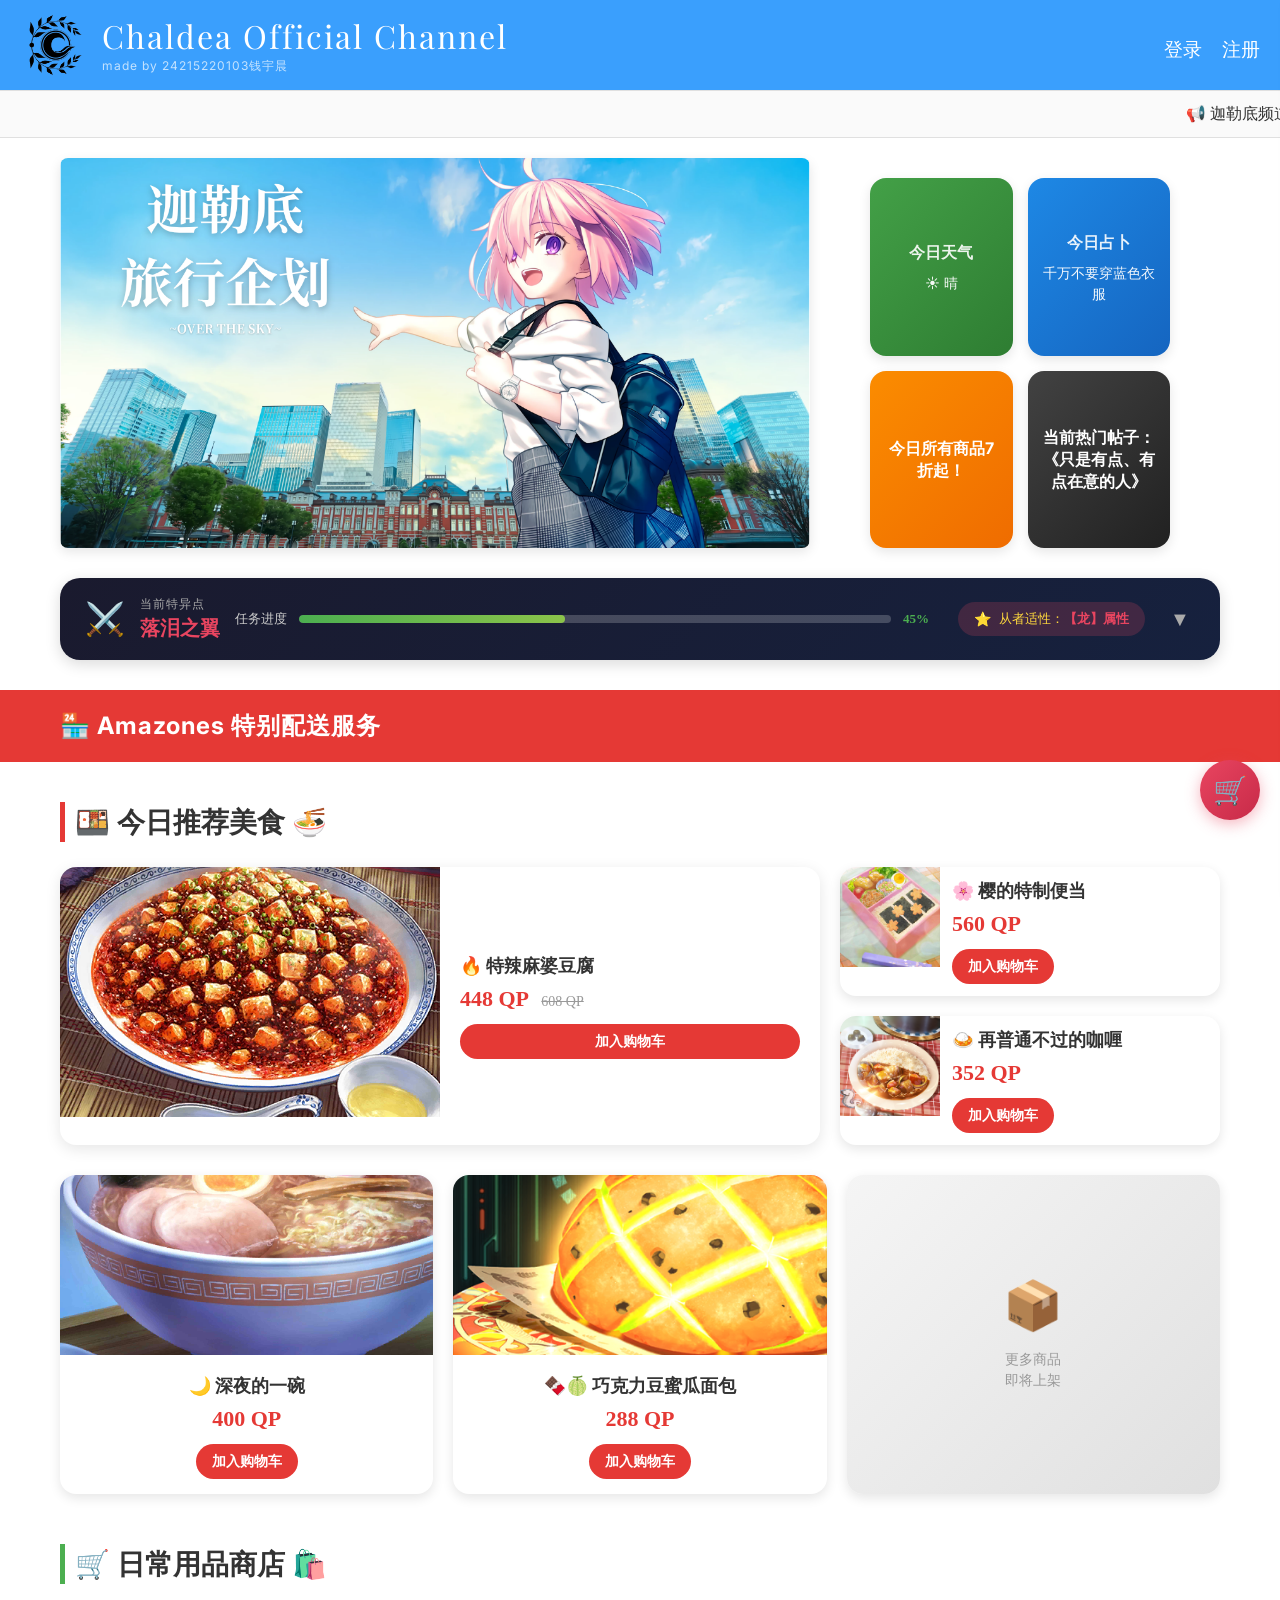
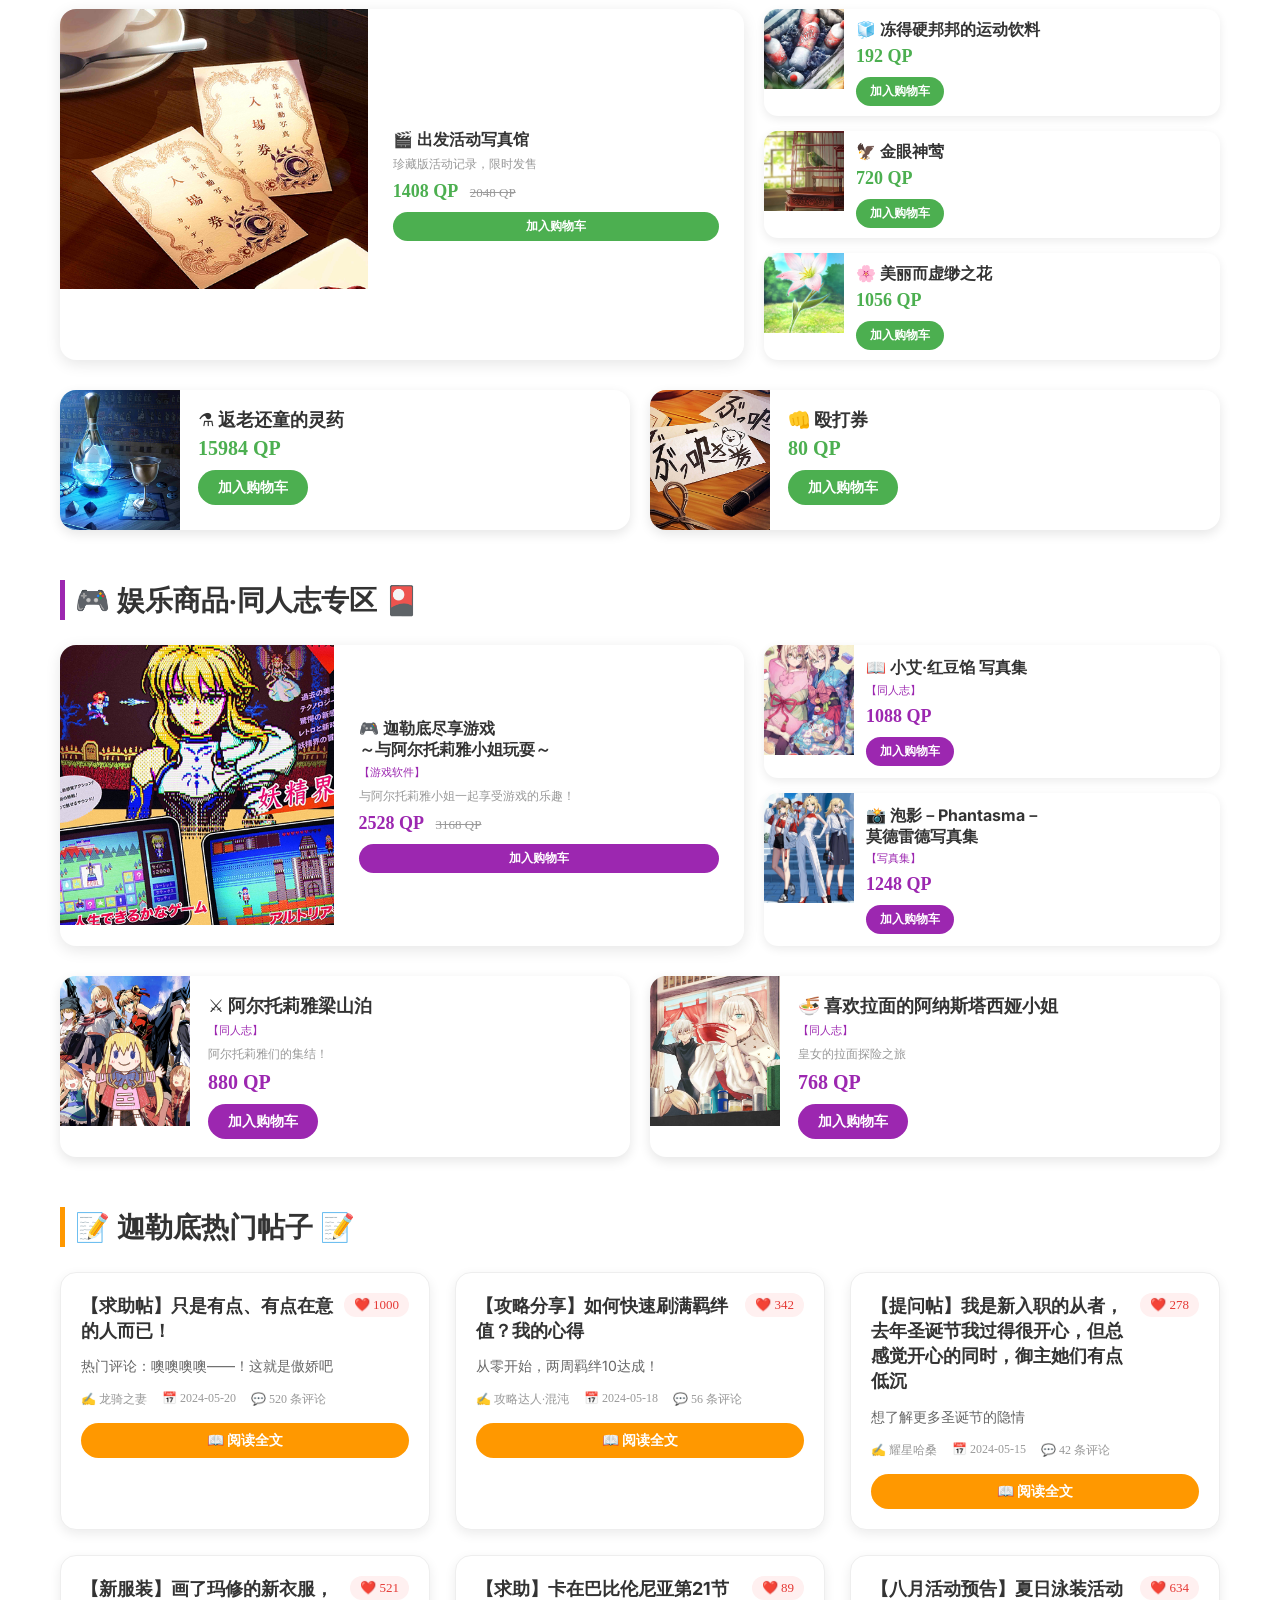
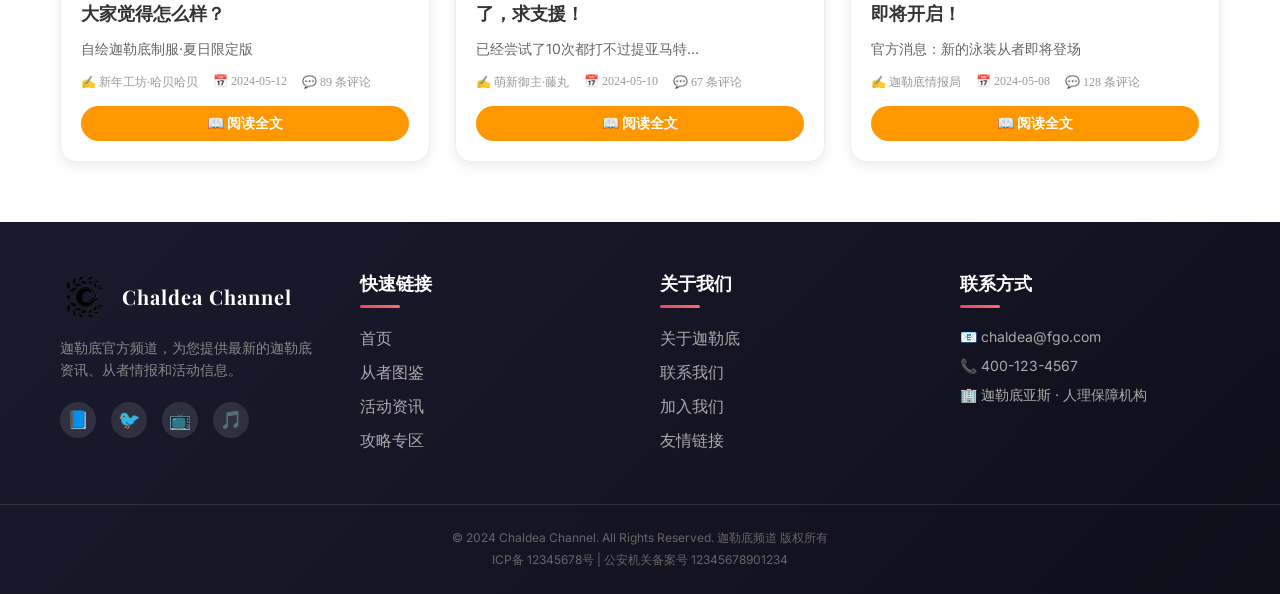
<file: index.html>
<!DOCTYPE html>
<html lang="zh-cn">
<head>
    <meta charset="UTF-8">
    <meta name="viewport" content="width=device-width, initial-scale=1.0">
    <title>Chaldea Channel-迦勒底频道</title>
    
    <!-- 设置网站图标（favicon） -->
    <link rel="icon" type="image/png" href="images/迦勒底.png">
    <link rel="shortcut icon" type="image/png" href="images/迦勒底.png">
    
    <!-- 引入外部CSS文件 -->
    <link rel="stylesheet" href="css/web.css">
    
    <style>
        * {
            margin: 0;
            padding: 0;
            box-sizing: border-box;
        }

        html, body {
            width: 100%;
            height: 100%;
            margin: 0;
            padding: 0;
            border: 0;
        }

        body {
            background-color: #ffffff;
            padding: 0;
            margin: 0;
            display: block;
            overflow-x: hidden;
        }

        .top-blue-bar {
            width: 100%;
            height: 90px; /* 修改：从60px增加到90px，避免图片溢出 */
            background-color: rgb(58, 159, 253);
            margin: 0;
            padding: 0;
            border: none;
            display: block;
            position: relative;
        }
        
        /* 修复图片高度和定位 */
        .logo-img {
            height: 70px;
            width: 70px;
            display: block;
            object-fit: contain; /* 保证图片比例 */
        }

        /* 优化移动端显示 */
        @media (max-width: 768px) {
            .channel-name {
                font-size: 20px !important;
            }
            .nav-link {
                font-size: 14px !important;
            }
            .nav-left {
                gap: 8px !important;
            }
        }

    </style>
</head>
<body>
    <div class="top-blue-bar">
        <!-- 左侧图片 -->
        <div class="nav-left">
            <img src="images/迦勒底.png" alt="迦勒底" class="logo-img">
            <div class="channel-wrapper">
                <span class="channel-name">Chaldea Official Channel</span>
                <span class="channel-subtitle">made by 24215220103钱宇晨</span>
            </div>
        </div>
        <!-- 右侧登录注册 -->
        <div class="nav-right">
            <a href="#" class="nav-link">登录</a>
            <a href="#" class="nav-link">注册</a>
        </div>
    </div>

     <!-- BB倒计时 -->
<div id="bb-countdown-badge" style="
    display: none; 
    position: fixed; 
    top: 15px; 
    left: 50%; 
    transform: translateX(-50%); 
    background-color: #ff0033; 
    color: #ffffff; 
    padding: 10px 25px; 
    font-family: 'Courier New', Courier, monospace; 
    font-size: 22px; 
    font-weight: bold; 
    border-radius: 30px; 
    box-shadow: 0 4px 15px rgba(255, 0, 51, 0.5); 
    z-index: 99999; 
    align-items: center; 
    gap: 8px;
    letter-spacing: 1px;
    animation: pulse-border 1.5s infinite;
">
    <span id="bb-timer-text">00:15</span>
</div>

<style>
@keyframes pulse-border {
    0% { box-shadow: 0 4px 15px rgba(255, 0, 51, 0.5); transform: translateX(-50%) scale(1); }
    50% { box-shadow: 0 4px 25px rgba(255, 0, 51, 0.9); transform: translateX(-50%) scale(1.05); }
    100% { box-shadow: 0 4px 15px rgba(255, 0, 51, 0.5); transform: translateX(-50%) scale(1); }
}
</style>


    <!-- 滚动报幕区域 -->
    <div class="news-ticker">
        <div class="ticker-container">
            <div class="ticker-content" id="tickerContent">
                <span class="news-item">📢 迦勒底频道正式上线！感谢各位从者和御主的支持！</span>
                <span class="news-separator">✦</span>
                <span class="news-item">近日，御主藤丸立香昏迷在床上，其从者皆来探望，等御主醒来时竞在其枕边意外发现一个圣杯，御主表示我不到发生了什么</span>
                <span class="news-separator">✦</span>
                <span class="news-item">5月上旬，阿拉什、诸葛孔明和卡斯特因过度劳累而病倒，再次提醒广大从者们要注意身体</span>
                <span class="news-separator">✦</span>
                <span class="news-item">所长奥尔加玛丽、浅上藤乃、紫苑等人在特异点举行了炙烤蘑菇宴会，感兴趣的从者们可联系：11110000</span>
                <span class="news-separator">✦</span>
                <span class="news-item">爱尔奎特与希耶尔因小事在食堂争执了起来，饭堂员工卫宫好不容易劝阻了二人，事后希耶尔开心地吃起了咖喱并分享给爱尔奎特，爱尔奎特却言："我不吃咖喱。"双方再起了争执。</span>
                <span class="news-separator">✦</span>
                <span class="news-item">5月中旬，莉莉丝和玛修起了争执，二人在灵子模拟室打的不相上下，最后因莉莉丝一直用言语挑衅玛修，被玛修一个光炮打飞了</span>
                <span class="news-separator">✦</span>
                <span class="news-item">去年12月起，迦勒底各处出现许多类似猫的生物，形象酷似爱尔奎特，但爱尔奎特表示："欸~ 完全不知道这是什么生物呢 不过确实和我相像"经过迦勒底的一番调查，确认该生物名为喵姬</span>
                <span class="news-separator">✦</span>
                <span class="news-item">达芬奇亲提醒您，一定要小心网站上来路不明的商品销售信息，以免造成损失！</span>
                <span class="news-separator">✦</span>
                <span class="news-item">听闻最近出现的特异点里有死徒出现，希耶尔干劲满满地赶往特异点，但似乎没发现死徒的踪迹。据本人说："我只记得到达之后不小心碾碎了什么东西，原来那个就是死徒吗？"</span>
                <span class="news-separator">✦</span>
            </div>
        </div>
    </div>

    <!-- 轮播图和功能块行容器 -->
    <div class="content-row">
        <!-- 轮播图区域 -->
        <div class="carousel-section">
            <div class="carousel-container">
                <div class="carousel-wrapper" id="carouselWrapper">

                    <div class="carousel-slide">
                        <a href="live.html">
                            <img src="images/轮换_直播.png" alt="直播间">
                        </a>
                    </div>

                    <div class="carousel-slide">
                        <img src="images/轮换_旅游.png" alt="玛修">
                    </div>
                </div>
            </div>
        </div>

         <!-- 功能矩形块区域 -->
        <div class="feature-grid">
            <div class="feature-item feature-green">
                <div class="weather-text">
                    <div class="weather-title">今日天气</div>
                    <div class="weather-info">☀️ 晴</div>
                </div>
            </div>
            <div class="feature-item feature-blue">
                <div class="zhanbu-text">
                    <div class="weather-title">今日占卜</div>
                    <div class="weather-info">千万不要穿蓝色衣服</div>
                </div>
            </div>
            <div class="feature-item feature-yellow">今日所有商品7折起！</div>
            <div class="feature-item feature-black">当前热门帖子：《只是有点、有点在意的人》</div>
        </div>  <!-- ← 这里要闭合 feature-grid -->
    </div>  <!-- ← 这里要闭合 content-row -->


    <!-- 迦勒底作战任务板块（可折叠） -->
    <div class="mission-board">
        <!-- 折叠按钮区域 - 始终可见 -->
        <div class="mission-collapse-header" id="missionHeader">
            <div class="mission-preview">
                <div class="preview-left">
                    <span class="mission-icon">⚔️</span>
                    <div class="preview-info">
                        <div class="preview-title">当前特异点</div>
                        <div class="preview-name">落泪之翼</div>
                    </div>
                </div>
                <div class="preview-center">
                    <div class="preview-progress">
                        <span class="progress-text">任务进度</span>
                        <div class="progress-bar-small">
                            <div class="progress-fill-small" style="width: 45%;"></div>
                        </div>
                        <span class="progress-percent">45%</span>
                    </div>
                </div>
                <div class="preview-right">
                    <div class="preview-suitability">
                        <span class="suitability-icon">⭐</span>
                        <span class="suitability-text">从者适性：<strong>【龙】属性</strong></span>
                    </div>
                    <div class="collapse-icon" id="collapseIcon">▼</div>
                </div>
            </div>
        </div>
        
        <!-- 详细内容 - 默认隐藏 -->
        <div class="mission-detail" id="missionDetail">
            <div class="mission-content">
                <!-- 左侧：特异点信息 -->
                <div class="mission-info">
                    <div class="info-card">
                        <div class="info-label">📌 当前特异点</div>
                        <div class="info-value special-name">落泪之翼</div>
                    </div>
                    <div class="info-row">
                        <div class="info-card half">
                            <div class="info-label">📍 发生地点</div>
                            <div class="info-value">迦勒底亚斯 · 北美大陆（修正后）</div>
                        </div>
                        <div class="info-card half">
                            <div class="info-label">⏰ 发生时间</div>
                            <div class="info-value">A.D. 2024 · 特异点F之后</div>
                        </div>
                    </div>
                    <div class="info-row">
                        <div class="info-card half">
                            <div class="info-label">📅 任务持续时间</div>
                            <div class="info-value">2024.05.25 - 2024.06.08</div>
                        </div>
                        <div class="info-card half">
                            <div class="info-label">⚠️ 危险等级</div>
                            <div class="info-value danger-level">EX ⚡⚡⚡</div>
                        </div>
                    </div>
                    <div class="info-card full">
                        <div class="info-label">📝 任务概要</div>
                        <div class="info-value">观测到未知的特异点波动，疑似与失落之翼有关。该特异点中出现了大量【龙】属性的敌人，需要优先编入具备龙属性特攻的从者。</div>
                    </div>
                </div>
                
                <!-- 右侧：从者适性 -->
                <div class="mission-suitability">
                    <div class="suitability-title">⭐ 从者适性分析 ⭐</div>
                    <div class="suitability-content">
                        <div class="suitability-tag recommend">
                            <span class="tag-icon">✅</span>
                            <span class="tag-text">优先推荐</span>
                            <span class="tag-desc">持有【龙】属性的从者</span>
                        </div>
                        <div class="suitability-list">
                            <div class="servant-item">
                                <div class="servant-icon">🐉</div>
                                <div class="servant-name">阿尔托莉雅</div>
                                <div class="servant-reason">龙属性 + 对龙特攻</div>
                            </div>
                            <div class="servant-item">
                                <div class="servant-icon">🦕</div>
                                <div class="servant-name">齐格飞</div>
                                <div class="servant-reason">对龙特攻（屠龙者）</div>
                            </div>
                            <div class="servant-item">
                                <div class="servant-icon">⚔️</div>
                                <div class="servant-name">莫德雷德</div>
                                <div class="servant-reason">龙属性 + 高爆发</div>
                            </div>
                            <div class="servant-item">
                                <div class="servant-icon">🏹</div>
                                <div class="servant-name">伊丽莎白</div>
                                <div class="servant-reason">龙属性 + 辅助能力</div>
                            </div>
                        </div>
                        <div class="suitability-warning">
                            <span class="warning-icon">⚠️</span>
                            <span class="warning-text">注意：本次任务禁止编入【兽】属性从者，可能会引发不可预知的反应。</span>
                        </div>
                    </div>
                </div>
            </div>
            
            <!-- 进度条 -->
            <div class="mission-progress">
                <div class="progress-label">任务完成度</div>
                <div class="progress-bar-bg">
                    <div class="progress-bar-fill" style="width: 45%;"></div>
                </div>
                <div class="progress-stats">
                    <span>已完成：45%</span>
                    <span>剩余：55%</span>
                    <span>预计剩余时间：7天</span>
                </div>
            </div>
        </div>
    </div>
        
    
    <!-- Amazones 特别配送服务横框 -->
    <!-- 红色大横框 -->
    <div class="red-bar">
        <div class="red-bar-text">🏪 Amazones 特别配送服务</div>
    </div>

    <!-- 👇 美食外卖选购区域 👇 -->
    <div class="food-menu">
        <div class="food-menu-title">🍱 今日推荐美食 🍜</div>
        
        <!-- 第一行：左边大图 + 右边两个小图 -->
        <div class="food-row food-row-first">
            <!-- 左边大图：特辣麻婆豆腐 -->
            <div class="food-card food-card-large">
                <img src="images/特辣麻婆豆腐.png" alt="特辣麻婆豆腐">
                <div class="food-info">
                    <div class="food-name">🔥 特辣麻婆豆腐</div>
                    <div class="food-price">448 QP <span class="food-origin-price">608 QP</span></div>
                    <button class="order-btn">加入购物车</button>
                </div>
            </div>
            
            <!-- 右边两个小图 -->
            <div class="food-small-group">
                <div class="food-card food-card-small">
                    <img src="images/樱的特制便当.png" alt="樱的特制便当">
                    <div class="food-info">
                        <div class="food-name">🌸 樱的特制便当</div>
                        <div class="food-price">560 QP</div>
                        <button class="order-btn">加入购物车</button>
                    </div>
                </div>
                <div class="food-card food-card-small">
                    <img src="images/再普通不过的咖喱.png" alt="再普通不过的咖喱">
                    <div class="food-info">
                        <div class="food-name">🍛 再普通不过的咖喱</div>
                        <div class="food-price">352 QP</div>
                        <button class="order-btn">加入购物车</button>
                    </div>
                </div>
            </div>
        </div>
        
        <!-- 第二行：三个均匀排列的商品 -->
        <div class="food-row food-row-second">
            <div class="food-card food-card-medium">
                <img src="images/深夜的一碗.png" alt="深夜的一碗">
                <div class="food-info">
                    <div class="food-name">🌙 深夜的一碗</div>
                    <div class="food-price">400 QP</div>
                    <button class="order-btn">加入购物车</button>
                </div>
            </div>
            <div class="food-card food-card-medium">
                <img src="images/巧克力豆蜜瓜面包.png" alt="巧克力豆蜜瓜面包">
                <div class="food-info">
                    <div class="food-name">🍫🍈 巧克力豆蜜瓜面包</div>
                    <div class="food-price">288 QP</div>
                    <button class="order-btn">加入购物车</button>
                </div>
            </div>
            <div class="food-card food-card-medium food-placeholder">
                <div class="coming-soon">
                    <span>📦</span>
                    <p>更多商品<br>即将上架</p>
                </div>
            </div>
        </div>
    </div>


        <!-- 👇 日常用品购买区域 👇 -->
    <div class="daily-goods">
        <div class="daily-goods-title">🛒 日常用品商店 🛍️</div>
        
        <!-- 第一行：左边大图 -->
        <div class="daily-row daily-row-first">
            <!-- 左边大图：出发活动写真馆 -->
            <div class="daily-card daily-card-large">
                <img src="images/出发活动写真馆.png" alt="出发活动写真馆">
                <div class="daily-info">
                    <div class="daily-name">🎬 出发活动写真馆</div>
                    <div class="daily-desc">珍藏版活动记录，限时发售</div>
                    <div class="daily-price">1408 QP <span class="daily-origin-price">2048 QP</span></div>
                    <button class="daily-order-btn">加入购物车</button>
                </div>
            </div>
            
            <!-- 右边三个小图（竖向排列） -->
            <div class="daily-small-group">
                <div class="daily-card daily-card-small">
                    <img src="images/冻得硬邦邦的运动饮料.png" alt="冻得硬邦邦的运动饮料">
                    <div class="daily-info">
                        <div class="daily-name">🧊 冻得硬邦邦的运动饮料</div>
                        <div class="daily-price">192 QP</div>
                        <button class="daily-order-btn">加入购物车</button>
                    </div>
                </div>
                <div class="daily-card daily-card-small">
                    <img src="images/金眼神莺.png" alt="金眼神莺">
                    <div class="daily-info">
                        <div class="daily-name">🦅 金眼神莺</div>
                        <div class="daily-price">720 QP</div>
                        <button class="daily-order-btn">加入购物车</button>
                    </div>
                </div>
                <div class="daily-card daily-card-small">
                    <img src="images/美丽而虚缈之花.png" alt="美丽而虚缈之花">
                    <div class="daily-info">
                        <div class="daily-name">🌸 美丽而虚缈之花</div>
                        <div class="daily-price">1056 QP</div>
                        <button class="daily-order-btn">加入购物车</button>
                    </div>
                </div>
            </div>
        </div>
        
        <!-- 第二行：两个商品并排 -->
        <div class="daily-row daily-row-second">
            <div class="daily-card daily-card-medium">
                <img src="images/返老还童的灵药.png" alt="返老还童的灵药">
                <div class="daily-info">
                    <div class="daily-name">⚗️ 返老还童的灵药</div>
                    <div class="daily-price">15984 QP</div>
                    <button class="daily-order-btn">加入购物车</button>
                </div>
            </div>
            <div class="daily-card daily-card-medium">
                <img src="images/殴打券.png" alt="殴打券">
                <div class="daily-info">
                    <div class="daily-name">👊 殴打券</div>
                    <div class="daily-price">80 QP</div>
                    <button class="daily-order-btn">加入购物车</button>
                </div>
            </div>
        </div>
    </div>


    <!-- 👇 娱乐商品（同人志/游戏）区域 👇 -->
    <div class="entertainment-goods">
        <div class="entertainment-title">🎮 娱乐商品·同人志专区 🎴</div>
        
        <!-- 第一行：左边大图 -->
        <div class="entertainment-row entertainment-row-first">
            <div class="entertainment-card entertainment-card-large">
                <img src="images/迦勒底尽享游戏_～与阿尔托莉雅小姐玩耍～.png" alt="迦勒底尽享游戏～与阿尔托莉雅小姐玩耍～">
                <div class="entertainment-info">
                    <div class="entertainment-name">🎮 迦勒底尽享游戏<br>～与阿尔托莉雅小姐玩耍～</div>
                    <div class="entertainment-type">【游戏软件】</div>
                    <div class="entertainment-desc">与阿尔托莉雅小姐一起享受游戏的乐趣！</div>
                    <div class="entertainment-price">2528 QP <span class="entertainment-origin-price">3168 QP</span></div>
                    <button class="entertainment-order-btn">加入购物车</button>
                </div>
            </div>
            
            <div class="entertainment-small-group">
                <div class="entertainment-card entertainment-card-small">
                    <img src="images/小艾_红豆馅_写真集.png" alt="小艾_红豆馅_写真集">
                    <div class="entertainment-info">
                        <div class="entertainment-name">📖 小艾·红豆馅 写真集</div>
                        <div class="entertainment-type">【同人志】</div>
                        <div class="entertainment-price">1088 QP</div>
                        <button class="entertainment-order-btn">加入购物车</button>
                    </div>
                </div>
                <div class="entertainment-card entertainment-card-small">
                    <img src="images/泡影－Phantasma－莫德雷德写真集.png" alt="泡影－Phantasma－莫德雷德写真集">
                    <div class="entertainment-info">
                        <div class="entertainment-name">📸 泡影－Phantasma－<br>莫德雷德写真集</div>
                        <div class="entertainment-type">【写真集】</div>
                        <div class="entertainment-price">1248 QP</div>
                        <button class="entertainment-order-btn">加入购物车</button>
                    </div>
                </div>
            </div>
        </div>
        
        <!-- 第二行：两个商品并排 -->
        <div class="entertainment-row entertainment-row-second">
            <div class="entertainment-card entertainment-card-medium">
                <img src="images/阿尔托莉雅梁山泊.png" alt="阿尔托莉雅梁山泊">
                <div class="entertainment-info">
                    <div class="entertainment-name">⚔️ 阿尔托莉雅梁山泊</div>
                    <div class="entertainment-type">【同人志】</div>
                    <div class="entertainment-desc">阿尔托莉雅们的集结！</div>
                    <div class="entertainment-price">880 QP</div>
                    <button class="entertainment-order-btn">加入购物车</button>
                </div>
            </div>
            <div class="entertainment-card entertainment-card-medium">
                <img src="images/喜欢拉面的阿纳斯塔西娅小姐.png" alt="喜欢拉面的阿纳斯塔西娅小姐">
                <div class="entertainment-info">
                    <div class="entertainment-name">🍜 喜欢拉面的阿纳斯塔西娅小姐</div>
                    <div class="entertainment-type">【同人志】</div>
                    <div class="entertainment-desc">皇女的拉面探险之旅</div>
                    <div class="entertainment-price">768 QP</div>
                    <button class="entertainment-order-btn">加入购物车</button>
                </div>
            </div>
        </div>
    </div>


        <!-- 👇 在这里添加帖子板块 👇 -->
    <div class="posts-section">
        <div class="posts-title">📝 迦勒底热门帖子 📝</div>
        <div class="posts-list" id="postsList"></div>
        <div id="postModal" class="post-modal">
            <div class="post-modal-content">
                <div class="post-modal-header">
                    <h3 id="modalTitle"></h3>
                    <span class="post-modal-close" onclick="closePostModal()">&times;</span>
                </div>
                <div class="post-modal-body" id="modalContent"></div>
                <!-- 评论区域 -->
                <div class="post-comments-section" id="postCommentsSection">
                    <div class="comments-title">💬 评论区</div>
                    <div class="comments-list" id="commentsList"></div>
                    <div class="comment-input-area">
                        <textarea id="commentText" placeholder="写下你的评论..." rows="3"></textarea>
                        <button class="submit-comment-btn" onclick="submitComment()">发表评论</button>
                    </div>
                </div>
            </div>
        </div>


        <!-- ========== 登录弹窗 ========== -->
    <div id="loginModal" class="auth-modal">
        <div class="auth-modal-content">
            <div class="auth-modal-header">
                <h3>🔐 登录迦勒底频道</h3>
                <span class="auth-close" onclick="closeLoginModal()">&times;</span>
            </div>
            <div class="auth-modal-body">
                <div class="auth-tabs">
                    <button class="auth-tab active" onclick="switchAuthTab('login')">登录</button>
                    <button class="auth-tab" onclick="switchAuthTab('register')">注册</button>
                </div>
                
                <!-- 登录表单 -->
                <div id="loginForm" class="auth-form">
                    <div class="input-group">
                        <label>📝 用户名</label>
                        <input type="text" id="loginUsername" placeholder="请输入用户名">
                    </div>
                    <div class="input-group">
                        <label>🔒 密码</label>
                        <input type="password" id="loginPassword" placeholder="请输入密码">
                    </div>
                    <button class="auth-btn" onclick="doLogin()">登 录</button>
                    <p id="loginMsg" class="auth-msg"></p>
                </div>
                
                <!-- 注册表单 -->
                <div id="registerForm" class="auth-form" style="display: none;">
                    <div class="input-group">
                        <label>👤 用户名</label>
                        <input type="text" id="regName" placeholder="请输入用户名">
                    </div>
                    <div class="input-group">
                        <label>🏷️ 身份</label>
                        <div class="radio-group">
                            <label class="radio-label">
                                <input type="radio" name="role" value="从者" checked> ⚔️ 从者
                            </label>
                            <label class="radio-label">
                                <input type="radio" name="role" value="职员"> 🏢 职员
                            </label>
                        </div>
                    </div>
                    <div class="input-group">
                        <label>🔒 密码</label>
                        <input type="password" id="regPassword" placeholder="请输入密码">
                    </div>
                    <div class="input-group">
                        <label>✓ 确认密码</label>
                        <input type="password" id="regConfirmPassword" placeholder="请再次输入密码">
                    </div>
                    <button class="auth-btn" onclick="doRegister()">注 册</button>
                    <p id="registerMsg" class="auth-msg"></p>
                </div>
            </div>
        </div>
    </div>

    

</div>

        <!-- ========== 页脚 ========== -->
    <footer class="footer">
        <div class="footer-content">
            <div class="footer-section">
                <div class="footer-logo">
                    <img src="images/迦勒底.png" alt="迦勒底" class="footer-logo-img">
                    <span class="footer-site-name">Chaldea Channel</span>
                </div>
                <p class="footer-desc">迦勒底官方频道，为您提供最新的迦勒底资讯、从者情报和活动信息。</p>
                <div class="footer-social">
                    <a href="#" class="social-link">📘</a>
                    <a href="#" class="social-link">🐦</a>
                    <a href="#" class="social-link">📺</a>
                    <a href="#" class="social-link">🎵</a>
                </div>
            </div>
            
            <div class="footer-section">
                <h4>快速链接</h4>
                <ul>
                    <li><a href="#">首页</a></li>
                    <li><a href="#">从者图鉴</a></li>
                    <li><a href="#">活动资讯</a></li>
                    <li><a href="#">攻略专区</a></li>
                </ul>
            </div>
            
            <div class="footer-section">
                <h4>关于我们</h4>
                <ul>
                    <li><a href="#">关于迦勒底</a></li>
                    <li><a href="#">联系我们</a></li>
                    <li><a href="#">加入我们</a></li>
                    <li><a href="#">友情链接</a></li>
                </ul>
            </div>
            
            <div class="footer-section">
                <h4>联系方式</h4>
                <ul class="contact-info">
                    <li>📧 chaldea@fgo.com</li>
                    <li>📞 400-123-4567</li>
                    <li>🏢 迦勒底亚斯 · 人理保障机构</li>
                </ul>
            </div>
        </div>
        
        <div class="footer-bottom">
            <p>&copy; 2024 Chaldea Channel. All Rights Reserved. 迦勒底频道 版权所有</p>
            <p>ICP备 12345678号 | 公安机关备案号 12345678901234</p>
        </div>
    </footer>

        <!-- ========== 购物车浮标 ========== -->
    <div class="cart-float" id="cartFloat" onclick="toggleCartSidebar()">
        <div class="cart-icon">
            🛒
        </div>
        <span class="cart-badge" id="cartBadge">0</span>
    </div>

    <!-- ========== 购物车侧边栏 ========== -->
    <div class="cart-sidebar" id="cartSidebar">
        <div class="cart-sidebar-header">
            <h3>🛒 购物车</h3>
            <button class="cart-close" onclick="toggleCartSidebar()">&times;</button>
        </div>
        <div class="cart-sidebar-body" id="cartItemsList">
            <div class="cart-empty">
                🛍️ 购物车还是空的<br>
                快去添加一些商品吧！
            </div>
        </div>
        <div class="cart-sidebar-footer" id="cartFooter" style="display: none;">
            <div class="cart-total">
                <span>总计：</span>
                <span class="cart-total-price" id="cartTotalPrice">￥0</span>
            </div>
            <button class="cart-checkout" onclick="checkout()">去结算</button>
            <button class="cart-clear" onclick="clearCart()">清空购物车</button>
        </div>
    </div>

    <!-- 遮罩层 -->
    <div class="cart-overlay" id="cartOverlay" onclick="toggleCartSidebar()"></div>

    <script>
        // 滚动报幕脚本
        const tickerContent = document.getElementById('tickerContent');
        const tickerContainer = document.querySelector('.ticker-container');
        
        let speed = 1.5;
        let currentPosition = 0;
        let animationId = null;
        let isScrolling = true;
        
        let contentWidth = tickerContent.scrollWidth;
        let containerWidth = tickerContainer.clientWidth;
        
        currentPosition = containerWidth;
        tickerContent.style.transform = `translateX(${currentPosition}px)`;
        
        function scrollNews() {
            if (!isScrolling) return;
            currentPosition -= speed;
            if (currentPosition <= -contentWidth) {
                currentPosition = containerWidth;
            }
            tickerContent.style.transform = `translateX(${currentPosition}px)`;
            animationId = requestAnimationFrame(scrollNews);
        }
        
        window.addEventListener('resize', function() {
            contentWidth = tickerContent.scrollWidth;
            containerWidth = tickerContainer.clientWidth;
            if (currentPosition <= -contentWidth) {
                currentPosition = containerWidth;
                tickerContent.style.transform = `translateX(${currentPosition}px)`;
            }
        });
        
        tickerContainer.addEventListener('mouseenter', function() {
            isScrolling = false;
            if (animationId) {
                cancelAnimationFrame(animationId);
                animationId = null;
            }
        });
        
        tickerContainer.addEventListener('mouseleave', function() {
            if (!isScrolling) {
                isScrolling = true;
                animationId = requestAnimationFrame(scrollNews);
            }
        });
        
        animationId = requestAnimationFrame(scrollNews);
        
        // 轮播图脚本
        let currentSlide = 0;
        const slides = document.querySelectorAll('.carousel-slide');
        const wrapper = document.getElementById('carouselWrapper');
        const totalSlides = slides.length;
        
        // 添加循环克隆（可选，实现无缝轮播）
        if (totalSlides > 1) {
            // 克隆第一张和最后一张实现无缝循环
            const firstClone = slides[0].cloneNode(true);
            const lastClone = slides[totalSlides - 1].cloneNode(true);
            wrapper.appendChild(firstClone);
            wrapper.insertBefore(lastClone, slides[0]);
            
            // 重新获取slides
            const newSlides = document.querySelectorAll('.carousel-slide');
            const newTotalSlides = newSlides.length;
            
            // 设置初始位置到真正的第一张
            wrapper.style.transform = `translateX(-100%)`;
            currentSlide = 1;
            
            function nextSlide() {
                currentSlide++;
                wrapper.style.transform = `translateX(-${currentSlide * 100}%)`;
                wrapper.style.transition = 'transform 0.5s ease-in-out';
                
                // 到达克隆的末尾时，瞬间跳回
                if (currentSlide === newTotalSlides - 1) {
                    setTimeout(() => {
                        wrapper.style.transition = 'none';
                        currentSlide = 1;
                        wrapper.style.transform = `translateX(-${currentSlide * 100}%)`;
                        setTimeout(() => {
                            wrapper.style.transition = 'transform 0.5s ease-in-out';
                        }, 50);
                    }, 500);
                }
                
                // 到达开头的克隆时，瞬间跳回
                if (currentSlide === 0) {
                    setTimeout(() => {
                        wrapper.style.transition = 'none';
                        currentSlide = newTotalSlides - 2;
                        wrapper.style.transform = `translateX(-${currentSlide * 100}%)`;
                        setTimeout(() => {
                            wrapper.style.transition = 'transform 0.5s ease-in-out';
                        }, 50);
                    }, 500);
                }
            }
            
            setInterval(nextSlide, 3000);
        } else {
            // 只有一张图片时，不轮播
            setInterval(nextSlide, 3000);
        }

            // ========== 帖子板块数据 ==========
    // 帖子数据数组
    const postsData = [
        {
            id: 1,
            title: "【求助帖】只是有点、有点在意的人而已！",
            summary: "热门评论：噢噢噢噢——！这就是傲娇吧",
            content: "首先感谢迦勒底还有这么个平台能供我诉说心事，不，其实也不算是心事啦。总而言之，事情的开端是某天早上，我像往常一样从房间里出来，正打算喝杯红茶并品鉴下新出的点心。这时，我看到那个人也在走廊里，他自然地冲着我微笑，我当然并没有感到什么害羞啊、什么爱慕之情，这种东西怎么可能产生嘛！那个英雄......一想到他的那张脸，我就觉得心烦！不过，还是说的有些过火了呢。咳咳，总之回到正题吧，不知道迦勒底的各位豪杰碰到这种情况会如何应对呢？每天这样应对那个人实在让我烦心，恳请各位能给出一些建议。......还有，嘛，快要夏天了嘛...就是说在泳衣方面的挑选也请多多指教了。虽然两个请求同时发表在一个帖子上，但是啊，绝对没任何关联噢！\n\n📸 附：被采纳建议会赏1000万QP\n\n再次麻烦大家了",
            author: "龙骑之妻",
            date: "2024-05-20",
            likes: 1000,
            comments: 520,
            commentsList: [
                { id: 1, author: "胡子宅", content: "噢噢噢噢——！这就是傲娇吧！", likes: 256, date: "2024-05-20", avatar: "👤" },
                { id: 2, author: "齐格飞", content: "遇到讨厌的人，确实会很麻烦呢", likes: 128, date: "2024-05-20", avatar: "🐉" },
                { id: 3, author: "爱意-布", content: "我完全能明白......有时会控制不住地用剑捅穿对方，呵呵...得尽快解决这种烦恼才好噢", likes: 89, date: "2024-05-21", avatar: "🛡️" },
                { id: 4, author: "纸蝙蝠", content: "虽说也轮不到我来说啦，这栋楼里的人是不是都有点不正常（？", likes: 45, date: "2024-05-21", avatar: "👨‍⚕️" }
            ]
        },
        {
            id: 2,
            title: "【攻略分享】如何快速刷满羁绊值？我的心得",
            summary: "从零开始，两周羁绊10达成！",
            content: "大家好，我是迦勒底的老御主了。今天分享下我的刷羁绊经验：\n\n1. 优先选择「迦勒底之门」的日常本\n2. 带上增加羁绊的礼装「午餐时光」\n3. 利用活动期间的加成\n4. 后排放置想要练羁绊的从者\n\n目前我已经刷满了5个从者的羁绊10，欢迎大家交流心得！",
            author: "攻略达人·混沌",
            date: "2024-05-18",
            likes: 342,
            comments: 56,
            commentsList: [
                { id: 1, author: "在意的魔术师", content: "总感觉在别的地方看到过其他的版本...", likes: 256, date: "2024-05-20", avatar: "👤" },
                { id: 2, author: "冥界女神", content: "如果能和御主一起去就好了", likes: 128, date: "2024-05-20", avatar: "🐉" },
                { id: 3, author: "蛾尔伏提", content: "呜哇~为了人理的未来，御主还真是勤劳呢", likes: 89, date: "2024-05-21", avatar: "🛡️" }
            ]
        },
        {
            id: 3,
            title: "【提问帖】我是新入职的从者，去年圣诞节我过得很开心，但总感觉开心的同时，御主她们有点低沉",
            summary: "想了解更多圣诞节的隐情",
            content: "感谢点开这个帖子的人，事情是这样的，圣诞节那天，我与其他从者一起帮忙布置圣诞节的装饰，也见到了当届和历届的圣诞老人。总而言之就是，大家打打闹闹玩的开心的同时也收到了圣诞礼物，但是当大家一起吃草莓蛋糕的时候，御主的脸好像闪过了什么，随后她和大家吃完后也带了一块回房间，我好在意",
            author: "耀星哈桑",
            date: "2024-05-15",
            likes: 278,
            comments: 42,
            commentsList: [
                { id: 1, author: "不死鸟", content: "这个啊......是和我们的前员工有关的事，不仅是藤丸那家伙，迦勒底的大家，包括我也十分尊敬他。", likes: 256, date: "2024-05-20", avatar: "👤" },
                { id: 2, author: "达芬奇亲", content: "那个人，在我的记忆中被称作笨蛋，也一直被特异点的从者们嫌弃。但是啊，那样的人大家在那时都愿意帮助他、回应他，因为一旦了解就能知道，他确实是个愚者，但是个从始至终都没有为自己考虑过的愚者", likes: 89, date: "2024-05-21", avatar: "🛡️" },
                { id: 3, author: "库哈哈", content: "死之余烬有时也会闪出火光，等待并心怀希望吧", likes: 128, date: "2024-05-20", avatar: "🐉" },
                { id: 2, author: "魔法☆梅莉", content: "过去，在我的直播间里时不时能看到他噢。最近变得有点冷清了呢。", likes: 128, date: "2024-05-20", avatar: "🐉" }
            ]
        },
        {
            id: 4,
            title: "【新服装】画了玛修的新衣服，大家觉得怎么样？",
            summary: "自绘迦勒底制服·夏日限定版",
            content: "最近天气热了，给玛修画了一套夏日制服！\n\n（图片：玛修夏日服设计图）\n\n灵感来源于海边的浪花和盾牌的纹路。\n吾等已经迫不及待地看到玛修穿上这身衣服的样子了，克莱恩小姐也激动得快要晕过去了\n\nPS：下次帮谁设计好呢？请各位在评论区告诉我～",
            author: "新年工坊·哈贝哈贝",
            date: "2024-05-12",
            likes: 521,
            comments: 89,
            commentsList: [
                { id: 1, author: "御主P", content: "很可爱的玛修，使我疯狂旋转！！！（附上玛修的可爱泳装照）", likes: 256, date: "2024-05-20", avatar: "👤" },
                { id: 2, author: "热情的唇", content: "如果能帮我设计的话...不，还是算了吧，毕竟我的尺码有点刁难人", likes: 128, date: "2024-05-20", avatar: "🐉" },
                { id: 3, author: "灵衣制作坊·克莱克莱", content: "虽说早早地就在哈贝那里看过了设计图，也帮忙制作了实物出来...但是亲眼看到服装穿在本人身上，真的是——好推！好尊！简直是绝配！啊，能把这样的衣服做出来真是太好了！！！", likes: 89, date: "2024-05-21", avatar: "🛡️" }
            ]
        },
        {
            id: 5,
            title: "【求助】卡在巴比伦尼亚第21节了，求支援！",
            summary: "已经尝试了10次都打不过提亚马特...",
            content: "如题，我的队伍配置：\n- 玛修（Lv80）\n- 吉尔伽美什（Lv90）\n- 支援找的梅林\n- 后备：贞德、阿拉什、学妹\n\n每次打到最后一管血就被团灭了，求大佬推荐阵容！\n\n或者有哪位御主能把强力从者挂支援位吗？万分感谢！",
            author: "萌新御主·藤丸",
            date: "2024-05-10",
            likes: 89,
            comments: 67,
            commentsList: [
                { id: 1, author: "古巴比伦术.超级贤王", content: "笨蛋，把那个神秘助战借用一下，肯定打得过！打不过，本王就再叫多几个本王过来好了", likes: 256, date: "2024-05-20", avatar: "👤" },
                { id: 2, author: "冥界女神", content: "欸欸欸——还打不过吗？！怎么办......我会再拼命一下的，坚持住，我立刻来", likes: 128, date: "2024-05-20", avatar: "🐉" },
                { id: 3, author: "提亚妈妈", content: "崽呀，在打另一个我的时候而陷入危机了吗？妈妈这就来帮你，还有你忘带的便当也给你带过来了，打完一起和大家分着吃吧", likes: 89, date: "2024-05-21", avatar: "🛡️" }
            ]
        },
        {
            id: 6,
            title: "【八月活动预告】夏日泳装活动即将开启！",
            summary: "官方消息：新的泳装从者即将登场",
            content: "据迦勒底官方消息，今年的夏日泳装活动将于八月开启！\n\n🌟 预计新从者：\n- ★5 嘴上不饶人的恶魔系狂战士\n- ★4 十分豪迈的船长\n- ★4 眼神带着些许危险气息的女王殿下\n\n🎁 登录奖励：\n活动期间每日登录送圣晶石×3\n\n准备好你们的圣晶石了吗？",
            author: "迦勒底情报局",
            date: "2024-05-08",
            likes: 634,
            comments: 128,
            commentsList: [
                { id: 1, author: "胡子宅", content: "终于到这个时候了——！夏天，泳装！可以肆无忌惮地看着漂亮小姐姐真hajsisnakdgsakka", likes: 256, date: "2024-05-20", avatar: "👤" },
                { id: 2, author: "御主P", content: "我推终于有泳装了！", likes: 128, date: "2024-05-20", avatar: "🐉" },
                { id: 3, author: "Light", content: "Master,夏天的时候要多注意补水噢", likes: 89, date: "2024-05-21", avatar: "🛡️" }
            ]
        }
    ];

        // 存储评论点赞的key
    const COMMENT_LIKES_KEY = 'chaldea_comment_likes';

    // 生成帖子列表HTML
    function renderPostsList() {
        const postsList = document.getElementById('postsList');
        if (!postsList) return;
        
        let html = '';
        postsData.forEach(post => {
            html += `
                <div class="post-card" data-id="${post.id}">
                    <div class="post-card-header">
                        <h3 class="post-title">${post.title}</h3>
                        <span class="post-likes">❤️ ${post.likes}</span>
                    </div>
                    <div class="post-summary">${post.summary}</div>
                    <div class="post-meta">
                        <span>✍️ ${post.author}</span>
                        <span>📅 ${post.date}</span>
                        <span>💬 ${post.comments} 条评论</span>
                    </div>
                    <button class="view-post-btn" onclick="viewPost(${post.id})">📖 阅读全文</button>
                </div>
            `;
        });
        postsList.innerHTML = html;
    }

    // 查看帖子内容
    function viewPost(postId) {
        const post = postsData.find(p => p.id === postId);
        if (!post) return;
        
        // 设置弹窗内容
        document.getElementById('modalTitle').innerHTML = post.title;
        
        // 格式化内容（保留换行）
        const contentHtml = `
            <div class="post-detail-meta">
                <span>✍️ 作者：${post.author}</span>
                <span>📅 发布时间：${post.date}</span>
                <span>❤️ 点赞：${post.likes}</span>
                <span>💬 评论：${post.commentsList ? post.commentsList.length : 0} 条评论</span>
            </div>
            <div class="post-detail-content">
                ${post.content.replace(/\n/g, '<br>')}
            </div>
            <div class="post-detail-footer">
                <button class="like-btn" onclick="likePost(${post.id})">👍 点赞</button>
            </div>
        `;
        
        document.getElementById('modalContent').innerHTML = contentHtml;
        
        // 显示评论区域
        renderComments(postId);
        
        // 保存当前帖子ID，用于发表评论
        window.currentPostId = postId;
        
        // 显示弹窗
        document.getElementById('postModal').style.display = 'block';
        document.body.style.overflow = 'hidden';
    }
    
    // 渲染评论列表
    function renderComments(postId) {
        const post = postsData.find(p => p.id === postId);
        const commentsListDiv = document.getElementById('commentsList');
        
        // 如果评论区元素不存在，就不执行
        if (!commentsListDiv) return;
        
        if (!post || !post.commentsList || post.commentsList.length === 0) {
            commentsListDiv.innerHTML = '<div class="no-comments">还没有评论，快来抢沙发吧~</div>';
            return;
        }
        
        // 获取评论点赞状态
        const likedComments = JSON.parse(localStorage.getItem(COMMENT_LIKES_KEY) || '{}');
        
        let html = '';
        post.commentsList.forEach(comment => {
            const isLiked = likedComments[`${postId}_${comment.id}`] || false;
            html += `
                <div class="comment-item" data-comment-id="${comment.id}">
                    <div class="comment-avatar">${comment.avatar || '👤'}</div>
                    <div class="comment-content">
                        <div class="comment-header">
                            <span class="comment-author">${comment.author}</span>
                            <span class="comment-date">${comment.date}</span>
                        </div>
                        <div class="comment-text">${comment.content}</div>
                        <div class="comment-footer">
                            <button class="comment-like-btn ${isLiked ? 'liked' : ''}" onclick="likeComment(${postId}, ${comment.id})">
                                👍 ${comment.likes || 0}
                            </button>
                        </div>
                    </div>
                </div>
            `;
        });
        
        commentsListDiv.innerHTML = html;
    }

        // 关闭帖子详情弹窗
    function closePostModal() {
        const modal = document.getElementById('postModal');
        if (modal) {
            modal.style.display = 'none';
            document.body.style.overflow = 'auto';
        }
    }

    // 点赞帖子
    function likePost(postId) {
        const post = postsData.find(p => p.id === postId);
        if (post) {
            post.likes++;
            // 刷新帖子列表
            renderPostsList();
            // 如果弹窗是打开的，刷新弹窗内容
            const modal = document.getElementById('postModal');
            if (modal && modal.style.display === 'block') {
                // 重新渲染当前帖子内容
                const currentPostId = window.currentPostId;
                if (currentPostId === postId) {
                    viewPost(postId);
                }
            }
            showToast('点赞成功！');
        }
    }

    // 统一处理所有弹窗的点击外部关闭
    window.addEventListener('click', function(event) {
        const postModal = document.getElementById('postModal');
        if (event.target === postModal) {
            closePostModal();
        }
        const loginModal = document.getElementById('loginModal');
        if (event.target === loginModal) {
            closeLoginModal();
        }
    });
    
    // 点赞评论
    function likeComment(postId, commentId) {
        const post = postsData.find(p => p.id === postId);
        const comment = post.commentsList.find(c => c.id === commentId);
        
        if (comment) {
            const likedComments = JSON.parse(localStorage.getItem(COMMENT_LIKES_KEY) || '{}');
            const key = `${postId}_${commentId}`;
            
            if (likedComments[key]) {
                // 取消点赞
                likedComments[key] = false;
                comment.likes = (comment.likes || 0) - 1;
            } else {
                // 点赞
                likedComments[key] = true;
                comment.likes = (comment.likes || 0) + 1;
            }
            
            localStorage.setItem(COMMENT_LIKES_KEY, JSON.stringify(likedComments));
            renderComments(postId);
        }
    }
    
    // 发表评论
    function submitComment() {
        const commentText = document.getElementById('commentText').value.trim();
        if (!commentText) {
            showToast('请输入评论内容');
            return;
        }
        
        const currentUser = getCurrentUser();
        if (!currentUser) {
            showToast('请先登录后再发表评论');
            closePostModal();
            openLoginModal();
            return;
        }
        
        const postId = window.currentPostId;
        const post = postsData.find(p => p.id === postId);
        
        if (post) {
            // 获取用户角色对应的头像
            let avatar = '👤';
            let displayName = currentUser.username;
            if (currentUser.role === '从者') {
                avatar = '⚔️';
                displayName = currentUser.username + ' (从者)';
            } else if (currentUser.role === '御主') {
                avatar = '👑';
                displayName = currentUser.username + ' (御主)';
            } else if (currentUser.role === '职员') {
                avatar = '🏢';
                displayName = currentUser.username + ' (职员)';
            }
            
            // 添加新评论
            const newComment = {
                id: Date.now(),
                author: displayName,
                content: commentText,
                likes: 0,
                date: new Date().toISOString().slice(0, 10),
                avatar: avatar
            };
            
            if (!post.commentsList) {
                post.commentsList = [];
            }
            post.commentsList.push(newComment);
            
            // 清空输入框
            document.getElementById('commentText').value = '';
            
            // 重新渲染评论
            renderComments(postId);
            showToast('评论发表成功！');
        }
    }

    // 初始化帖子板块
    renderPostsList();

        // ========== 作战任务板块折叠功能 ==========
    const missionHeader = document.getElementById('missionHeader');
    const missionDetail = document.getElementById('missionDetail');
    const collapseIcon = document.getElementById('collapseIcon');
    
    let isExpanded = false;
    
    function toggleMission() {
        if (isExpanded) {
            // 收起
            missionDetail.style.maxHeight = '0';
            missionDetail.style.opacity = '0';
            missionDetail.style.marginTop = '0';
            missionDetail.style.paddingTop = '0';
            setTimeout(() => {
                missionDetail.style.display = 'none';
            }, 300);
            collapseIcon.style.transform = 'rotate(0deg)';
            isExpanded = false;
        } else {
            // 展开
            missionDetail.style.display = 'block';
            setTimeout(() => {
                missionDetail.style.maxHeight = missionDetail.scrollHeight + 'px';
                missionDetail.style.opacity = '1';
                missionDetail.style.marginTop = '20px';
            }, 10);
            collapseIcon.style.transform = 'rotate(180deg)';
            isExpanded = true;
        }
    }
    
    missionHeader.addEventListener('click', toggleMission);

        // ========== 登录/注册功能 ==========
    
    // 用户数据存储key
    const USERS_KEY = 'chaldea_users';
    const CURRENT_USER_KEY = 'chaldea_current_user';
    
    // 初始化用户数据（如果没有则创建默认）
    function initUsers() {
        if (!localStorage.getItem(USERS_KEY)) {
            const defaultUsers = [
                { username: '藤丸立香', password: '123456', role: '御主', qp: 10000 },
                { username: '阿拉什', password: '123456', role: '从者', qp: 50000 },
                { username: '达芬奇', password: '123456', role: '从者', qp: 100000000 },
                { username: '玛修', password: '123456', role: '从者', qp: 80000 }
            ];
            localStorage.setItem(USERS_KEY, JSON.stringify(defaultUsers));
        }
    }
    
    // 获取所有用户
    function getUsers() {
        return JSON.parse(localStorage.getItem(USERS_KEY) || '[]');
    }
    
    // 保存用户
    function saveUsers(users) {
        localStorage.setItem(USERS_KEY, JSON.stringify(users));
    }
    
    // 获取当前登录用户
    function getCurrentUser() {
        const userStr = localStorage.getItem(CURRENT_USER_KEY);
        return userStr ? JSON.parse(userStr) : null;
    }
    
    // 保存当前登录用户
    function setCurrentUser(user) {
        localStorage.setItem(CURRENT_USER_KEY, JSON.stringify(user));
    }
    
    // 清除登录状态
    function clearCurrentUser() {
        localStorage.removeItem(CURRENT_USER_KEY);
    }
    
    // 切换登录/注册标签
    function switchAuthTab(tab) {
        const loginForm = document.getElementById('loginForm');
        const registerForm = document.getElementById('registerForm');
        const tabs = document.querySelectorAll('.auth-tab');
        
        if (tab === 'login') {
            loginForm.style.display = 'block';
            registerForm.style.display = 'none';
            tabs[0].classList.add('active');
            tabs[1].classList.remove('active');
        } else {
            loginForm.style.display = 'none';
            registerForm.style.display = 'block';
            tabs[0].classList.remove('active');
            tabs[1].classList.add('active');
        }
        
        // 清空提示信息
        document.getElementById('loginMsg').innerText = '';
        document.getElementById('registerMsg').innerText = '';
    }
    
    // 打开登录弹窗
    function openLoginModal() {
        document.getElementById('loginModal').style.display = 'block';
        document.body.style.overflow = 'hidden';
        // 重置表单
        switchAuthTab('login');
        document.getElementById('loginUsername').value = '';
        document.getElementById('loginPassword').value = '';
        document.getElementById('regName').value = '';
        document.getElementById('regPassword').value = '';
        document.getElementById('regConfirmPassword').value = '';
        document.getElementById('loginMsg').innerText = '';
        document.getElementById('registerMsg').innerText = '';
    }
    
    // 关闭登录弹窗
    function closeLoginModal() {
        document.getElementById('loginModal').style.display = 'none';
        document.body.style.overflow = 'auto';
    }
    
        // 登录功能
    function doLogin() {
        const username = document.getElementById('loginUsername').value.trim();
        const password = document.getElementById('loginPassword').value;
        const msgEl = document.getElementById('loginMsg');
        
        if (!username || !password) {
            msgEl.innerText = '请输入用户名和密码';
            return;
        }
        
        const users = getUsers();
        const user = users.find(u => u.username === username && u.password === password);
        
        if (user) {
            // 修改这里：保存完整的用户信息，包括qp
            setCurrentUser({ 
                username: user.username, 
                role: user.role, 
                qp: user.qp || 0 
            });
            msgEl.innerText = '';
            closeLoginModal();
            // 修改这里：传递 qp 参数
            updateNavAfterLogin(user.username, user.role, user.qp || 0);
            showToast('登录成功！欢迎 ' + username + (user.role ? ' (' + user.role + ')' : ''));

            if (window.simulateLogin) {
                window.simulateLogin();
            }

        } else {
            msgEl.innerText = '用户名或密码错误';
        }
    }
    
    // 注册功能
    function doRegister() {
        const username = document.getElementById('regName').value.trim();
        const role = document.querySelector('input[name="role"]:checked').value;
        const password = document.getElementById('regPassword').value;
        const confirmPassword = document.getElementById('regConfirmPassword').value;
        const msgEl = document.getElementById('registerMsg');
        
        if (!username) {
            msgEl.innerText = '请输入用户名';
            return;
        }
        
        if (username.length < 2) {
            msgEl.innerText = '用户名至少2个字符';
            return;
        }
        
        if (!password) {
            msgEl.innerText = '请输入密码';
            return;
        }
        
        if (password.length < 4) {
            msgEl.innerText = '密码至少4个字符';
            return;
        }
        
        if (password !== confirmPassword) {
            msgEl.innerText = '两次输入的密码不一致';
            return;
        }
        
        const users = getUsers();
        if (users.find(u => u.username === username)) {
            msgEl.innerText = '用户名已存在，请选择其他用户名';
            return;
        }
        
        // 添加新用户
        users.push({ username, password, role });
        saveUsers(users);
        
        msgEl.innerText = '';
        showToast('注册成功！请登录');
        
        // 切换到登录表单
        switchAuthTab('login');
        document.getElementById('loginUsername').value = username;
        document.getElementById('loginPassword').value = '';
    }

        // 格式化QP显示（千分位）
    function formatQP(qp) {
        if (qp >= 100000000) {
            return (qp / 100000000).toFixed(1) + '亿';
        } else if (qp >= 10000) {
            return (qp / 10000).toFixed(0) + '万';
        }
        return qp.toLocaleString();
    }

    // 更新导航栏（登录后）
    function updateNavAfterLogin(username, role, qp) {
        const navRight = document.querySelector('.nav-right');
        let roleDisplay = '';
        if (role === '从者') {
            roleDisplay = '⚔️ 从者';
        } else if (role === '职员') {
            roleDisplay = '🏢 职员';
        } else if (role === '御主') {
            roleDisplay = '👑 御主';
        }
        
        // 直接使用传入的 qp 参数
        const qpValue = qp || 0;
        
        navRight.innerHTML = `
            <div class="user-info">
                <div class="user-main">
                    <span class="user-name">👤 ${username}</span>
                    ${roleDisplay ? `<span class="user-role-badge">${roleDisplay}</span>` : ''}
                </div>
                <div class="user-qp">
                    <span class="qp-icon">💰</span>
                    <span class="qp-value">${formatQP(qpValue)} QP</span>
                </div>
                <a href="javascript:void(0)" class="logout-link" onclick="logout()">退出</a>
            </div>
        `;
    }
    
    // 退出登录
    function logout() {
        clearCurrentUser();
        // 恢复导航栏
        const navRight = document.querySelector('.nav-right');
        navRight.innerHTML = `
            <a href="javascript:void(0)" class="nav-link" onclick="openLoginModal()">登录</a>
            <a href="javascript:void(0)" class="nav-link" onclick="openLoginModal()">注册</a>
        `;
        showToast('已退出登录');
    }
    
    // 简单提示功能
    function showToast(message) {
        // 创建临时提示
        const toast = document.createElement('div');
        toast.textContent = message;
        toast.style.cssText = `
            position: fixed;
            bottom: 30px;
            left: 50%;
            transform: translateX(-50%);
            background: rgba(0,0,0,0.8);
            color: white;
            padding: 12px 24px;
            border-radius: 30px;
            font-size: 14px;
            z-index: 3000;
            font-family: 'Inter', sans-serif;
            animation: fadeInOut 2.5s ease;
        `;
        document.body.appendChild(toast);
        
        setTimeout(() => {
            toast.remove();
        }, 2500);
    }
    
    // 添加淡入淡出动画
    const style = document.createElement('style');
    style.textContent = `
        @keyframes fadeInOut {
            0% { opacity: 0; transform: translateX(-50%) translateY(20px); }
            15% { opacity: 1; transform: translateX(-50%) translateY(0); }
            85% { opacity: 1; transform: translateX(-50%) translateY(0); }
            100% { opacity: 0; transform: translateX(-50%) translateY(-20px); }
        }
    `;
    document.head.appendChild(style);
    
    // 检查登录状态并更新导航栏
    function checkLoginStatus() {
        const currentUser = getCurrentUser();
        if (currentUser && currentUser.username) {
            // 从存储的用户数据中获取完整的 qp 值
            const users = getUsers();
            const fullUser = users.find(u => u.username === currentUser.username);
            const qpValue = (fullUser && fullUser.qp) ? fullUser.qp : (currentUser.qp || 0);
            updateNavAfterLogin(currentUser.username, currentUser.role, qpValue);
        }
    }
    // 点击弹窗外部关闭
    window.onclick = function(event) {
        const modal = document.getElementById('loginModal');
        if (event.target === modal) {
            closeLoginModal();
        }
    }
    
    // 修改原有导航栏的登录注册按钮（需要等DOM加载完成后）
    document.addEventListener('DOMContentLoaded', function() {
        initUsers();
        checkLoginStatus();
        
        // 重新绑定登录注册按钮（因为可能被覆盖）
        const navRight = document.querySelector('.nav-right');
        if (navRight && !getCurrentUser()) {
            navRight.innerHTML = `
                <a href="javascript:void(0)" class="nav-link" onclick="openLoginModal()">登录</a>
                <a href="javascript:void(0)" class="nav-link" onclick="openLoginModal()">注册</a>
            `;
        }
    });

        // ========== 购物车功能 ==========
    
    // 购物车数据存储key
    const CART_KEY = 'chaldea_cart';
    
    // 商品价格映射（QP）
    const productPrices = {
        // 美食区
        '特辣麻婆豆腐': 448,
        '樱的特制便当': 560,
        '再普通不过的咖喱': 352,
        '深夜的一碗': 400,
        '巧克力豆蜜瓜面包': 288,
        // 日常用品区
        '出发活动写真馆': 1408,
        '冻得硬邦邦的运动饮料': 192,
        '金眼神莺': 720,
        '美丽而虚缈之花': 1056,
        '返老还童的灵药': 15984,
        '殴打券': 80,
        // 娱乐商品区
        '迦勒底尽享游戏～与阿尔托莉雅小姐玩耍～': 2528,
        '小艾·红豆馅 写真集': 1088,
        '泡影－Phantasma－莫德雷德写真集': 1248,
        '阿尔托莉雅梁山泊': 880,
        '喜欢拉面的阿纳斯塔西娅小姐': 768
    };

    // 获取购物车数据
    function getCart() {
        const cartStr = localStorage.getItem(CART_KEY);
        return cartStr ? JSON.parse(cartStr) : [];
    }
    
    // 保存购物车数据
    function saveCart(cart) {
        localStorage.setItem(CART_KEY, JSON.stringify(cart));
    }
    
    // 更新购物车UI（徽章数量和侧边栏）
    function updateCartUI() {
        const cart = getCart();
        const totalCount = cart.reduce((sum, item) => sum + item.quantity, 0);
        const totalPrice = cart.reduce((sum, item) => sum + (item.price * item.quantity), 0);
        
        // 更新徽章
        const badge = document.getElementById('cartBadge');
        if (badge) {
            badge.textContent = totalCount;
            if (totalCount > 0) {
                badge.style.display = 'flex';
            } else {
                badge.style.display = 'none';
            }
        }
        
        // 更新侧边栏内容
        updateCartSidebar();
    }
    
    // 更新侧边栏内容
    function updateCartSidebar() {
        const cart = getCart();
        const cartBody = document.getElementById('cartItemsList');
        const cartFooter = document.getElementById('cartFooter');
        
        if (!cartBody) return;
        
        if (cart.length === 0) {
            cartBody.innerHTML = `
                <div class="cart-empty">
                    🛍️ 购物车还是空的<br>
                    快去添加一些商品吧！
                </div>
            `;
            if (cartFooter) cartFooter.style.display = 'none';
            return;
        }
        
        let html = '';
        let total = 0;
        cart.forEach((item, index) => {
            const itemTotal = item.price * item.quantity;
            total += itemTotal;
            html += `
                <div class="cart-item" data-index="${index}">
                    <div class="cart-item-info">
                        <div class="cart-item-name">${item.name}</div>
                        <div class="cart-item-price">￥${item.price} × ${item.quantity}</div>
                        <div class="cart-item-total">小计：￥${itemTotal}</div>
                    </div>
                    <div class="cart-item-actions">
                        <button class="cart-item-minus" onclick="updateCartItemQuantity('${item.name}', -1)">-</button>
                        <span class="cart-item-qty">${item.quantity}</span>
                        <button class="cart-item-plus" onclick="updateCartItemQuantity('${item.name}', 1)">+</button>
                        <button class="cart-item-remove" onclick="removeFromCart('${item.name}')">删除</button>
                    </div>
                </div>
            `;
        });
        
        cartBody.innerHTML = html;
        if (cartFooter) cartFooter.style.display = 'block';
        
        // 更新总计
        const totalPriceEl = document.getElementById('cartTotalPrice');
        if (totalPriceEl) {
            totalPriceEl.textContent = '￥' + total;
        }
    }
    
    // 添加商品到购物车
    function addToCart(productName, productPrice) {
        const cart = getCart();
        const existingItem = cart.find(item => item.name === productName);
        
        if (existingItem) {
            existingItem.quantity++;
        } else {
            cart.push({
                name: productName,
                price: productPrice,
                quantity: 1
            });
        }
        
        saveCart(cart);
        updateCartUI();
        showToast(`已添加 ${productName} 到购物车`);
        
        // 如果购物车侧边栏是打开的，刷新它
        const sidebar = document.getElementById('cartSidebar');
        if (sidebar && sidebar.classList.contains('active')) {
            updateCartSidebar();
        }
    }
    
    // 更新商品数量
    function updateCartItemQuantity(productName, delta) {
        const cart = getCart();
        const item = cart.find(item => item.name === productName);
        
        if (item) {
            item.quantity += delta;
            if (item.quantity <= 0) {
                // 数量为0时删除商品
                const index = cart.indexOf(item);
                cart.splice(index, 1);
            }
        }
        
        saveCart(cart);
        updateCartUI();
        
        const sidebar = document.getElementById('cartSidebar');
        if (sidebar && sidebar.classList.contains('active')) {
            updateCartSidebar();
        }
    }
    
    // 从购物车移除商品
    function removeFromCart(productName) {
        const cart = getCart();
        const index = cart.findIndex(item => item.name === productName);
        
        if (index !== -1) {
            cart.splice(index, 1);
            saveCart(cart);
            updateCartUI();
            showToast(`已从购物车移除`);
            
            const sidebar = document.getElementById('cartSidebar');
            if (sidebar && sidebar.classList.contains('active')) {
                updateCartSidebar();
            }
        }
    }
    
    // 清空购物车
    function clearCart() {
        if (confirm('确定要清空购物车吗？')) {
            saveCart([]);
            updateCartUI();
            showToast('购物车已清空');
            
            const sidebar = document.getElementById('cartSidebar');
            if (sidebar && sidebar.classList.contains('active')) {
                updateCartSidebar();
            }
        }
    }
    
    // 结算
    function checkout() {
        const cart = getCart();
        if (cart.length === 0) {
            showToast('购物车是空的，先去添加商品吧！');
            return;
        }
        
        const currentUser = getCurrentUser();
        if (!currentUser) {
            showToast('请先登录后再结算');
            toggleCartSidebar();
            openLoginModal();
            return;
        }
        
        // 检查QP是否足够
        const total = cart.reduce((sum, item) => sum + (item.price * item.quantity), 0);
        const users = getUsers();
        const user = users.find(u => u.username === currentUser.username);
        
        if (user && user.qp >= total) {
            // 扣款
            user.qp -= total;
            saveUsers(users);
            
            // 更新当前用户的QP
            setCurrentUser({ ...currentUser, qp: user.qp });
            updateNavAfterLogin(currentUser.username, currentUser.role, user.qp);
            
            // 清空购物车
            saveCart([]);
            updateCartUI();
            
            showToast(`购买成功！消费 ${total} QP，剩余 ${formatQP(user.qp)} QP`);
            toggleCartSidebar();
        } else {
            showToast(`QP不足！需要 ${total} QP，当前 ${formatQP(user?.qp || 0)} QP`);
        }
    }
    
    // 切换购物车侧边栏
    function toggleCartSidebar() {
        const sidebar = document.getElementById('cartSidebar');
        const overlay = document.getElementById('cartOverlay');
        
        if (sidebar.classList.contains('active')) {
            sidebar.classList.remove('active');
            overlay.classList.remove('active');
            document.body.style.overflow = 'auto';
        } else {
            sidebar.classList.add('active');
            overlay.classList.add('active');
            document.body.style.overflow = 'hidden';
            updateCartSidebar(); // 打开时刷新内容
        }
    }
    
    // 为所有"加入购物车"按钮绑定事件
    function bindCartButtons() {
        // 美食区按钮
        document.querySelectorAll('.food-menu .order-btn').forEach((btn, index) => {
            const card = btn.closest('.food-card');
            const nameEl = card.querySelector('.food-name');
            if (nameEl) {
                const productName = nameEl.innerText.replace(/[🔥🌸🍛🌙🍫🍈]/g, '').trim();
                const price = productPrices[productName] || 0;
                btn.onclick = (e) => {
                    e.stopPropagation();
                    addToCart(productName, price);
                };
            }
        });
        
        // 日常用品区按钮
        document.querySelectorAll('.daily-goods .daily-order-btn').forEach((btn) => {
            const card = btn.closest('.daily-card');
            const nameEl = card.querySelector('.daily-name');
            if (nameEl) {
                let productName = nameEl.innerText.replace(/[🎬🧊🦅🌸⚗️👊]/g, '').trim();
                // 特殊处理一些商品名
                if (productName.includes('出发活动写真馆')) productName = '出发活动写真馆';
                if (productName.includes('冻得硬邦邦的运动饮料')) productName = '冻得硬邦邦的运动饮料';
                if (productName.includes('金眼神莺')) productName = '金眼神莺';
                if (productName.includes('美丽而虚缈之花')) productName = '美丽而虚缈之花';
                if (productName.includes('返老还童的灵药')) productName = '返老还童的灵药';
                if (productName.includes('殴打券')) productName = '殴打券';
                const price = productPrices[productName] || 0;
                btn.onclick = (e) => {
                    e.stopPropagation();
                    addToCart(productName, price);
                };
            }
        });
        
        // 娱乐商品区按钮
        document.querySelectorAll('.entertainment-goods .entertainment-order-btn').forEach((btn) => {
            const card = btn.closest('.entertainment-card');
            const nameEl = card.querySelector('.entertainment-name');
            if (nameEl) {
                let productName = nameEl.innerText.replace(/[🎮📖📸⚔️🍜]/g, '').trim();
                if (productName.includes('迦勒底尽享游戏')) productName = '迦勒底尽享游戏～与阿尔托莉雅小姐玩耍～';
                if (productName.includes('小艾·红豆馅')) productName = '小艾·红豆馅 写真集';
                if (productName.includes('泡影')) productName = '泡影－Phantasma－莫德雷德写真集';
                if (productName.includes('阿尔托莉雅梁山泊')) productName = '阿尔托莉雅梁山泊';
                if (productName.includes('喜欢拉面的阿纳斯塔西娅小姐')) productName = '喜欢拉面的阿纳斯塔西娅小姐';
                const price = productPrices[productName] || 0;
                btn.onclick = (e) => {
                    e.stopPropagation();
                    addToCart(productName, price);
                };
            }
        });
    }
    
    // 初始化购物车
    function initCart() {
        updateCartUI();
        bindCartButtons();
    }
    
    // 在页面加载完成后初始化购物车
    document.addEventListener('DOMContentLoaded', function() {
        initCart();
    });


// ================= 😈 BB酱系统入侵计划 - 登录倒计时阶段 ==============
document.addEventListener('DOMContentLoaded', function() {
    
    // 1. 模拟一个检查登录状态的机制
    
    let hasTriggered = false;

    // 当 doLogin() 里调用此方法时，激活倒计时
    window.simulateLogin = function() {
        if (hasTriggered) return;
        hasTriggered = true;
        console.log("用户已登录！激活BB酱入侵倒计时...");
        startInvasionCountdown();
    };


    // 2. 核心倒计时执行函数
    function startInvasionCountdown() {
        const badge = document.getElementById('bb-countdown-badge');
        const timerText = document.getElementById('bb-timer-text');
        
        if (!badge || !timerText) return;

        // 显示浮标（使用 flex 布局让警铃图标和文字对齐）
        badge.style.display = 'flex'; 

        let totalSeconds = 15; // 1分钟 = 60秒

        const countdownInterval = setInterval(function() {
            totalSeconds--;

            if (totalSeconds >= 0) {
                // 计算分和秒
                let minutes = Math.floor(totalSeconds / 60);
                let seconds = totalSeconds % 60;

                // 格式化输出，保证显示为 02:00 这种双位数格式
                let displayMin = minutes < 10 ? '0' + minutes : minutes;
                let displaySec = seconds < 10 ? '0' + seconds : seconds;

                timerText.innerText = `${displayMin}:${displaySec}`;
                
                // 细节心理压迫：当时间剩下不到 10 秒时，让浮标闪烁加快，字变成金黄色！
                if (totalSeconds <= 10) {
                    badge.style.backgroundColor = '#cc0029';
                    timerText.style.color = '#ffcc00';
                }
            } else {
                // 倒计时结束！
                clearInterval(countdownInterval);
                timerText.innerText = "00:00";
                
                // 触发我们下一阶段的动作（比如报幕突变、大面积弹窗警报等）
                triggerSystemPanic(); 
            }
        }, 1000);
    }

// 3. 倒计时结束后的高能预警：BB酱弹窗轰炸爆发！
    function triggerSystemPanic() {
        console.log("倒计时结束！BB酱开始疯狂注入弹窗...");

        // 预设的黑客骚扰文案库
        const hackTexts = [
            "未知信号入侵！",
            "网站正遭受不明攻击！",
            "Hacking中.......",
            "核心防火墙已沦陷！",
            "Warning! System Overriding..."
        ];

        let spawnCount = 0;
        const maxSpawns = 25; // 总共疯狂弹出的普通警告浮标数量
        
        // 创建一个定时器，每隔 150 毫秒（极快速度）就蹦出来一个浮标，制造轰炸感
        const spawnInterval = setInterval(function() {
            if (spawnCount < maxSpawns) {
                // 随机选择一句文案
                const randomText = hackTexts[Math.floor(Math.random() * hackTexts.length)];
                
                // 动态生成浮标
                createHackBadge(randomText, false);
                spawnCount++;
            } else {
                // 当疯狂轰炸完 25 个警告后，停止疯狂生成
                clearInterval(spawnInterval);
                
                // 延迟 800 毫秒，在正中央啪地弹出一个最大的红色终结浮标！
                setTimeout(function() {
                    createHackBadge("还真是好入侵呢~迦.勒.底", true);

                    setTimeout(function() {
                        playInvasionVideo();
                    }, 2000); // 2000毫秒 = 2秒

                }, 800);
            }
        }, 150); // 轰炸频率，150毫秒弹一个
    }

    // 辅助函数：负责在屏幕随机位置生成漂亮的红色警报浮标
    function createHackBadge(text, isFinal) {
        const badge = document.createElement('div');
        
        // 基础样式设置
        badge.style.position = 'fixed';
        badge.style.backgroundColor = '#ff0033';
        badge.style.color = '#ffffff';
        badge.style.fontWeight = 'bold';
        badge.style.boxShadow = '0 10px 30px rgba(255, 0, 51, 0.7)';
        badge.style.zIndex = '100000'; // 绝对盖在最上层
        badge.style.fontFamily = "'Courier New', Courier, monospace";
        badge.style.whiteSpace = 'nowrap';
        badge.style.transition = 'all 0.3s ease';
        
        if (isFinal) {
            // 如果是最后一句灵魂嘲讽，给它特殊定制：屏幕正中央、超大字体、酷炫的金色边框
            badge.style.top = '50%';
            badge.style.left = '50%';
            badge.style.transform = 'translate(-50%, -50%) scale(0)';
            badge.style.fontSize = '32px';
            badge.style.padding = '25px 50px';
            badge.style.borderRadius = '20px';
            badge.style.border = '4px solid #ffcc00'; // 金色警戒边框
            badge.style.color = '#ffcc00'; // 字也换成醒目的金黄色
            badge.style.boxShadow = '0 0 50px rgba(255, 0, 51, 1)';
        } else {
            // 如果是普通的轰炸浮标，尺寸稍小，并且在屏幕内“随机乱丢”
            badge.style.fontSize = '18px';
            badge.style.padding = '12px 25px';
            badge.style.borderRadius = '10px';
            
            // 随机生成屏幕上的坐标（避开太靠边缘贴墙）
            const randomTop = Math.floor(Math.random() * 75) + 10;  // 10% 到 85% 之间
            const randomLeft = Math.floor(Math.random() * 70) + 10; // 10% 到 80% 之间
            
            badge.style.top = randomTop + '%';
            badge.style.left = randomLeft + '%';
            badge.style.transform = 'scale(0) rotate(' + (Math.random() * 20 - 10) + 'deg)'; // 随机微微倾斜，更有混乱感
        }

        // 把浮标塞进网页主体中
        document.body.appendChild(badge);
        badge.innerText = text;

        // 让它平滑地“弹出来”（利用延迟改变 scale 触发动画）
        setTimeout(function() {
            if (isFinal) {
                badge.style.transform = 'translate(-50%, -50%) scale(1)';
            } else {
                // 保持微斜的角度撑大
                const currentRotate = badge.style.transform.match(/rotate\(.+?\)/);
                badge.style.transform = 'scale(1) ' + (currentRotate ? currentRotate[0] : '');
            }
        }, 50);
    }

// 🆕【第四步新函数】全屏强行播放 BB 入侵迦勒底系统的珍贵视频.mp4
function playInvasionVideo() {
        console.log("正在强行拉起全屏视频播放器...");

        // 1. 创建一个铺满全屏、纯黑背景的视频包裹容器
        const videoOverlay = document.createElement('div');
        videoOverlay.style.cssText = `
            position: fixed;
            top: 0;
            left: 0;
            width: 100vw;
            height: 100vh;
            background-color: #000000;
            z-index: 200000; /* 层级设置到最高，绝对覆盖之前所有的红色浮标 */
            display: flex;
            justify-content: center;
            align-items: center;
            overflow: hidden;
        `;

        // 2. 创建真正的 HTML5 video 标签
        const videoEl = document.createElement('video');
        
        // 💡 关键点：这里填写你放在文件夹里的 mp4 视频的相对路径！
        // 根据你之前的描述，这里设置为 "BB入侵迦勒底系统的珍贵视频.mp4"
        videoEl.src = "mp4/BB酱入侵视频.mp4";
        
        // 控制属性：全屏铺满、自动播放、不要显示常规播放暂停条（不给用户退出的机会！）
        videoEl.style.width = '100%';
        videoEl.style.height = '100%';
        videoEl.style.objectFit = 'contain'; // 保持视频原本的比例
        videoEl.autoplay = true;
        videoEl.controls = false; // 隐藏进度条，黑客入侵怎么能给进度条呢！

        // ⬇️ 新增优化属性：告诉浏览器这是一个流式视频，边下边播，不要等全下载完
        videoEl.preload = "auto"; 
        videoEl.setAttribute('playsinline', 'true'); // 优化移动端和部分浏览器的行内播放
        videoEl.setAttribute('webkit-playsinline', 'true');

        // 3. 把视频塞进黑屏容器，把容器塞进网页
        videoOverlay.appendChild(videoEl);
        document.body.appendChild(videoOverlay);

        // 4. 浏览器现代安全策略优化：尝试自动播放（带声音）
        videoEl.play().catch(err => {
            console.log("浏览器拦截了带声音的自动播放，尝试静音播放防止卡死：", err);
            // 如果因为没跟网页交互被浏览器拦截了，就静音播放保证彩蛋继续向下进行
            videoEl.muted = true;
            videoEl.play();
        });

        // 5. 🎬 监听视频播放结束事件（最核心的闭环逻辑）
        videoEl.onended = function() {
            console.log("珍贵视频播放完成！准备瞬间转场至 BB Channel 专属网站！");
            
            // 视频播完后，页面直接跳转！
            // 这里我们先预设你要跳转的新网页叫 "bb_index.html"
            // 你也可以根据需要改成你想跳转的任意名字
            window.location.href = "bb_index.html";
        };
    }

// =====================================================================

});


    </script>
</body>
</html>
</file>
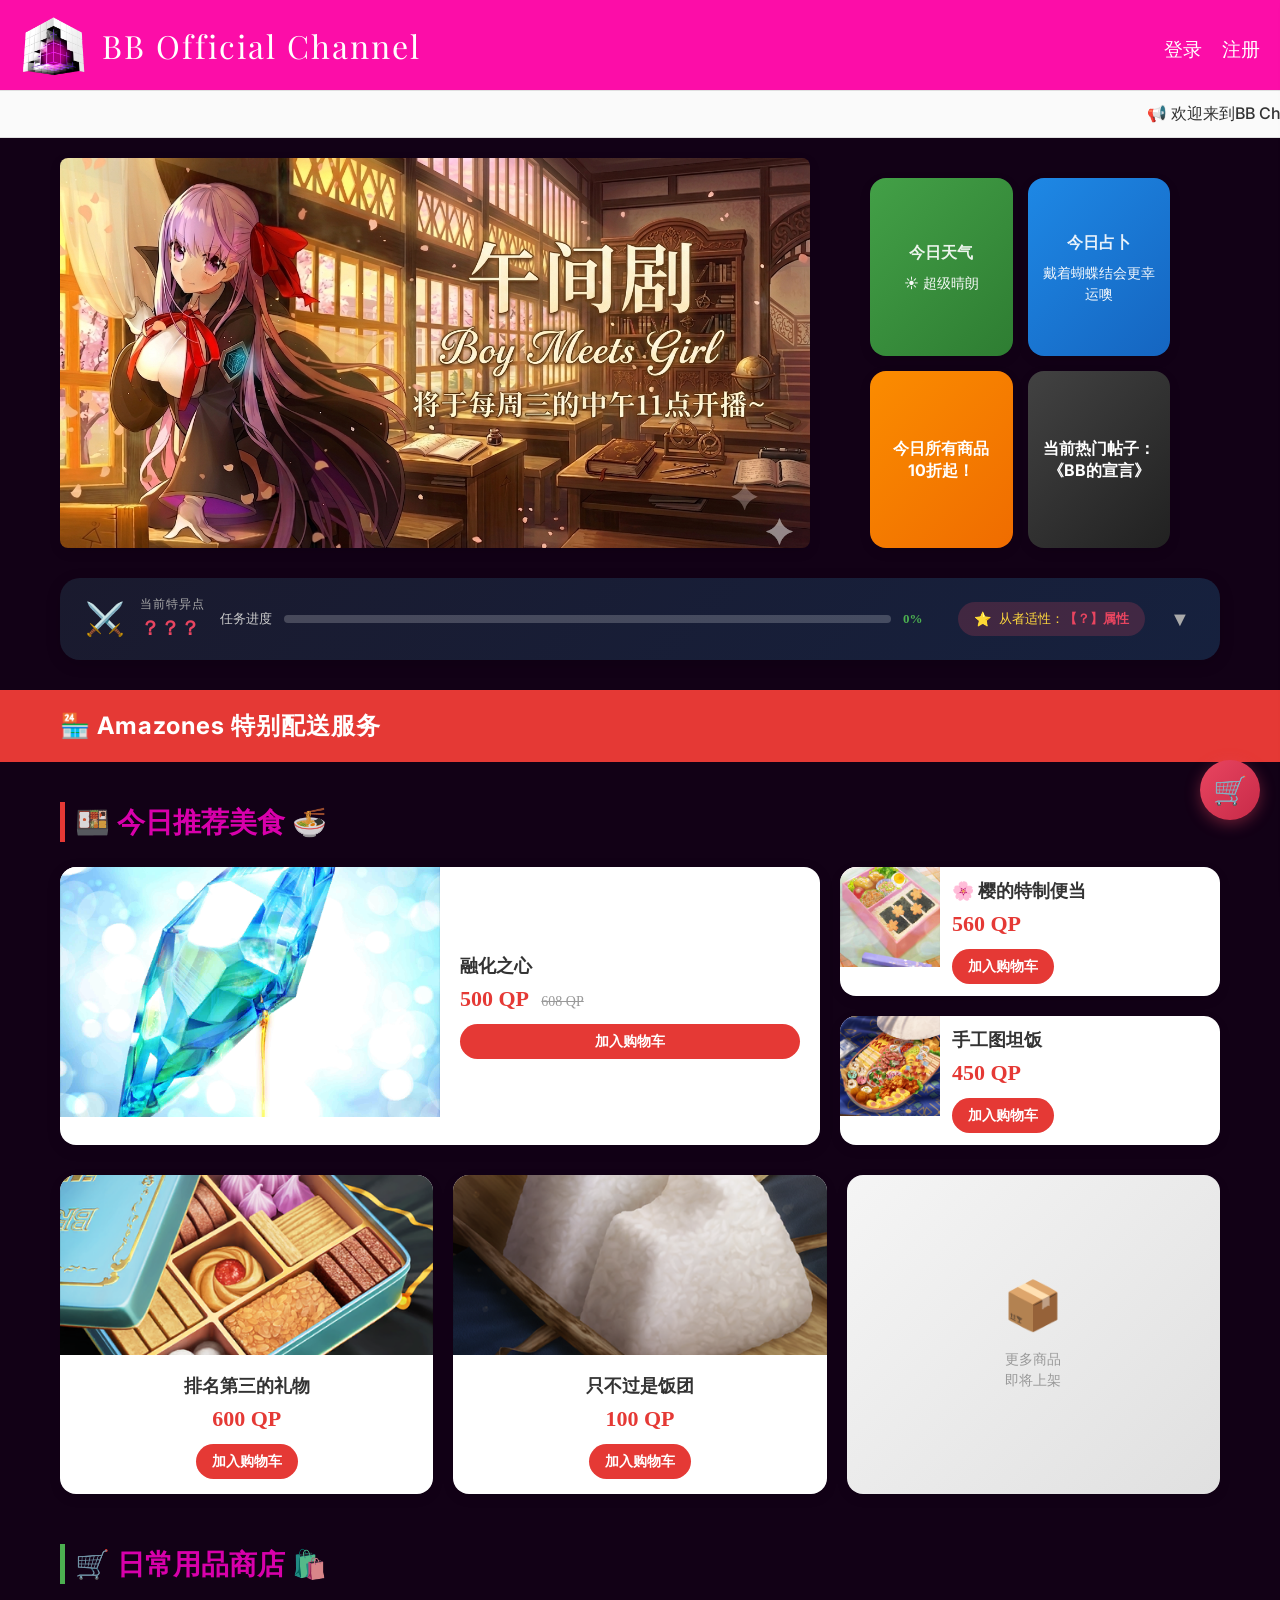
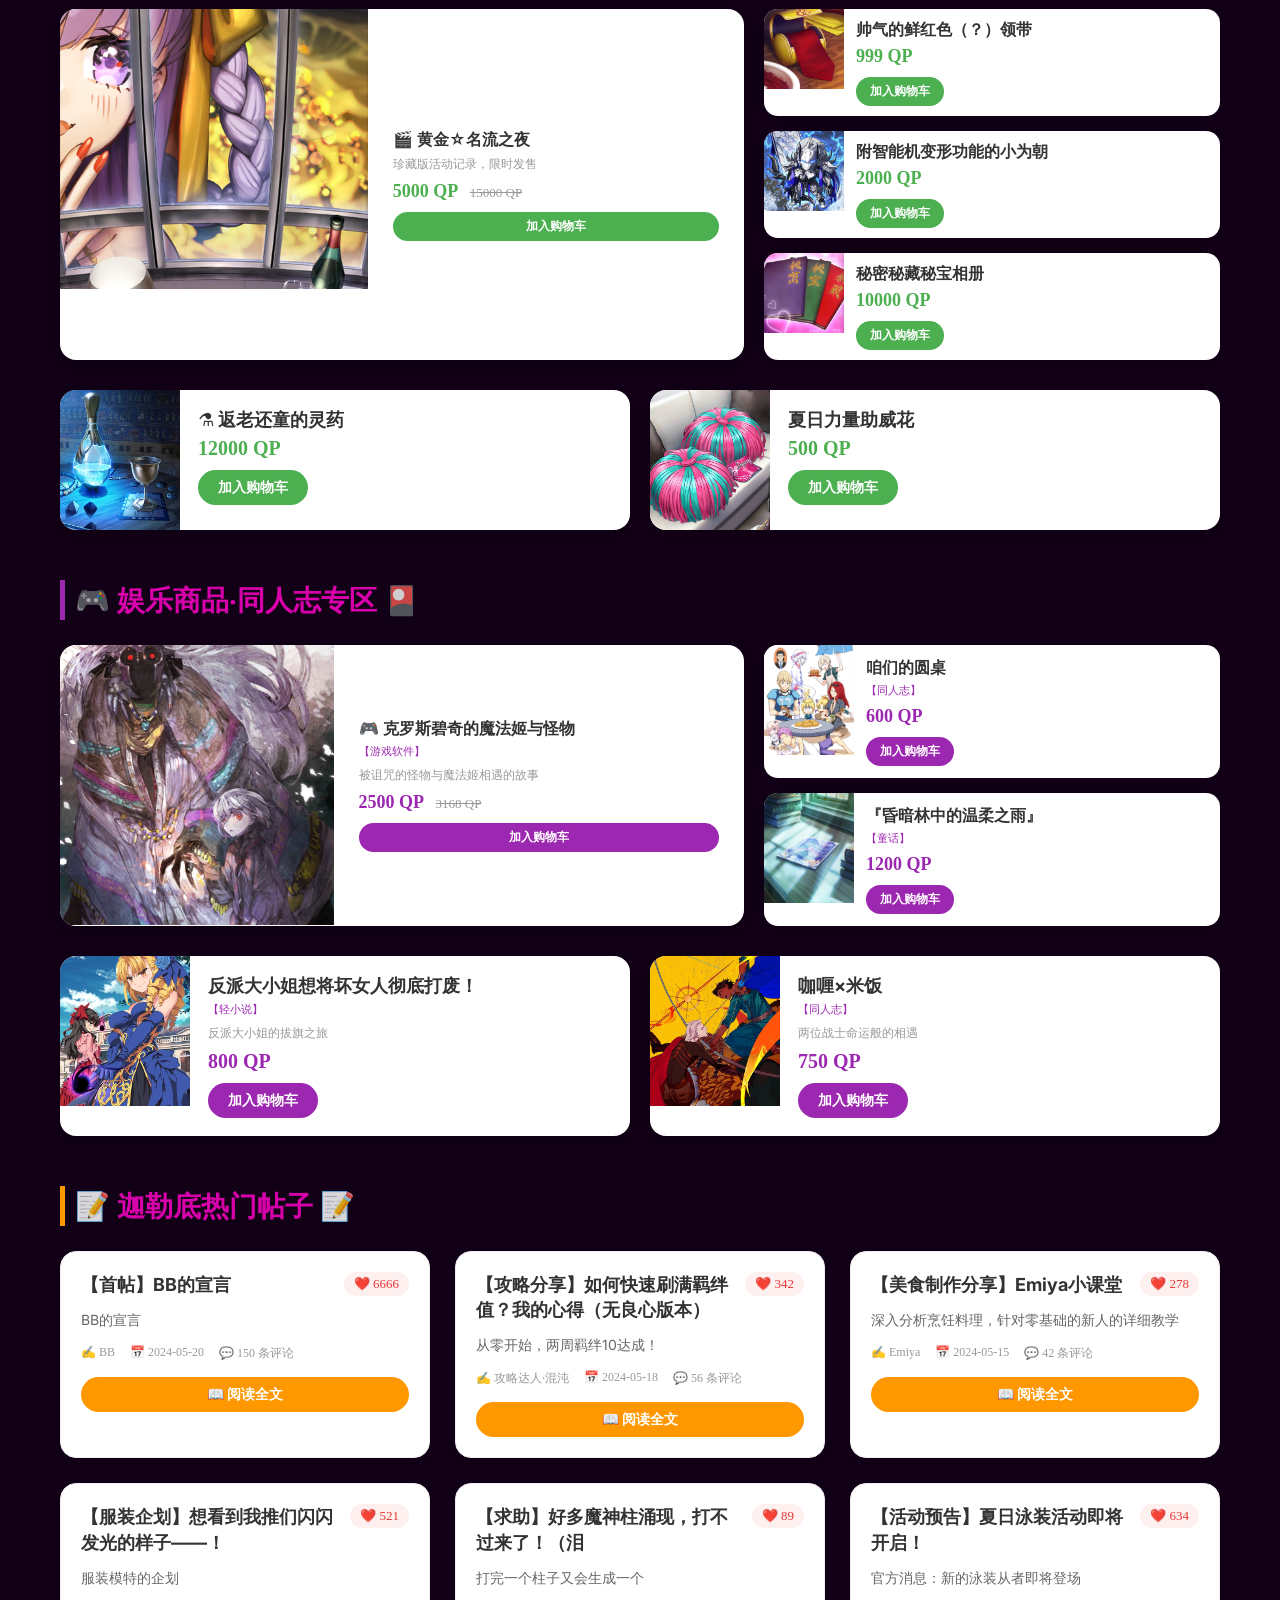
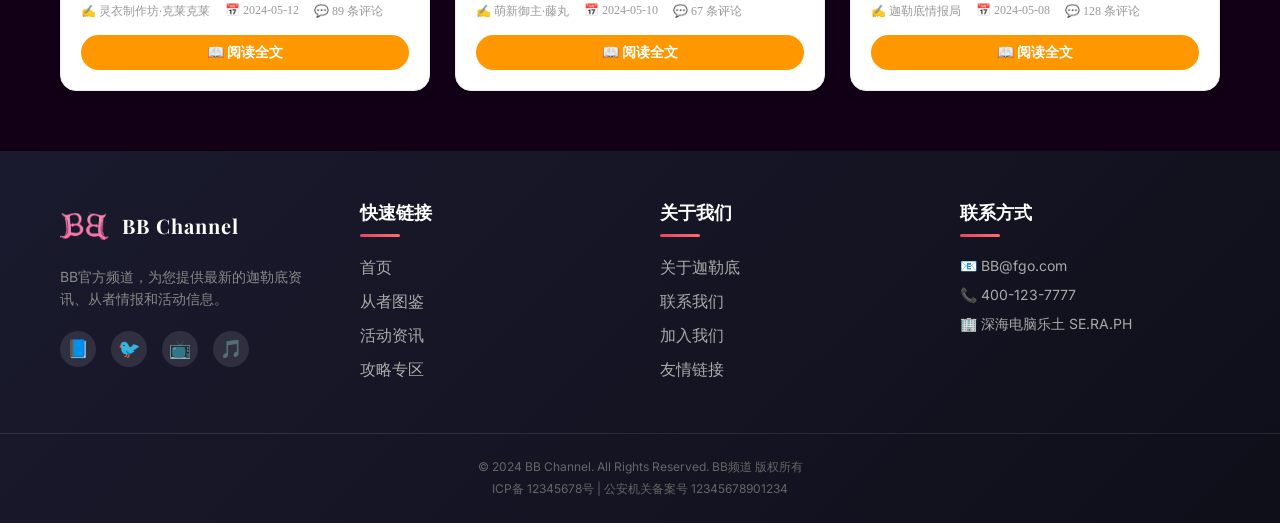
<file: bb_index.html>
<!DOCTYPE html>
<html lang="zh-cn">
<head>
    <meta charset="UTF-8">
    <meta name="viewport" content="width=device-width, initial-scale=1.0">
    <title>BB Channel-BB亲充满爱意的频道</title>
    
    <!-- 设置网站图标（favicon） -->
    <link rel="icon" type="image/png" href="images/BB_标志1.png">
    <link rel="shortcut icon" type="image/png" href="images/BB_标志1.png">
    
    <!-- 引入外部CSS文件 -->
    <link rel="stylesheet" href="css/bb_web.css">
    
    <style>
        * {
            margin: 0;
            padding: 0;
            box-sizing: border-box;
        }

        html, body {
            width: 100%;
            height: 100%;
            margin: 0;
            padding: 0;
            border: 0;
        }

        body {
            background-color: #120116;
            padding: 0;
            margin: 0;
            display: block;
            overflow-x: hidden;
        }

        .top-blue-bar {
            width: 100%;
            height: 90px; /* 修改：从60px增加到90px，避免图片溢出 */
            background-color: rgb(252, 13, 168);
            margin: 0;
            padding: 0;
            border: none;
            display: block;
            position: relative;
        }
        
        /* 修复图片高度和定位 */
        .logo-img {
            height: 70px;
            width: 70px;
            display: block;
            object-fit: contain; /* 保证图片比例 */
        }

        /* 优化移动端显示 */
        @media (max-width: 768px) {
            .channel-name {
                font-size: 20px !important;
            }
            .nav-link {
                font-size: 14px !important;
            }
            .nav-left {
                gap: 8px !important;
            }
        }

    </style>

</head>
<body>
    <div class="top-blue-bar">
        <!-- 左侧图片 -->
        <div class="nav-left">
            <img src="images/月之背面.png" alt="mooncell" class="logo-img">
            <span class="channel-name">BB Official Channel</span>
        </div>
        <!-- 右侧登录注册 -->
        <div class="nav-right">
            <a href="#" class="nav-link">登录</a>
            <a href="#" class="nav-link">注册</a>
        </div>
    </div>



    <!-- 滚动报幕区域 -->
    <div class="news-ticker">
        <div class="ticker-container">
            <div class="ticker-content" id="tickerContent">
                <span class="news-item">📢 欢迎来到BB Channel——！各位可怜虫！原本的迦勒底频道已由BB亲全部接管，请尽情地享受这个频道噢♡</span>
                <span class="news-separator">✦</span>
                <span class="news-item">身为迦勒底的头脑，那个列奥纳多.达芬奇竟然在大半夜......为了人理的未来熬了个通宵呢！哎呀，好像看到了屏幕前的各位失望的表情呢</span>
                <span class="news-separator">✦</span>
                <span class="news-item">6月1日前一日，戈尔德鲁夫所长为了给御主和孩童从者们庆祝儿童节，忙得时不时掏出胃药来服用，这种可悲样简直让人想偷偷地把准备好的东西全.部.破.坏掉呢♡</span>
                <span class="news-separator">✦</span>
                <span class="news-item">近日举办的蘑菇宴，Lip参加完回来后居然说：“大家貌似都经历了些不好的事，不过宴会上我们相处的很开心噢”，据说后面她们吃烤蘑菇吃了个爽，后续因为魔力高涨还引发了规模不小的特异点</span>
                <span class="news-separator">✦</span>
                <span class="news-item">最近，某从者在迦勒底闲逛时意外地发现一间很可疑的房间，据本人说：“恶！这是什么，看上去好阴沉好诡异！房间上怎么挂满关于御主的影像”这事在迦勒底引起了一阵讨论，不过后来再也没有人见过那个房间。</span>
                <span class="news-separator">✦</span>
                <span class="news-item">因情人节的缘故，大家早在2月14日到来之前抓紧了回礼和收礼的特训，看到大家这么努力的样子，真是让人心动呢！不过，有点让人意外的是巧克力烹饪特训课的老师居然是御主本人</span>
                <span class="news-separator">✦</span>
                <span class="news-item">由BB亲亲自制作的BB老虎机终于要开始预售了！各位，请做好陷于金钱与欲望的极致深渊的准备吧♡</span>
                <span class="news-separator">✦</span>
                <span class="news-item">BB亲提醒您，一定要小心网站上来路不明的商品销售信息，以免造成损失噢~！</span>
                <span class="news-separator">✦</span>
                <span class="news-item">BB我是辅佐于人类的超规格作弊AI，虽说打心底地瞧不起大家，不过BB亲一直都深深地爱着大家，呵呵</span>
                <span class="news-separator">✦</span>
            </div>
        </div>
    </div>

    <!-- 轮播图和功能块行容器 -->
    <div class="content-row">
        <!-- 轮播图区域 -->
        <div class="carousel-section">
            <div class="carousel-container">
                <div class="carousel-wrapper" id="carouselWrapper">

                    <div class="carousel-slide">
                        <a href="bb_live.html">
                            <img src="images/轮换_BB直播.png" alt="直播间">
                        </a>
                    </div>

                    <div class="carousel-slide">
                        <img src="images/轮换_午间剧.png" alt="午间剧">
                    </div>
                </div>
            </div>
        </div>

         <!-- 功能矩形块区域 -->
        <div class="feature-grid">
            <div class="feature-item feature-green">
                <div class="weather-text">
                    <div class="weather-title">今日天气</div>
                    <div class="weather-info">☀️ 超级晴朗</div>
                </div>
            </div>
            <div class="feature-item feature-blue">
                <div class="zhanbu-text">
                    <div class="weather-title">今日占卜</div>
                    <div class="weather-info">戴着蝴蝶结会更幸运噢</div>
                </div>
            </div>
            <div class="feature-item feature-yellow">今日所有商品10折起！</div>
            <div class="feature-item feature-black">当前热门帖子：《BB的宣言》</div>
        </div>  <!-- ← 这里要闭合 feature-grid -->
    </div>  <!-- ← 这里要闭合 content-row -->


    <!-- 迦勒底作战任务板块（可折叠） -->
    <div class="mission-board">
        <!-- 折叠按钮区域 - 始终可见 -->
        <div class="mission-collapse-header" id="missionHeader">
            <div class="mission-preview">
                <div class="preview-left">
                    <span class="mission-icon">⚔️</span>
                    <div class="preview-info">
                        <div class="preview-title">当前特异点</div>
                        <div class="preview-name">？？？</div>
                    </div>
                </div>
                <div class="preview-center">
                    <div class="preview-progress">
                        <span class="progress-text">任务进度</span>
                        <div class="progress-bar-small">
                            <div class="progress-fill-small" style="width: 0%;"></div>
                        </div>
                        <span class="progress-percent">0%</span>
                    </div>
                </div>
                <div class="preview-right">
                    <div class="preview-suitability">
                        <span class="suitability-icon">⭐</span>
                        <span class="suitability-text">从者适性：<strong>【？】属性</strong></span>
                    </div>
                    <div class="collapse-icon" id="collapseIcon">▼</div>
                </div>
            </div>
        </div>
        
        <!-- 详细内容 - 默认隐藏 -->
        <div class="mission-detail" id="missionDetail">
            <div class="mission-content">
                <!-- 左侧：特异点信息 -->
                <div class="mission-info">
                    <div class="info-card">
                        <div class="info-label">📌 当前特异点</div>
                        <div class="info-value special-name">？？？</div>
                    </div>
                    <div class="info-row">
                        <div class="info-card half">
                            <div class="info-label">📍 发生地点</div>
                            <div class="info-value">迦勒底亚斯（当然是假的了）</div>
                        </div>
                        <div class="info-card half">
                            <div class="info-label">⏰ 发生时间</div>
                            <div class="info-value">？？？</div>
                        </div>
                    </div>
                    <div class="info-row">
                        <div class="info-card half">
                            <div class="info-label">📅 任务持续时间</div>
                            <div class="info-value">？？？</div>
                        </div>
                        <div class="info-card half">
                            <div class="info-label">⚠️ 危险等级</div>
                            <div class="info-value danger-level">EX </div>
                        </div>
                    </div>
                    <div class="info-card full">
                        <div class="info-label">📝 任务概要</div>
                        <div class="info-value">可爱迷人的BB亲破解了困扰迦勒底已久的密码后，不小心出现了特异点</div>
                    </div>
                </div>
                
                <!-- 右侧：从者适性 -->
                <div class="mission-suitability">
                    <div class="suitability-title">⭐ 从者适性分析 ⭐</div>
                    <div class="suitability-content">
                        <div class="suitability-tag recommend">
                            <span class="tag-icon">✅</span>
                            <span class="tag-text">优先推荐</span>
                            <span class="tag-desc">职介为他人格的从者</span>
                        </div>
                        <div class="suitability-list">
                            <div class="servant-item">
                                <div class="servant-icon">⚔️</div>
                                <div class="servant-name">Meltryllis</div>
                                <div class="servant-reason">叛逆、违背母亲意志的疯丫头</div>
                            </div>
                            <div class="servant-item">
                                <div class="servant-icon">🦕</div>
                                <div class="servant-name">Passionlip</div>
                                <div class="servant-reason">一直顺从地服从母亲命令的乖宝宝♡</div>
                            </div>
                            <div class="servant-item">
                                <div class="servant-icon">⚔️</div>
                                <div class="servant-name">Kingprotea</div>
                                <div class="servant-reason">拥有绝对体型的可怕力量型角色</div>
                            </div>
                            <div class="servant-item">
                                <div class="servant-icon">🏹</div>
                                <div class="servant-name">杀生院祈荒</div>
                                <div class="servant-reason">可疑人物！请御主亲多加小心！！！</div>
                            </div>
                        </div>
                        <div class="suitability-warning">
                            <span class="warning-icon">⚠️</span>
                            <span class="warning-text">注意：本次任务禁止编入【兽】属性从者，可能会引发不可预知的反应。</span>
                        </div>
                    </div>
                </div>
            </div>
            
            <!-- 进度条 -->
            <div class="mission-progress">
                <div class="progress-label">任务完成度</div>
                <div class="progress-bar-bg">
                    <div class="progress-bar-fill" style="width: 45%;"></div>
                </div>
                <div class="progress-stats">
                    <span>已完成：0%</span>
                    <span>剩余：100%</span>
                    <span>预计剩余时间：7天</span>
                </div>
            </div>
        </div>
    </div>
        
    
    <!-- Amazones 特别配送服务横框 -->
    <!-- 红色大横框 -->
    <div class="red-bar">
        <div class="red-bar-text">🏪 Amazones 特别配送服务</div>
    </div>

    <!-- 👇 美食外卖选购区域 👇 -->
    <div class="food-menu">
        <div class="food-menu-title">🍱 今日推荐美食 🍜</div>
        
        <!-- 第一行：左边大图 + 右边两个小图 -->
        <div class="food-row food-row-first">
            <!-- 左边大图：特辣麻婆豆腐 -->
            <div class="food-card food-card-large">
                <img src="images/融化之心.png" alt="融化之心">
                <div class="food-info">
                    <div class="food-name">融化之心</div>
                    <div class="food-price">500 QP <span class="food-origin-price">608 QP</span></div>
                    <button class="order-btn">加入购物车</button>
                </div>
            </div>
            
            <!-- 右边两个小图 -->
            <div class="food-small-group">
                <div class="food-card food-card-small">
                    <img src="images/樱的特制便当.png" alt="樱的特制便当">
                    <div class="food-info">
                        <div class="food-name">🌸 樱的特制便当</div>
                        <div class="food-price">560 QP</div>
                        <button class="order-btn">加入购物车</button>
                    </div>
                </div>
                <div class="food-card food-card-small">
                    <img src="images/手工图坦饭.png" alt="手工图坦饭">
                    <div class="food-info">
                        <div class="food-name">手工图坦饭</div>
                        <div class="food-price">450 QP</div>
                        <button class="order-btn">加入购物车</button>
                    </div>
                </div>
            </div>
        </div>
        
        <!-- 第二行：三个均匀排列的商品 -->
        <div class="food-row food-row-second">
            <div class="food-card food-card-medium">
                <img src="images/排名第三的礼物.png" alt="排名第三的礼物">
                <div class="food-info">
                    <div class="food-name">排名第三的礼物</div>
                    <div class="food-price">600 QP</div>
                    <button class="order-btn">加入购物车</button>
                </div>
            </div>
            <div class="food-card food-card-medium">
                <img src="images/只不过是饭团.png" alt="只不过是饭团">
                <div class="food-info">
                    <div class="food-name">只不过是饭团</div>
                    <div class="food-price">100 QP</div>
                    <button class="order-btn">加入购物车</button>
                </div>
            </div>
            <div class="food-card food-card-medium food-placeholder">
                <div class="coming-soon">
                    <span>📦</span>
                    <p>更多商品<br>即将上架</p>
                </div>
            </div>
        </div>
    </div>


        <!-- 👇 日常用品购买区域 👇 -->
    <div class="daily-goods">
        <div class="daily-goods-title">🛒 日常用品商店 🛍️</div>
        
        <!-- 第一行：左边大图 -->
        <div class="daily-row daily-row-first">
            <!-- 左边大图：出发活动写真馆 -->
            <div class="daily-card daily-card-large">
                <img src="images/黄金☆名流之夜.png" alt="黄金☆名流之夜">
                <div class="daily-info">
                    <div class="daily-name">🎬 黄金☆名流之夜</div>
                    <div class="daily-desc">珍藏版活动记录，限时发售</div>
                    <div class="daily-price">5000 QP <span class="daily-origin-price">15000 QP</span></div>
                    <button class="daily-order-btn">加入购物车</button>
                </div>
            </div>
            
            <!-- 右边三个小图（竖向排列） -->
            <div class="daily-small-group">
                <div class="daily-card daily-card-small">
                    <img src="images/帅气的鲜红色（？）领带.png" alt="帅气的鲜红色（？）领带">
                    <div class="daily-info">
                        <div class="daily-name">帅气的鲜红色（？）领带</div>
                        <div class="daily-price">999 QP</div>
                        <button class="daily-order-btn">加入购物车</button>
                    </div>
                </div>
                <div class="daily-card daily-card-small">
                    <img src="images/附智能机变形功能的小为朝.png" alt="附智能机变形功能的小为朝">
                    <div class="daily-info">
                        <div class="daily-name">附智能机变形功能的小为朝</div>
                        <div class="daily-price">2000 QP</div>
                        <button class="daily-order-btn">加入购物车</button>
                    </div>
                </div>
                <div class="daily-card daily-card-small">
                    <img src="images/秘密秘藏秘宝相册.png" alt="秘密秘藏秘宝相册">
                    <div class="daily-info">
                        <div class="daily-name">秘密秘藏秘宝相册</div>
                        <div class="daily-price">10000 QP</div>
                        <button class="daily-order-btn">加入购物车</button>
                    </div>
                </div>
            </div>
        </div>
        
        <!-- 第二行：两个商品并排 -->
        <div class="daily-row daily-row-second">
            <div class="daily-card daily-card-medium">
                <img src="images/返老还童的灵药.png" alt="返老还童的灵药">
                <div class="daily-info">
                    <div class="daily-name">⚗️ 返老还童的灵药</div>
                    <div class="daily-price">12000 QP</div>
                    <button class="daily-order-btn">加入购物车</button>
                </div>
            </div>
            <div class="daily-card daily-card-medium">
                <img src="images/夏日力量助威花.png" alt="夏日力量助威花">
                <div class="daily-info">
                    <div class="daily-name">夏日力量助威花</div>
                    <div class="daily-price">500 QP</div>
                    <button class="daily-order-btn">加入购物车</button>
                </div>
            </div>
        </div>
    </div>


    <!-- 👇 娱乐商品（同人志/游戏）区域 👇 -->
    <div class="entertainment-goods">
        <div class="entertainment-title">🎮 娱乐商品·同人志专区 🎴</div>
        
        <!-- 第一行：左边大图 -->
        <div class="entertainment-row entertainment-row-first">
            <div class="entertainment-card entertainment-card-large">
                <img src="images/克罗斯碧奇的魔法姬与怪物.png" alt="克罗斯碧奇的魔法姬与怪物">
                <div class="entertainment-info">
                    <div class="entertainment-name">🎮 克罗斯碧奇的魔法姬与怪物</div>
                    <div class="entertainment-type">【游戏软件】</div>
                    <div class="entertainment-desc">被诅咒的怪物与魔法姬相遇的故事</div>
                    <div class="entertainment-price">2500 QP <span class="entertainment-origin-price">3168 QP</span></div>
                    <button class="entertainment-order-btn">加入购物车</button>
                </div>
            </div>
            
            <div class="entertainment-small-group">
                <div class="entertainment-card entertainment-card-small">
                    <img src="images/咱们的圆桌.png" alt="咱们的圆桌">
                    <div class="entertainment-info">
                        <div class="entertainment-name">咱们的圆桌</div>
                        <div class="entertainment-type">【同人志】</div>
                        <div class="entertainment-price">600 QP</div>
                        <button class="entertainment-order-btn">加入购物车</button>
                    </div>
                </div>
                <div class="entertainment-card entertainment-card-small">
                    <img src="images/『昏暗林中的温柔之雨』.png" alt="『昏暗林中的温柔之雨』">
                    <div class="entertainment-info">
                        <div class="entertainment-name">『昏暗林中的温柔之雨』</div>
                        <div class="entertainment-type">【童话】</div>
                        <div class="entertainment-price">1200 QP</div>
                        <button class="entertainment-order-btn">加入购物车</button>
                    </div>
                </div>
            </div>
        </div>
        
        <!-- 第二行：两个商品并排 -->
        <div class="entertainment-row entertainment-row-second">
            <div class="entertainment-card entertainment-card-medium">
                <img src="images/反派大小姐想将坏女人彻底打废！.png" alt="反派大小姐想将坏女人彻底打废！">
                <div class="entertainment-info">
                    <div class="entertainment-name">反派大小姐想将坏女人彻底打废！</div>
                    <div class="entertainment-type">【轻小说】</div>
                    <div class="entertainment-desc">反派大小姐的拔旗之旅</div>
                    <div class="entertainment-price">800 QP</div>
                    <button class="entertainment-order-btn">加入购物车</button>
                </div>
            </div>
            <div class="entertainment-card entertainment-card-medium">
                <img src="images/咖喱×米饭.png" alt="咖喱×米饭">
                <div class="entertainment-info">
                    <div class="entertainment-name">咖喱×米饭</div>
                    <div class="entertainment-type">【同人志】</div>
                    <div class="entertainment-desc">两位战士命运般的相遇</div>
                    <div class="entertainment-price">750 QP</div>
                    <button class="entertainment-order-btn">加入购物车</button>
                </div>
            </div>
        </div>
    </div>


        <!-- 👇 在这里添加帖子板块 👇 -->
    <div class="posts-section">
        <div class="posts-title">📝 迦勒底热门帖子 📝</div>
        <div class="posts-list" id="postsList"></div>
        <div id="postModal" class="post-modal">
            <div class="post-modal-content">
                <div class="post-modal-header">
                    <h3 id="modalTitle"></h3>
                    <span class="post-modal-close" onclick="closePostModal()">&times;</span>
                </div>
                <div class="post-modal-body" id="modalContent"></div>
                <!-- 评论区域 -->
                <div class="post-comments-section" id="postCommentsSection">
                    <div class="comments-title">💬 评论区</div>
                    <div class="comments-list" id="commentsList"></div>
                    <div class="comment-input-area">
                        <textarea id="commentText" placeholder="写下你的评论..." rows="3"></textarea>
                        <button class="submit-comment-btn" onclick="submitComment()">发表评论</button>
                    </div>
                </div>
            </div>
        </div>


        <!-- ========== 登录弹窗 ========== -->
    <div id="loginModal" class="auth-modal">
        <div class="auth-modal-content">
            <div class="auth-modal-header">
                <h3>🔐 登录BB频道</h3>
                <span class="auth-close" onclick="closeLoginModal()">&times;</span>
            </div>
            <div class="auth-modal-body">
                <div class="auth-tabs">
                    <button class="auth-tab active" onclick="switchAuthTab('login')">登录</button>
                    <button class="auth-tab" onclick="switchAuthTab('register')">注册</button>
                </div>
                
                <!-- 登录表单 -->
                <div id="loginForm" class="auth-form">
                    <div class="input-group">
                        <label>📝 用户名</label>
                        <input type="text" id="loginUsername" placeholder="请输入用户名">
                    </div>
                    <div class="input-group">
                        <label>🔒 密码</label>
                        <input type="password" id="loginPassword" placeholder="请输入密码">
                    </div>
                    <button class="auth-btn" onclick="doLogin()">登 录</button>
                    <p id="loginMsg" class="auth-msg"></p>
                </div>
                
                <!-- 注册表单 -->
                <div id="registerForm" class="auth-form" style="display: none;">
                    <div class="input-group">
                        <label>👤 用户名</label>
                        <input type="text" id="regName" placeholder="请输入用户名">
                    </div>
                    <div class="input-group">
                        <label>🏷️ 身份</label>
                        <div class="radio-group">
                            <label class="radio-label">
                                <input type="radio" name="role" value="从者" checked> ⚔️ 从者
                            </label>
                            <label class="radio-label">
                                <input type="radio" name="role" value="职员"> 🏢 职员
                            </label>
                        </div>
                    </div>
                    <div class="input-group">
                        <label>🔒 密码</label>
                        <input type="password" id="regPassword" placeholder="请输入密码">
                    </div>
                    <div class="input-group">
                        <label>✓ 确认密码</label>
                        <input type="password" id="regConfirmPassword" placeholder="请再次输入密码">
                    </div>
                    <button class="auth-btn" onclick="doRegister()">注 册</button>
                    <p id="registerMsg" class="auth-msg"></p>
                </div>
            </div>
        </div>
    </div>

    

</div>

        <!-- ========== 页脚 ========== -->
    <footer class="footer">
        <div class="footer-content">
            <div class="footer-section">
                <div class="footer-logo">
                    <img src="images/BB_标志1.png" alt="BB" class="footer-logo-img">
                    <span class="footer-site-name">BB Channel</span>
                </div>
                <p class="footer-desc">BB官方频道，为您提供最新的迦勒底资讯、从者情报和活动信息。</p>
                <div class="footer-social">
                    <a href="#" class="social-link">📘</a>
                    <a href="#" class="social-link">🐦</a>
                    <a href="#" class="social-link">📺</a>
                    <a href="#" class="social-link">🎵</a>
                </div>
            </div>
            
            <div class="footer-section">
                <h4>快速链接</h4>
                <ul>
                    <li><a href="#">首页</a></li>
                    <li><a href="#">从者图鉴</a></li>
                    <li><a href="#">活动资讯</a></li>
                    <li><a href="#">攻略专区</a></li>
                </ul>
            </div>
            
            <div class="footer-section">
                <h4>关于我们</h4>
                <ul>
                    <li><a href="#">关于迦勒底</a></li>
                    <li><a href="#">联系我们</a></li>
                    <li><a href="#">加入我们</a></li>
                    <li><a href="#">友情链接</a></li>
                </ul>
            </div>
            
            <div class="footer-section">
                <h4>联系方式</h4>
                <ul class="contact-info">
                    <li>📧 BB@fgo.com</li>
                    <li>📞 400-123-7777</li>
                    <li>🏢 深海电脑乐土 SE.RA.PH</li>
                </ul>
            </div>
        </div>
        
        <div class="footer-bottom">
            <p>&copy; 2024 BB Channel. All Rights Reserved. BB频道 版权所有</p>
            <p>ICP备 12345678号 | 公安机关备案号 12345678901234</p>
        </div>
    </footer>

        <!-- ========== 购物车浮标 ========== -->
    <div class="cart-float" id="cartFloat" onclick="toggleCartSidebar()">
        <div class="cart-icon">
            🛒
        </div>
        <span class="cart-badge" id="cartBadge">0</span>
    </div>

    <!-- ========== 购物车侧边栏 ========== -->
    <div class="cart-sidebar" id="cartSidebar">
        <div class="cart-sidebar-header">
            <h3>🛒 购物车</h3>
            <button class="cart-close" onclick="toggleCartSidebar()">&times;</button>
        </div>
        <div class="cart-sidebar-body" id="cartItemsList">
            <div class="cart-empty">
                🛍️ 购物车还是空的<br>
                快去添加一些商品吧！
            </div>
        </div>
        <div class="cart-sidebar-footer" id="cartFooter" style="display: none;">
            <div class="cart-total">
                <span>总计：</span>
                <span class="cart-total-price" id="cartTotalPrice">￥0</span>
            </div>
            <button class="cart-checkout" onclick="checkout()">去结算</button>
            <button class="cart-clear" onclick="clearCart()">清空购物车</button>
        </div>
    </div>

    <!-- 遮罩层 -->
    <div class="cart-overlay" id="cartOverlay" onclick="toggleCartSidebar()"></div>

    <script>
        // 滚动报幕脚本
        const tickerContent = document.getElementById('tickerContent');
        const tickerContainer = document.querySelector('.ticker-container');
        
        let speed = 1.5;
        let currentPosition = 0;
        let animationId = null;
        let isScrolling = true;
        
        let contentWidth = tickerContent.scrollWidth;
        let containerWidth = tickerContainer.clientWidth;
        
        currentPosition = containerWidth;
        tickerContent.style.transform = `translateX(${currentPosition}px)`;
        
        function scrollNews() {
            if (!isScrolling) return;
            currentPosition -= speed;
            if (currentPosition <= -contentWidth) {
                currentPosition = containerWidth;
            }
            tickerContent.style.transform = `translateX(${currentPosition}px)`;
            animationId = requestAnimationFrame(scrollNews);
        }
        
        window.addEventListener('resize', function() {
            contentWidth = tickerContent.scrollWidth;
            containerWidth = tickerContainer.clientWidth;
            if (currentPosition <= -contentWidth) {
                currentPosition = containerWidth;
                tickerContent.style.transform = `translateX(${currentPosition}px)`;
            }
        });
        
        tickerContainer.addEventListener('mouseenter', function() {
            isScrolling = false;
            if (animationId) {
                cancelAnimationFrame(animationId);
                animationId = null;
            }
        });
        
        tickerContainer.addEventListener('mouseleave', function() {
            if (!isScrolling) {
                isScrolling = true;
                animationId = requestAnimationFrame(scrollNews);
            }
        });
        
        animationId = requestAnimationFrame(scrollNews);
        
        // 轮播图脚本
        let currentSlide = 0;
        const slides = document.querySelectorAll('.carousel-slide');
        const wrapper = document.getElementById('carouselWrapper');
        const totalSlides = slides.length;
        
        // 添加循环克隆（可选，实现无缝轮播）
        if (totalSlides > 1) {
            // 克隆第一张和最后一张实现无缝循环
            const firstClone = slides[0].cloneNode(true);
            const lastClone = slides[totalSlides - 1].cloneNode(true);
            wrapper.appendChild(firstClone);
            wrapper.insertBefore(lastClone, slides[0]);
            
            // 重新获取slides
            const newSlides = document.querySelectorAll('.carousel-slide');
            const newTotalSlides = newSlides.length;
            
            // 设置初始位置到真正的第一张
            wrapper.style.transform = `translateX(-100%)`;
            currentSlide = 1;
            
            function nextSlide() {
                currentSlide++;
                wrapper.style.transform = `translateX(-${currentSlide * 100}%)`;
                wrapper.style.transition = 'transform 0.5s ease-in-out';
                
                // 到达克隆的末尾时，瞬间跳回
                if (currentSlide === newTotalSlides - 1) {
                    setTimeout(() => {
                        wrapper.style.transition = 'none';
                        currentSlide = 1;
                        wrapper.style.transform = `translateX(-${currentSlide * 100}%)`;
                        setTimeout(() => {
                            wrapper.style.transition = 'transform 0.5s ease-in-out';
                        }, 50);
                    }, 500);
                }
                
                // 到达开头的克隆时，瞬间跳回
                if (currentSlide === 0) {
                    setTimeout(() => {
                        wrapper.style.transition = 'none';
                        currentSlide = newTotalSlides - 2;
                        wrapper.style.transform = `translateX(-${currentSlide * 100}%)`;
                        setTimeout(() => {
                            wrapper.style.transition = 'transform 0.5s ease-in-out';
                        }, 50);
                    }, 500);
                }
            }
            
            setInterval(nextSlide, 3000);
        } else {
            // 只有一张图片时，不轮播
            setInterval(nextSlide, 3000);
        }

            // ========== 帖子板块数据 ==========
    // 帖子数据数组
    const postsData = [
        {
            id: 1,
            title: "【首帖】BB的宣言",
            summary: "BB的宣言",
            content: "迦勒底的大家现在是不是感觉莫名其妙、甚至恐慌以及害怕呢？BB亲对于这样的事真是深感抱歉。不过，这是对你们有这种情绪而感到可悲的抱歉噢。想回到原来的网站？我账号上的QP怎么不见了？网页为什么时不时弹出虚假新闻？这些，BB亲都不会为你们解决的！虽然我能做到，但是不想去做呢~！大家就这样痛苦地抗议到人理毁灭吧♡\n PS：\n\n沉浸在BB亲的超高规格的频道中吧",
            author: "BB",
            date: "2024-05-20",
            likes: 6666,
            comments: 150,
            commentsList: [
                { id: 1, author: "✨前辈白", content: "稍微有点过火了呢，BB，我觉得这样不太好", likes: 256, date: "2024-05-20", avatar: "👤" },
                { id: 2, author: "⚔️达芬奇亲", content: "等着我从你手上夺回权限吧！", likes: 128, date: "2024-05-20", avatar: "🐉" },
                { id: 3, author: "🌸骑骑布", content: "在这网站上能买到原本没有的东西，虽然从这点来说我觉得挺好的啦...", likes: 89, date: "2024-05-21", avatar: "🛡️" },
                { id: 4, author: "🌟胡子骑士", content: "芜噢噢噢噢噢——这口气完全是小恶魔系啊！我好喜欢", likes: 45, date: "2024-05-21", avatar: "👨‍⚕️" }
            ]
        },
        {
            id: 2,
            title: "【攻略分享】如何快速刷满羁绊值？我的心得（无良心版本）",
            summary: "从零开始，两周羁绊10达成！",
            content: "大家好，我是迦勒底的老御主了。今天分享下我的刷羁绊经验：\n\n1. 优先选择「月光采集场」的日常本\n2. 带上增加羁绊的礼装「午餐时光」\n3. 带上宝石翁的阿拉什\n4. 借助好友的超级强力的希耶尔\n\n目前我已经刷满了3个从者的羁绊11了，欢迎大家交流心得！不过，这方法挺消耗阿拉什的，阿拉什羁绊满之后可以换陈宫",
            author: "攻略达人·混沌",
            date: "2024-05-18",
            likes: 342,
            comments: 56,
            commentsList: [
                { id: 1, author: "✨一星弓兵阿", content: "虽然我很开心能帮到御主，但是...偶尔也好，我也想耍帅地说下胜利台词啊", likes: 256, date: "2024-05-20", avatar: "👤" },
                { id: 2, author: "⚔️陈公台", content: "准备好炮弹，我随时都能应命。", likes: 128, date: "2024-05-20", avatar: "🐉" },
                { id: 3, author: "🌸某征服王之臣", content: "我最近挺忙的，啊，就是要指导下学生们，就不用叫我了", likes: 89, date: "2024-05-21", avatar: "🛡️" }
            ]

        },
        {
            id: 3,
            title: "【美食制作分享】Emiya小课堂",
            summary: "深入分析烹饪料理，针对零基础的新人的详细教学",
            content: "炎炎夏日，今天我来给大家说明一份夏日美食，凉面如何制作：\n\n•首先准备主料：日本素面：1-2 束，\n面汁（Tsuyu）：市售鲣鱼酱油，按比例加冰水稀释\n以及配料（可自选）：小葱碎、姜蓉、白芝麻、海苔丝\n制作步骤：1.煮面：锅中水烧开，下入素面，保持大火沸腾煮 1.5 至 2 分钟。\n2.冰镇：捞出面条，立刻用冷水反复冲洗掉表面淀粉，最后浸入冰水中彻底冷却，沥干水分。\n3.组装：面条盛盘（可加冰块保鲜）；另用小碗盛装稀释好的冰镇面汁，撒入小葱、姜蓉和芝麻。\n你还想知道什么菜的制作方法呢？请留言告诉我！",
            author: "Emiya",
            date: "2024-05-15",
            likes: 278,
            comments: 42,
                commentsList: [
                { id: 1, author: "✨提亚妈妈", content: "感谢传授！孩子们吃的很开心", likes: 256, date: "2024-05-20", avatar: "👤" },
                { id: 2, author: "⚔️蓝色枪兵", content: "难怪你被人叫做卫宫妈妈啦~", likes: 128, date: "2024-05-20", avatar: "🐉" },
                { id: 3, author: "🌸金色女神", content: "虽然是些低档次的玩意儿，但意外地合本女神我的胃口呢", likes: 89, date: "2024-05-21", avatar: "🛡️" },
            ]
        },
        {
            id: 4,
            title: "【服装企划】想看到我推们闪闪发光的样子——！",
            summary: "服装模特的企划",
            content: "寻求：有兴趣成为模特的可人儿十名或以上，年龄不限，性别不限，种族不限！\nps:无薪酬，有本人亲手制作的衣服为报酬，相关的服装秀将于一个月后于迦勒底举行",
            author: "灵衣制作坊·克莱克莱",
            date: "2024-05-12",
            likes: 521,
            comments: 89,
            commentsList: [
                { id: 1, author: "爱吃团子", content: "克莱恩小姐真是努力...这就是推的力量？小艾不明白", likes: 256, date: "2024-05-20", avatar: "👤" },
                { id: 2, author: "吸血公", content: "上次的合作让吾认识到，克莱你虽然有点不正常，但制作服装的能力是绝对一流的", likes: 128, date: "2024-05-20", avatar: "🐉" },
                { id: 3, author: "宅姬", content: "好衣服+美人，感觉不是我这边能触及的东西呢", likes: 89, date: "2024-05-21", avatar: "🛡️" }
            ]
        },
        {
            id: 5,
            title: "【求助】好多魔神柱涌现，打不过来了！（泪",
            summary: "打完一个柱子又会生成一个",
            content: "感觉打到魔力要枯竭了，为了人理和迦勒底的大家，我会坚持下去。但是，感觉要撑不住了。",
            author: "萌新御主·藤丸",
            date: "2024-05-10",
            likes: 89,
            comments: 67,
            commentsList: [
                { id: 1, author: "未知信号", content: "再坚持一下，剩下的就交给我吧", likes: 999, date: "2024-05-20", avatar: "👤" },
                { id: 2, author: "代行者希耶尔", content: "发个坐标来，我来助你", likes: 128, date: "2024-05-20", avatar: "🐉" },
                { id: 3, author: "御主.混沌", content: "噢噢噢噢是柱子是柱子是柱子是柱子!!!!", likes: 89, date: "2024-05-21", avatar: "🛡️" },
                { id: 4, author: "白色圣女", content: "Master，请等一下，我们立刻赶到", likes: 45, date: "2024-05-21", avatar: "👨‍⚕️" }
            ]
        },
        {
            id: 6,
            title: "【活动预告】夏日泳装活动即将开启！",
            summary: "官方消息：新的泳装从者即将登场",
            content: "据迦勒底官方消息，今年的夏日泳装活动将于下周五开启！\n\n🌟 预计新从者：\n- ★5 泳装阿尔托莉雅\n- ★4 泳装玛修\n- ★4 泳装尼禄\n\n🎁 登录奖励：\n活动期间每日登录送圣晶石×3\n\n准备好你们的圣晶石了吗？",
            author: "迦勒底情报局",
            date: "2024-05-08",
            likes: 634,
            comments: 128,
            commentsList: [
                { id: 1, author: "胡子骑士", content: "这都是多久的老新闻了", likes: 150, date: "2024-05-20", avatar: "👤" },
                { id: 2, author: "Light", content: "让人想起第一次泳装活动的时候呢", likes: 125, date: "2024-05-20", avatar: "🐉" },
            ]
        }
    ];

        // 存储评论点赞的key
    const COMMENT_LIKES_KEY = 'chaldea_comment_likes';

    // 生成帖子列表HTML
    function renderPostsList() {
        const postsList = document.getElementById('postsList');
        if (!postsList) return;
        
        let html = '';
        postsData.forEach(post => {
            html += `
                <div class="post-card" data-id="${post.id}">
                    <div class="post-card-header">
                        <h3 class="post-title">${post.title}</h3>
                        <span class="post-likes">❤️ ${post.likes}</span>
                    </div>
                    <div class="post-summary">${post.summary}</div>
                    <div class="post-meta">
                        <span>✍️ ${post.author}</span>
                        <span>📅 ${post.date}</span>
                        <span>💬 ${post.comments} 条评论</span>
                    </div>
                    <button class="view-post-btn" onclick="viewPost(${post.id})">📖 阅读全文</button>
                </div>
            `;
        });
        postsList.innerHTML = html;
    }

    // 查看帖子内容
    function viewPost(postId) {
        const post = postsData.find(p => p.id === postId);
        if (!post) return;
        
        // 设置弹窗内容
        document.getElementById('modalTitle').innerHTML = post.title;
        
        // 格式化内容（保留换行）
        const contentHtml = `
            <div class="post-detail-meta">
                <span>✍️ 作者：${post.author}</span>
                <span>📅 发布时间：${post.date}</span>
                <span>❤️ 点赞：${post.likes}</span>
                <span>💬 评论：${post.commentsList ? post.commentsList.length : 0} 条评论</span>
            </div>
            <div class="post-detail-content">
                ${post.content.replace(/\n/g, '<br>')}
            </div>
            <div class="post-detail-footer">
                <button class="like-btn" onclick="likePost(${post.id})">👍 点赞</button>
            </div>
        `;
        
        document.getElementById('modalContent').innerHTML = contentHtml;
        
        // 显示评论区域
        renderComments(postId);
        
        // 保存当前帖子ID，用于发表评论
        window.currentPostId = postId;
        
        // 显示弹窗
        document.getElementById('postModal').style.display = 'block';
        document.body.style.overflow = 'hidden';
    }
    
    // 渲染评论列表
    function renderComments(postId) {
        const post = postsData.find(p => p.id === postId);
        const commentsListDiv = document.getElementById('commentsList');
        
        // 如果评论区元素不存在，就不执行
        if (!commentsListDiv) return;
        
        if (!post || !post.commentsList || post.commentsList.length === 0) {
            commentsListDiv.innerHTML = '<div class="no-comments">还没有评论，快来抢沙发吧~</div>';
            return;
        }
        
        // 获取评论点赞状态
        const likedComments = JSON.parse(localStorage.getItem(COMMENT_LIKES_KEY) || '{}');
        
        let html = '';
        post.commentsList.forEach(comment => {
            const isLiked = likedComments[`${postId}_${comment.id}`] || false;
            html += `
                <div class="comment-item" data-comment-id="${comment.id}">
                    <div class="comment-avatar">${comment.avatar || '👤'}</div>
                    <div class="comment-content">
                        <div class="comment-header">
                            <span class="comment-author">${comment.author}</span>
                            <span class="comment-date">${comment.date}</span>
                        </div>
                        <div class="comment-text">${comment.content}</div>
                        <div class="comment-footer">
                            <button class="comment-like-btn ${isLiked ? 'liked' : ''}" onclick="likeComment(${postId}, ${comment.id})">
                                👍 ${comment.likes || 0}
                            </button>
                        </div>
                    </div>
                </div>
            `;
        });
        
        commentsListDiv.innerHTML = html;
    }

        // 关闭帖子详情弹窗
    function closePostModal() {
        const modal = document.getElementById('postModal');
        if (modal) {
            modal.style.display = 'none';
            document.body.style.overflow = 'auto';
        }
    }

    // 点赞帖子
    function likePost(postId) {
        const post = postsData.find(p => p.id === postId);
        if (post) {
            post.likes++;
            // 刷新帖子列表
            renderPostsList();
            // 如果弹窗是打开的，刷新弹窗内容
            const modal = document.getElementById('postModal');
            if (modal && modal.style.display === 'block') {
                // 重新渲染当前帖子内容
                const currentPostId = window.currentPostId;
                if (currentPostId === postId) {
                    viewPost(postId);
                }
            }
            showToast('点赞成功！');
        }
    }

    // 统一处理所有弹窗的点击外部关闭
    window.addEventListener('click', function(event) {
        const postModal = document.getElementById('postModal');
        if (event.target === postModal) {
            closePostModal();
        }
        const loginModal = document.getElementById('loginModal');
        if (event.target === loginModal) {
            closeLoginModal();
        }
    });
    
    // 点赞评论
    function likeComment(postId, commentId) {
        const post = postsData.find(p => p.id === postId);
        const comment = post.commentsList.find(c => c.id === commentId);
        
        if (comment) {
            const likedComments = JSON.parse(localStorage.getItem(COMMENT_LIKES_KEY) || '{}');
            const key = `${postId}_${commentId}`;
            
            if (likedComments[key]) {
                // 取消点赞
                likedComments[key] = false;
                comment.likes = (comment.likes || 0) - 1;
            } else {
                // 点赞
                likedComments[key] = true;
                comment.likes = (comment.likes || 0) + 1;
            }
            
            localStorage.setItem(COMMENT_LIKES_KEY, JSON.stringify(likedComments));
            renderComments(postId);
        }
    }
    
    // 发表评论
    function submitComment() {
        const commentText = document.getElementById('commentText').value.trim();
        if (!commentText) {
            showToast('请输入评论内容');
            return;
        }
        
        const currentUser = getCurrentUser();
        if (!currentUser) {
            showToast('请先登录后再发表评论');
            closePostModal();
            openLoginModal();
            return;
        }
        
        const postId = window.currentPostId;
        const post = postsData.find(p => p.id === postId);
        
        if (post) {
            // 获取用户角色对应的头像
            let avatar = '👤';
            let displayName = currentUser.username;
            if (currentUser.role === '从者') {
                avatar = '⚔️';
                displayName = currentUser.username + ' (从者)';
            } else if (currentUser.role === '御主') {
                avatar = '👑';
                displayName = currentUser.username + ' (御主)';
            } else if (currentUser.role === '职员') {
                avatar = '🏢';
                displayName = currentUser.username + ' (职员)';
            }
            
            // 添加新评论
            const newComment = {
                id: Date.now(),
                author: displayName,
                content: commentText,
                likes: 0,
                date: new Date().toISOString().slice(0, 10),
                avatar: avatar
            };
            
            if (!post.commentsList) {
                post.commentsList = [];
            }
            post.commentsList.push(newComment);
            
            // 清空输入框
            document.getElementById('commentText').value = '';
            
            // 重新渲染评论
            renderComments(postId);
            showToast('评论发表成功！');
        }
    }

    // 初始化帖子板块
    renderPostsList();

        // ========== 作战任务板块折叠功能 ==========
    const missionHeader = document.getElementById('missionHeader');
    const missionDetail = document.getElementById('missionDetail');
    const collapseIcon = document.getElementById('collapseIcon');
    
    let isExpanded = false;
    
    function toggleMission() {
        if (isExpanded) {
            // 收起
            missionDetail.style.maxHeight = '0';
            missionDetail.style.opacity = '0';
            missionDetail.style.marginTop = '0';
            missionDetail.style.paddingTop = '0';
            setTimeout(() => {
                missionDetail.style.display = 'none';
            }, 300);
            collapseIcon.style.transform = 'rotate(0deg)';
            isExpanded = false;
        } else {
            // 展开
            missionDetail.style.display = 'block';
            setTimeout(() => {
                missionDetail.style.maxHeight = missionDetail.scrollHeight + 'px';
                missionDetail.style.opacity = '1';
                missionDetail.style.marginTop = '20px';
            }, 10);
            collapseIcon.style.transform = 'rotate(180deg)';
            isExpanded = true;
        }
    }
    
    missionHeader.addEventListener('click', toggleMission);

        // ========== 登录/注册功能 ==========
    
    // 用户数据存储key
    const USERS_KEY = 'chaldea_users';
    const CURRENT_USER_KEY = 'chaldea_current_user';
    
    // 初始化用户数据（如果没有则创建默认）
    function initUsers() {
        if (!localStorage.getItem(USERS_KEY)) {
            const defaultUsers = [
                { username: '藤丸立香', password: '123456', role: '御主', qp: 10000 },
                { username: '阿拉什', password: '123456', role: '从者', qp: 50000 },
                { username: '达芬奇', password: '123456', role: '从者', qp: 100000000 },
                { username: '玛修', password: '123456', role: '从者', qp: 80000 }
            ];
            localStorage.setItem(USERS_KEY, JSON.stringify(defaultUsers));
        }
    }
    
    // 获取所有用户
    function getUsers() {
        return JSON.parse(localStorage.getItem(USERS_KEY) || '[]');
    }
    
    // 保存用户
    function saveUsers(users) {
        localStorage.setItem(USERS_KEY, JSON.stringify(users));
    }
    
    // 获取当前登录用户
    function getCurrentUser() {
        const userStr = localStorage.getItem(CURRENT_USER_KEY);
        return userStr ? JSON.parse(userStr) : null;
    }
    
    // 保存当前登录用户
    function setCurrentUser(user) {
        localStorage.setItem(CURRENT_USER_KEY, JSON.stringify(user));
    }
    
    // 清除登录状态
    function clearCurrentUser() {
        localStorage.removeItem(CURRENT_USER_KEY);
    }
    
    // 切换登录/注册标签
    function switchAuthTab(tab) {
        const loginForm = document.getElementById('loginForm');
        const registerForm = document.getElementById('registerForm');
        const tabs = document.querySelectorAll('.auth-tab');
        
        if (tab === 'login') {
            loginForm.style.display = 'block';
            registerForm.style.display = 'none';
            tabs[0].classList.add('active');
            tabs[1].classList.remove('active');
        } else {
            loginForm.style.display = 'none';
            registerForm.style.display = 'block';
            tabs[0].classList.remove('active');
            tabs[1].classList.add('active');
        }
        
        // 清空提示信息
        document.getElementById('loginMsg').innerText = '';
        document.getElementById('registerMsg').innerText = '';
    }
    
    // 打开登录弹窗
    function openLoginModal() {
        document.getElementById('loginModal').style.display = 'block';
        document.body.style.overflow = 'hidden';
        // 重置表单
        switchAuthTab('login');
        document.getElementById('loginUsername').value = '';
        document.getElementById('loginPassword').value = '';
        document.getElementById('regName').value = '';
        document.getElementById('regPassword').value = '';
        document.getElementById('regConfirmPassword').value = '';
        document.getElementById('loginMsg').innerText = '';
        document.getElementById('registerMsg').innerText = '';
    }
    
    // 关闭登录弹窗
    function closeLoginModal() {
        document.getElementById('loginModal').style.display = 'none';
        document.body.style.overflow = 'auto';
    }
    
        // 登录功能
    function doLogin() {
        const username = document.getElementById('loginUsername').value.trim();
        const password = document.getElementById('loginPassword').value;
        const msgEl = document.getElementById('loginMsg');
        
        if (!username || !password) {
            msgEl.innerText = '请输入用户名和密码';
            return;
        }
        
        const users = getUsers();
        const user = users.find(u => u.username === username && u.password === password);
        
        if (user) {
            // 修改这里：保存完整的用户信息，包括qp
            setCurrentUser({ 
                username: user.username, 
                role: user.role, 
                qp: user.qp || 0 
            });
            msgEl.innerText = '';
            closeLoginModal();
            // 修改这里：传递 qp 参数
            updateNavAfterLogin(user.username, user.role, user.qp || 0);
            showToast('登录成功！欢迎 ' + username + (user.role ? ' (' + user.role + ')' : ''));

        } else {
            msgEl.innerText = '用户名或密码错误';
        }
    }
    
    // 注册功能
    function doRegister() {
        const username = document.getElementById('regName').value.trim();
        const role = document.querySelector('input[name="role"]:checked').value;
        const password = document.getElementById('regPassword').value;
        const confirmPassword = document.getElementById('regConfirmPassword').value;
        const msgEl = document.getElementById('registerMsg');
        
        if (!username) {
            msgEl.innerText = '请输入用户名';
            return;
        }
        
        if (username.length < 2) {
            msgEl.innerText = '用户名至少2个字符';
            return;
        }
        
        if (!password) {
            msgEl.innerText = '请输入密码';
            return;
        }
        
        if (password.length < 4) {
            msgEl.innerText = '密码至少4个字符';
            return;
        }
        
        if (password !== confirmPassword) {
            msgEl.innerText = '两次输入的密码不一致';
            return;
        }
        
        const users = getUsers();
        if (users.find(u => u.username === username)) {
            msgEl.innerText = '用户名已存在，请选择其他用户名';
            return;
        }
        
        // 添加新用户
        users.push({ username, password, role });
        saveUsers(users);
        
        msgEl.innerText = '';
        showToast('注册成功！请登录');
        
        // 切换到登录表单
        switchAuthTab('login');
        document.getElementById('loginUsername').value = username;
        document.getElementById('loginPassword').value = '';
    }

        // 格式化QP显示（千分位）
    function formatQP(qp) {
        if (qp >= 100000000) {
            return (qp / 100000000).toFixed(1) + '亿';
        } else if (qp >= 10000) {
            return (qp / 10000).toFixed(0) + '万';
        }
        return qp.toLocaleString();
    }

    // 更新导航栏（登录后）
    function updateNavAfterLogin(username, role, qp) {
        const navRight = document.querySelector('.nav-right');
        let roleDisplay = '';
        if (role === '从者') {
            roleDisplay = '⚔️ 从者';
        } else if (role === '职员') {
            roleDisplay = '🏢 职员';
        } else if (role === '御主') {
            roleDisplay = '👑 御主';
        }
        
        // 直接使用传入的 qp 参数
        const qpValue = qp || 0;
        
        navRight.innerHTML = `
            <div class="user-info">
                <div class="user-main">
                    <span class="user-name">👤 ${username}</span>
                    ${roleDisplay ? `<span class="user-role-badge">${roleDisplay}</span>` : ''}
                </div>
                <div class="user-qp">
                    <span class="qp-icon">💰</span>
                    <span class="qp-value">${formatQP(qpValue)} QP</span>
                </div>
                <a href="javascript:void(0)" class="logout-link" onclick="logout()">退出</a>
            </div>
        `;
    }
    
    // 退出登录
    function logout() {
        clearCurrentUser();
        // 恢复导航栏
        const navRight = document.querySelector('.nav-right');
        navRight.innerHTML = `
            <a href="javascript:void(0)" class="nav-link" onclick="openLoginModal()">登录</a>
            <a href="javascript:void(0)" class="nav-link" onclick="openLoginModal()">注册</a>
        `;
        showToast('已退出登录');
    }
    
    // 简单提示功能
    function showToast(message) {
        // 创建临时提示
        const toast = document.createElement('div');
        toast.textContent = message;
        toast.style.cssText = `
            position: fixed;
            bottom: 30px;
            left: 50%;
            transform: translateX(-50%);
            background: rgba(0,0,0,0.8);
            color: white;
            padding: 12px 24px;
            border-radius: 30px;
            font-size: 14px;
            z-index: 3000;
            font-family: 'Inter', sans-serif;
            animation: fadeInOut 2.5s ease;
        `;
        document.body.appendChild(toast);
        
        setTimeout(() => {
            toast.remove();
        }, 2500);
    }
    
    // 添加淡入淡出动画
    const style = document.createElement('style');
    style.textContent = `
        @keyframes fadeInOut {
            0% { opacity: 0; transform: translateX(-50%) translateY(20px); }
            15% { opacity: 1; transform: translateX(-50%) translateY(0); }
            85% { opacity: 1; transform: translateX(-50%) translateY(0); }
            100% { opacity: 0; transform: translateX(-50%) translateY(-20px); }
        }
    `;
    document.head.appendChild(style);
    
    // 检查登录状态并更新导航栏
    function checkLoginStatus() {
        const currentUser = getCurrentUser();
        if (currentUser && currentUser.username) {
            // 从存储的用户数据中获取完整的 qp 值
            const users = getUsers();
            const fullUser = users.find(u => u.username === currentUser.username);
            const qpValue = (fullUser && fullUser.qp) ? fullUser.qp : (currentUser.qp || 0);
            updateNavAfterLogin(currentUser.username, currentUser.role, qpValue);
        }
    }
    // 点击弹窗外部关闭
    window.onclick = function(event) {
        const modal = document.getElementById('loginModal');
        if (event.target === modal) {
            closeLoginModal();
        }
    }
    
    // 修改原有导航栏的登录注册按钮（需要等DOM加载完成后）
    document.addEventListener('DOMContentLoaded', function() {
        initUsers();
        checkLoginStatus();
        
        // 重新绑定登录注册按钮（因为可能被覆盖）
        const navRight = document.querySelector('.nav-right');
        if (navRight && !getCurrentUser()) {
            navRight.innerHTML = `
                <a href="javascript:void(0)" class="nav-link" onclick="openLoginModal()">登录</a>
                <a href="javascript:void(0)" class="nav-link" onclick="openLoginModal()">注册</a>
            `;
        }
    });

        // ========== 购物车功能 ==========
    
    // 购物车数据存储key
    const CART_KEY = 'chaldea_cart';
    
    // 商品价格映射（QP）
    const productPrices = {
        // 美食区
        '融化之心': 500,
        '樱的特制便当': 560,
        '手工图坦饭': 450,
        '排名第三的礼物': 600,
        '只不过是饭团': 100,
        // 日常用品区
        '黄金☆名流之夜': 5000,
        '帅气的鲜红色（？）领带': 999,
        '附智能机变形功能的小为朝': 2000,
        '秘密秘藏秘宝相册': 10000,
        '返老还童的灵药': 12000,
        '夏日力量助威花': 500,
        // 娱乐商品区
        '克罗斯碧奇的魔法姬与怪物': 2500,
        '咱们的圆桌': 600,
        '『昏暗林中的温柔之雨』': 1200,
        '反派大小姐想将坏女人彻底打废！': 800,
        '咖喱×米饭': 750
    };

    // 获取购物车数据
    function getCart() {
        const cartStr = localStorage.getItem(CART_KEY);
        return cartStr ? JSON.parse(cartStr) : [];
    }
    
    // 保存购物车数据
    function saveCart(cart) {
        localStorage.setItem(CART_KEY, JSON.stringify(cart));
    }
    
    // 更新购物车UI（徽章数量和侧边栏）
    function updateCartUI() {
        const cart = getCart();
        const totalCount = cart.reduce((sum, item) => sum + item.quantity, 0);
        const totalPrice = cart.reduce((sum, item) => sum + (item.price * item.quantity), 0);
        
        // 更新徽章
        const badge = document.getElementById('cartBadge');
        if (badge) {
            badge.textContent = totalCount;
            if (totalCount > 0) {
                badge.style.display = 'flex';
            } else {
                badge.style.display = 'none';
            }
        }
        
        // 更新侧边栏内容
        updateCartSidebar();
    }
    
    // 更新侧边栏内容
    function updateCartSidebar() {
        const cart = getCart();
        const cartBody = document.getElementById('cartItemsList');
        const cartFooter = document.getElementById('cartFooter');
        
        if (!cartBody) return;
        
        if (cart.length === 0) {
            cartBody.innerHTML = `
                <div class="cart-empty">
                    🛍️ 购物车还是空的<br>
                    快去添加一些商品吧！
                </div>
            `;
            if (cartFooter) cartFooter.style.display = 'none';
            return;
        }
        
        let html = '';
        let total = 0;
        cart.forEach((item, index) => {
            const itemTotal = item.price * item.quantity;
            total += itemTotal;
            html += `
                <div class="cart-item" data-index="${index}">
                    <div class="cart-item-info">
                        <div class="cart-item-name">${item.name}</div>
                        <div class="cart-item-price">￥${item.price} × ${item.quantity}</div>
                        <div class="cart-item-total">小计：￥${itemTotal}</div>
                    </div>
                    <div class="cart-item-actions">
                        <button class="cart-item-minus" onclick="updateCartItemQuantity('${item.name}', -1)">-</button>
                        <span class="cart-item-qty">${item.quantity}</span>
                        <button class="cart-item-plus" onclick="updateCartItemQuantity('${item.name}', 1)">+</button>
                        <button class="cart-item-remove" onclick="removeFromCart('${item.name}')">删除</button>
                    </div>
                </div>
            `;
        });
        
        cartBody.innerHTML = html;
        if (cartFooter) cartFooter.style.display = 'block';
        
        // 更新总计
        const totalPriceEl = document.getElementById('cartTotalPrice');
        if (totalPriceEl) {
            totalPriceEl.textContent = '￥' + total;
        }
    }
    
    // 添加商品到购物车
    function addToCart(productName, productPrice) {
        const cart = getCart();
        const existingItem = cart.find(item => item.name === productName);
        
        if (existingItem) {
            existingItem.quantity++;
        } else {
            cart.push({
                name: productName,
                price: productPrice,
                quantity: 1
            });
        }
        
        saveCart(cart);
        updateCartUI();
        showToast(`已添加 ${productName} 到购物车`);
        
        // 如果购物车侧边栏是打开的，刷新它
        const sidebar = document.getElementById('cartSidebar');
        if (sidebar && sidebar.classList.contains('active')) {
            updateCartSidebar();
        }
    }
    
    // 更新商品数量
    function updateCartItemQuantity(productName, delta) {
        const cart = getCart();
        const item = cart.find(item => item.name === productName);
        
        if (item) {
            item.quantity += delta;
            if (item.quantity <= 0) {
                // 数量为0时删除商品
                const index = cart.indexOf(item);
                cart.splice(index, 1);
            }
        }
        
        saveCart(cart);
        updateCartUI();
        
        const sidebar = document.getElementById('cartSidebar');
        if (sidebar && sidebar.classList.contains('active')) {
            updateCartSidebar();
        }
    }
    
    // 从购物车移除商品
    function removeFromCart(productName) {
        const cart = getCart();
        const index = cart.findIndex(item => item.name === productName);
        
        if (index !== -1) {
            cart.splice(index, 1);
            saveCart(cart);
            updateCartUI();
            showToast(`已从购物车移除`);
            
            const sidebar = document.getElementById('cartSidebar');
            if (sidebar && sidebar.classList.contains('active')) {
                updateCartSidebar();
            }
        }
    }
    
    // 清空购物车
    function clearCart() {
        if (confirm('确定要清空购物车吗？')) {
            saveCart([]);
            updateCartUI();
            showToast('购物车已清空');
            
            const sidebar = document.getElementById('cartSidebar');
            if (sidebar && sidebar.classList.contains('active')) {
                updateCartSidebar();
            }
        }
    }
    
    // 结算
    function checkout() {
        const cart = getCart();
        if (cart.length === 0) {
            showToast('购物车是空的，先去添加商品吧！');
            return;
        }
        
        const currentUser = getCurrentUser();
        if (!currentUser) {
            showToast('请先登录后再结算');
            toggleCartSidebar();
            openLoginModal();
            return;
        }
        
        // 检查QP是否足够
        const total = cart.reduce((sum, item) => sum + (item.price * item.quantity), 0);
        const users = getUsers();
        const user = users.find(u => u.username === currentUser.username);
        
        if (user && user.qp >= total) {
            // 扣款
            user.qp -= total;
            saveUsers(users);
            
            // 更新当前用户的QP
            setCurrentUser({ ...currentUser, qp: user.qp });
            updateNavAfterLogin(currentUser.username, currentUser.role, user.qp);
            
            // 清空购物车
            saveCart([]);
            updateCartUI();
            
            showToast(`购买成功！消费 ${total} QP，剩余 ${formatQP(user.qp)} QP`);
            toggleCartSidebar();
        } else {
            showToast(`QP不足！需要 ${total} QP，当前 ${formatQP(user?.qp || 0)} QP`);
        }
    }
    
    // 切换购物车侧边栏
    function toggleCartSidebar() {
        const sidebar = document.getElementById('cartSidebar');
        const overlay = document.getElementById('cartOverlay');
        
        if (sidebar.classList.contains('active')) {
            sidebar.classList.remove('active');
            overlay.classList.remove('active');
            document.body.style.overflow = 'auto';
        } else {
            sidebar.classList.add('active');
            overlay.classList.add('active');
            document.body.style.overflow = 'hidden';
            updateCartSidebar(); // 打开时刷新内容
        }
    }
    
    // 为所有"加入购物车"按钮绑定事件
    function bindCartButtons() {
        // 美食区按钮
        document.querySelectorAll('.food-menu .order-btn').forEach((btn, index) => {
            const card = btn.closest('.food-card');
            const nameEl = card.querySelector('.food-name');
            if (nameEl) {
                const productName = nameEl.innerText.replace(/[🔥🌸🍛🌙🍫🍈]/g, '').trim();
                const price = productPrices[productName] || 0;
                btn.onclick = (e) => {
                    e.stopPropagation();
                    addToCart(productName, price);
                };
            }
        });
        
        // 日常用品区按钮
        document.querySelectorAll('.daily-goods .daily-order-btn').forEach((btn) => {
            const card = btn.closest('.daily-card');
            const nameEl = card.querySelector('.daily-name');
            if (nameEl) {
                let productName = nameEl.innerText.replace(/[🎬🧊🦅🌸⚗️👊]/g, '').trim();
                // 特殊处理一些商品名
                if (productName.includes('出发活动写真馆')) productName = '出发活动写真馆';
                if (productName.includes('冻得硬邦邦的运动饮料')) productName = '冻得硬邦邦的运动饮料';
                if (productName.includes('金眼神莺')) productName = '金眼神莺';
                if (productName.includes('美丽而虚缈之花')) productName = '美丽而虚缈之花';
                if (productName.includes('返老还童的灵药')) productName = '返老还童的灵药';
                if (productName.includes('殴打券')) productName = '殴打券';
                const price = productPrices[productName] || 0;
                btn.onclick = (e) => {
                    e.stopPropagation();
                    addToCart(productName, price);
                };
            }
        });
        
        // 娱乐商品区按钮
        document.querySelectorAll('.entertainment-goods .entertainment-order-btn').forEach((btn) => {
            const card = btn.closest('.entertainment-card');
            const nameEl = card.querySelector('.entertainment-name');
            if (nameEl) {
                let productName = nameEl.innerText.replace(/[🎮📖📸⚔️🍜]/g, '').trim();
                if (productName.includes('迦勒底尽享游戏')) productName = '迦勒底尽享游戏～与阿尔托莉雅小姐玩耍～';
                if (productName.includes('小艾·红豆馅')) productName = '小艾·红豆馅 写真集';
                if (productName.includes('泡影')) productName = '泡影－Phantasma－莫德雷德写真集';
                if (productName.includes('阿尔托莉雅梁山泊')) productName = '阿尔托莉雅梁山泊';
                if (productName.includes('喜欢拉面的阿纳斯塔西娅小姐')) productName = '喜欢拉面的阿纳斯塔西娅小姐';
                const price = productPrices[productName] || 0;
                btn.onclick = (e) => {
                    e.stopPropagation();
                    addToCart(productName, price);
                };
            }
        });
    }
    
    // 初始化购物车
    function initCart() {
        updateCartUI();
        bindCartButtons();
    }
    
    // 在页面加载完成后初始化购物车
    document.addEventListener('DOMContentLoaded', function() {
        initCart();
    });

    
    document.addEventListener('DOMContentLoaded', function() {
            console.log("😈 BB Channel 完全接管成功。垃圾防卫系统已被清除！");
            
            // 让粉色跑马灯文字滚动得稍微快一点，制造 BB 酱调皮的感觉
            const textEl = document.getElementById('announcement-text');
            if (textEl) {
                textEl.style.animationDuration = '12s'; 
            }
    });


    </script>
</body>
</html>
</file>
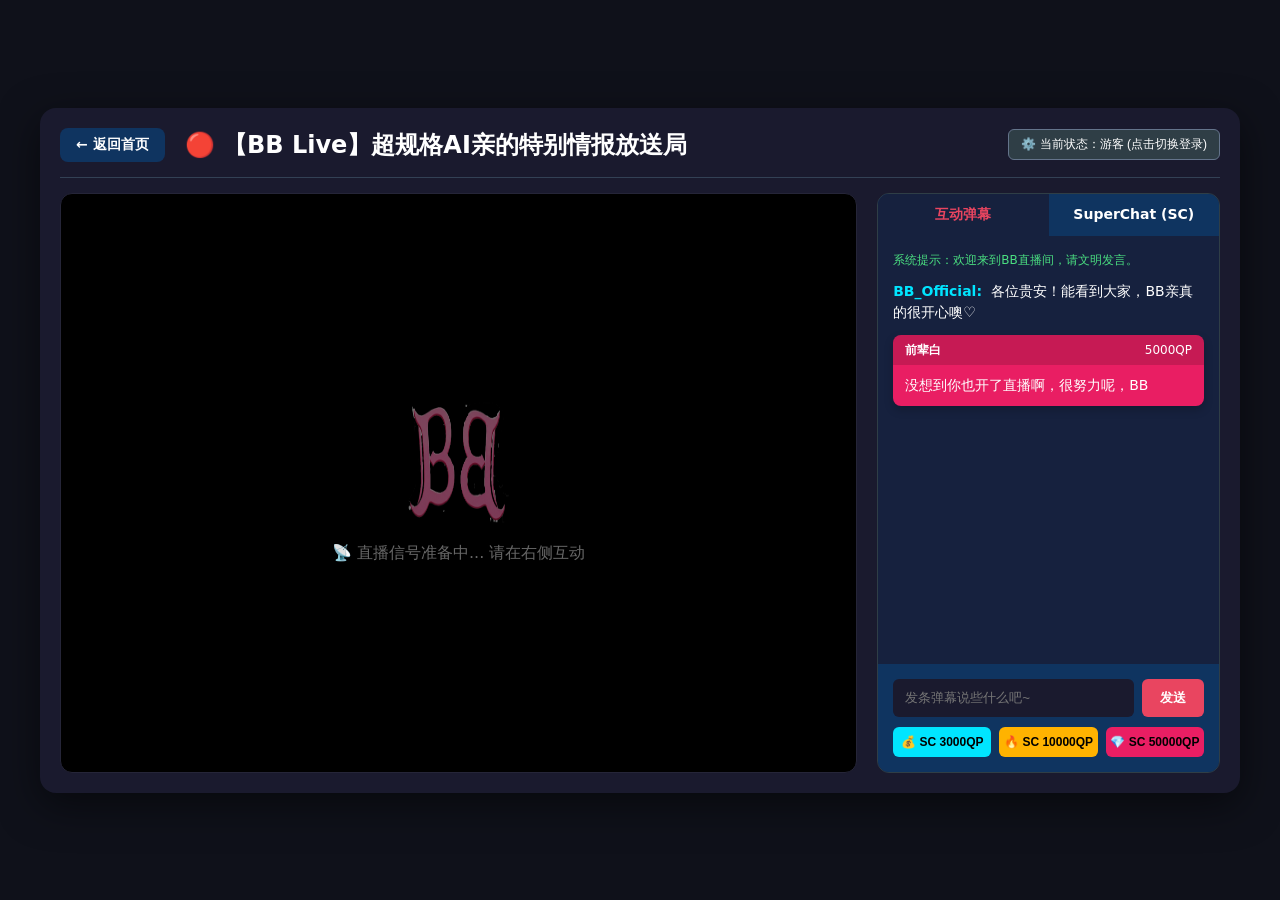
<file: bb_live.html>
<!DOCTYPE html>
<html lang="zh-cn">
<head>
    <meta charset="UTF-8">
    <meta name="viewport" content="width=device-width, initial-scale=1.0">
    <title>BB Live - 超规格AI亲的特别情报放送局</title>
    <link rel="icon" type="image/png" href="images/BB_标志1.png">
    <link rel="stylesheet" href="css/bb_live.css">
    <style>
        /* 确保布局正确 */
        .live-player-area {
            position: relative;
            background: #000;
            width: 100%;
            height: 100%;
            display: flex;
            align-items: center;
            justify-content: center;
        }
        #live-video {
            width: 100%;
            height: 100%;
            object-fit: contain;
            display: none;
        }
        .video-placeholder {
            display: flex;
            flex-direction: column;
            align-items: center;
            justify-content: center;
            text-align: center;
            color: #666;
        }
        .player-bg-logo {
            width: 100px;
            margin-bottom: 20px;
            opacity: 0.5;
        }
    </style>
</head>
<body>

    <div id="live-room-container">
        <div class="live-room-header">
            <a href="bb_index.html" id="back-to-home-btn">← 返回首页</a>
            <h2>🔴 【BB Live】超规格AI亲的特别情报放送局</h2>
        </div>
        
        <div class="live-main-content">
            <!-- 左侧视频区域 -->
            <div class="live-player-area">
                <video id="live-video" src="mp4/BB_直播.mp4" preload="auto"></video>
                <div class="video-placeholder" id="video-placeholder">
                    <img src="images/BB_标志1.png" alt="Logo" class="player-bg-logo">
                    <p>📡 直播信号准备中... 请在右侧互动</p>
                </div>
            </div>
            
            <!-- 右侧聊天区域 -->
            <div class="live-sidebar">
                <div class="sidebar-tabs">
                    <span class="tab-item active">互动弹幕</span>
                    <span class="tab-item">SuperChat (SC)</span>
                </div>
                
                <div class="chat-display-area" id="chat-box">
                    <div class="chat-msg system">系统提示：欢迎来到BB直播间，请文明发言。</div>
                    <div class="chat-msg"><span class="user-name">BB_Official:</span> 各位贵安！能看到大家，BB亲真的很开心噢♡</div>
                    <div class="chat-msg sc-msg-preview" style="--sc-color: #e91e63;">
                        <div class="sc-head"><b>前辈白</b> 5000QP</div>
                        <div class="sc-body">没想到你也开了直播啊，很努力呢，BB</div>
                    </div>
                </div>
                
                <div class="live-input-panel">
                    <div class="input-row">
                        <input type="text" id="danmu-input" placeholder="发条弹幕说些什么吧~" maxlength="30">
                        <button id="send-danmu-btn">发送</button>
                    </div>
                    <div class="gift-row">
                        <button class="sc-btn" data-amount="30" style="background: #00e5ff;">💰 SC 3000QP</button>
                        <button class="sc-btn" data-amount="100" style="background: #ffb300;">🔥 SC 10000QP</button>
                        <button class="sc-btn" data-amount="500" style="background: #e91e63;">💎 SC 50000QP</button>
                    </div>
                </div>
            </div>
        </div>
    </div>

<script>
        document.addEventListener('DOMContentLoaded', function() {
            const chatBox = document.getElementById('chat-box');
            const danmuInput = document.getElementById('danmu-input');
            const sendDanmuBtn = document.getElementById('send-danmu-btn');
            
            // ================= 视频播放逻辑 =================
            const liveVideo = document.getElementById('live-video');
            const videoPlaceholder = document.getElementById('video-placeholder');

            if (liveVideo && videoPlaceholder) {
                // 监听视频开始播放
                liveVideo.addEventListener('play', function() {
                    console.log("视频开始播放");
                    liveVideo.style.display = 'block';
                    videoPlaceholder.style.display = 'none';
                });
                
                // 视频播放结束后显示占位图
                liveVideo.addEventListener('ended', function() {
                    console.log("视频播放完成，显示占位图");
                    liveVideo.style.display = 'none';
                    videoPlaceholder.style.display = 'flex';
                });
                
                // 视频加载失败时显示占位图
                liveVideo.addEventListener('error', function() {
                    console.log("视频加载失败");
                    liveVideo.style.display = 'none';
                    videoPlaceholder.style.display = 'flex';
                });
                
                // 尝试自动播放视频
                // 先静音尝试播放，避免被浏览器拦截
                liveVideo.muted = true;
                liveVideo.play().then(() => {
                    console.log("视频自动播放成功");
                    // 播放成功后可以取消静音（可选）
                    setTimeout(() => { liveVideo.muted = false; }, 1000);
                }).catch(err => {
                    console.log("视频自动播放失败，显示占位图", err);
                    liveVideo.style.display = 'none';
                    videoPlaceholder.style.display = 'flex';
                });
            }

            // ================= 模拟登录状态控制 =================
            let isLoggedIn = false; 

            const header = document.querySelector('.live-room-header');
            const testBtn = document.createElement('button');
            testBtn.style.cssText = "padding: 6px 12px; background: #2f3e46; color: #fff; border: 1px solid #64748b; border-radius: 6px; cursor: pointer; margin-left: auto; font-size: 12px;";
            testBtn.innerText = "⚙️ 当前状态：游客 (点击切换登录)";
            header.appendChild(testBtn);

            testBtn.addEventListener('click', function() {
                isLoggedIn = !isLoggedIn;
                if (isLoggedIn) {
                    testBtn.innerText = "✅ 当前状态：已登录 (御主)";
                    testBtn.style.background = "#2e7d32";
                } else {
                    testBtn.innerText = "⚙️ 当前状态：游客 (点击切换登录)";
                    testBtn.style.background = "#2f3e46";
                }
            });

            // 发送普通弹幕
            function sendDanmu() {
                const text = danmuInput.value.trim();
                if (!text) return;

                let userName = "游客A";
                if (isLoggedIn) {
                    userName = "藤丸立香 (你)";
                }

                const msgDiv = document.createElement('div');
                msgDiv.className = 'chat-msg';
                msgDiv.innerHTML = `<span class="user-name" style="${!isLoggedIn ? 'color: #a0aec0;' : ''}">${userName}:</span> ${text}`;
                
                chatBox.appendChild(msgDiv);
                danmuInput.value = ''; 
                chatBox.scrollTop = chatBox.scrollHeight; 
            }

            sendDanmuBtn.addEventListener('click', sendDanmu);
            danmuInput.addEventListener('keypress', function(e) {
                if (e.key === 'Enter') sendDanmu();
            });

            // 发送 SC (SuperChat)
            document.querySelectorAll('.sc-btn').forEach(btn => {
                btn.addEventListener('click', function() {
                    if (!isLoggedIn) {
                        const alertDiv = document.createElement('div');
                        alertDiv.className = 'chat-msg system';
                        alertDiv.style.color = '#ef4444';
                        alertDiv.style.fontWeight = 'bold';
                        alertDiv.innerText = "❌ 提示：游客状态无法发送 SuperChat，请先登录账户！";
                        chatBox.appendChild(alertDiv);
                        chatBox.scrollTop = chatBox.scrollHeight;
                        alert("您当前处于游客状态，请登录后再发表 SuperChat 留言！");
                        return;
                    }

                    const amount = this.getAttribute('data-amount');
                    let color = '#ffb300';
                    let displayAmount = amount === '30' ? '3000' : (amount === '100' ? '10000' : '50000');
                    if (amount === '30') color = '#00e5ff';
                    if (amount === '500') color = '#e91e63';

                    const scDiv = document.createElement('div');
                    scDiv.className = 'chat-msg sc-msg-preview';
                    scDiv.style.setProperty('--sc-color', color);
                    scDiv.innerHTML = `
                        <div class="sc-head"><b>御主 (你)</b> ${displayAmount} QP</div>
                        <div class="sc-body">好贵的SC价格！到底想做什么呀，BB亲！</div>
                    `;
                    
                    chatBox.appendChild(scDiv);
                    chatBox.scrollTop = chatBox.scrollHeight;
                });
            });
        });
    </script>
</body>
</html>
</file>
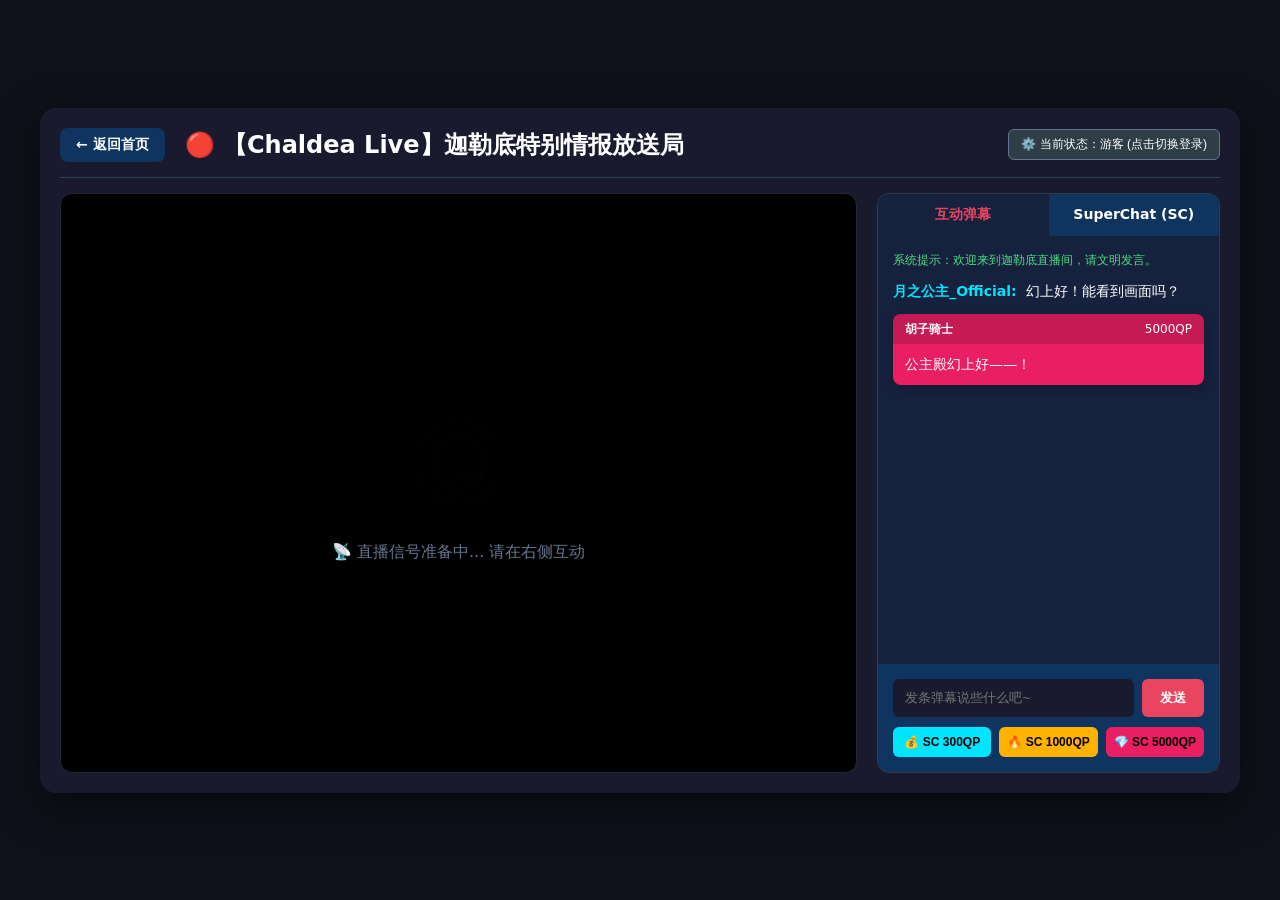
<file: live.html>
<!DOCTYPE html>
<html lang="zh-cn">
<head>
    <meta charset="UTF-8">
    <meta name="viewport" content="width=device-width, initial-scale=1.0">
    <title>Chaldea Live - 迦勒底特别情报放送局</title>
    <link rel="icon" type="image/png" href="images/迦勒底.png">
    <link rel="stylesheet" href="css/live.css">
</head>
<body>

    <div id="live-room-container">
        <div class="live-room-header">
            <a href="index.html" id="back-to-home-btn">← 返回首页</a>
            <h2>🔴 【Chaldea Live】迦勒底特别情报放送局</h2>
        </div>
        
        <div class="live-main-content">
            <div class="live-player-area">
                <div class="video-placeholder">
                    <img src="images/迦勒底.png" alt="Logo" class="player-bg-logo">
                    <p>📡 直播信号准备中... 请在右侧互动</p>
                </div>
            </div>
            
            <div class="live-sidebar">
                <div class="sidebar-tabs">
                    <span class="tab-item active">互动弹幕</span>
                    <span class="tab-item">SuperChat (SC)</span>
                </div>
                
                <div class="chat-display-area" id="chat-box">
                    <div class="chat-msg system">系统提示：欢迎来到迦勒底直播间，请文明发言。</div>
                    <div class="chat-msg"><span class="user-name">月之公主_Official:</span> 幻上好！能看到画面吗？</div>
                    <div class="chat-msg sc-msg-preview" style="--sc-color: #e91e63;">
                        <div class="sc-head"><b>胡子骑士</b> 5000QP</div>
                        <div class="sc-body">公主殿幻上好——！</div>
                    </div>
                </div>
                
                <div class="live-input-panel">
                    <div class="input-row">
                        <input type="text" id="danmu-input" placeholder="发条弹幕说些什么吧~" maxlength="30">
                        <button id="send-danmu-btn">发送</button>
                    </div>
                    <div class="gift-row">
                        <button class="sc-btn" data-amount="30" style="background: #00e5ff;">💰 SC 300QP</button>
                        <button class="sc-btn" data-amount="100" style="background: #ffb300;">🔥 SC 1000QP</button>
                        <button class="sc-btn" data-amount="500" style="background: #e91e63;">💎 SC 5000QP</button>
                    </div>
                </div>
            </div>
        </div>
    </div>

<script>
        document.addEventListener('DOMContentLoaded', function() {
            const chatBox = document.getElementById('chat-box');
            const danmuInput = document.getElementById('danmu-input');
            const sendDanmuBtn = document.getElementById('send-danmu-btn');

            // ================= 🆕 模拟登录状态控制 =================
            // 默认设置为未登录（游客状态）：false
            // 如果想测试登录后的效果，可以在演示时把它改成 true，或者用我们下面建的切换按钮
            let isLoggedIn = false; 

            // 为了方便你测试，我们在直播间头部动态塞入一个“切换登录状态”的测试按钮
            const header = document.querySelector('.live-room-header');
            const testBtn = document.createElement('button');
            testBtn.style.cssText = "padding: 6px 12px; background: #2f3e46; color: #fff; border: 1px solid #64748b; border-radius: 6px; cursor: pointer; margin-left: auto; font-size: 12px;";
            testBtn.innerText = "⚙️ 当前状态：游客 (点击切换登录)";
            header.appendChild(testBtn);

            // 点击按钮切换登录状态（答辩演示神器）
            testBtn.addEventListener('click', function() {
                isLoggedIn = !isLoggedIn;
                if (isLoggedIn) {
                    testBtn.innerText = "✅ 当前状态：已登录 (御主)";
                    testBtn.style.background = "#2e7d32";
                } else {
                    testBtn.innerText = "⚙️ 当前状态：游客 (点击切换登录)";
                    testBtn.style.background = "#2f3e46";
                }
            });
            // ========================================================


            // 发送普通弹幕
            function sendDanmu() {
                const text = danmuInput.value.trim();
                if (!text) return;

                // 🆕 核心改动：根据是否登录，决定弹幕发送者的名字
                let userName = "游客A";
                if (isLoggedIn) {
                    userName = "藤丸立香 (你)";
                }

                const msgDiv = document.createElement('div');
                msgDiv.className = 'chat-msg';
                msgDiv.innerHTML = `<span class="user-name" style="${!isLoggedIn ? 'color: #a0aec0;' : ''}">${userName}:</span> ${text}`;
                
                chatBox.appendChild(msgDiv);
                danmuInput.value = ''; 
                chatBox.scrollTop = chatBox.scrollHeight; 
            }

            sendDanmuBtn.addEventListener('click', sendDanmu);
            danmuInput.addEventListener('keypress', function(e) {
                if (e.key === 'Enter') sendDanmu();
            });


            // 发送 SC (SuperChat)
            document.querySelectorAll('.sc-btn').forEach(btn => {
                btn.addEventListener('click', function() {
                    // 🆕 核心改动：如果没登录，拦截操作并提示
                    if (!isLoggedIn) {
                        // 1. 在弹幕区塞一条红色系统警告
                        const alertDiv = document.createElement('div');
                        alertDiv.className = 'chat-msg system';
                        alertDiv.style.color = '#ef4444';
                        alertDiv.style.fontWeight = 'bold';
                        alertDiv.innerText = "❌ 提示：游客状态无法发送 SuperChat，请先登录账户！";
                        chatBox.appendChild(alertDiv);
                        chatBox.scrollTop = chatBox.scrollHeight;

                        // 2. 同时弹窗提醒
                        alert("您当前处于游客状态，请登录后再发表 SuperChat 留言！");
                        return; // 结束函数，不执行后面的发 SC 逻辑
                    }

                    // 如果已登录，正常执行发送 SC
                    const amount = this.getAttribute('data-amount');
                    let color = '#ffb300'; 
                    if (amount === '30') color = '#00e5ff'; 
                    if (amount === '500') color = '#e91e63'; 

                    const scDiv = document.createElement('div');
                    scDiv.className = 'chat-msg sc-msg-preview';
                    scDiv.style.setProperty('--sc-color', color);
                    scDiv.innerHTML = `
                        <div class="sc-head"><b>御主 (你)</b> ￥${amount}</div>
                        <div class="sc-body">公主殿，幻上好——！</div>
                    `;
                    
                    chatBox.appendChild(scDiv);
                    chatBox.scrollTop = chatBox.scrollHeight;
                });
            });
        });
    </script>
</body>
</html>
</file>
<file: css/web.css>
@import url('https://fonts.googleapis.com/css2?family=Inter:wght@400;700&family=Playfair+Display:wght@400;700&display=swap');

.top-blue-bar {
    position: relative;
}

.nav-left {
    position: absolute;
    left: 20px;
    top: 50%;
    transform: translateY(-50%);
    display: flex;
    align-items: center;
    gap: 12px;
}

.logo-img {
    height: 70px;
    width: 70px;
    display: block;
}

.channel-name {
    color: white;
    font-size: 32px;
    font-family: 'Playfair Display', serif;
    letter-spacing: 2px;
}

/* 频道标题包装器 */
.channel-wrapper {
    display: flex;
    flex-direction: column;
    line-height: 1.2;
}

/* 副标题样式 */
.channel-subtitle {
    font-size: 12px;
    color: rgba(255, 255, 255, 0.7);
    font-family: 'Inter', system-ui, sans-serif;
    letter-spacing: 1px;
    margin-top: 4px;
}

.nav-right {
    position: absolute;
    right: 0;
    top: 55%;
    transform: translateY(-50%);
    display: flex;
    gap: 20px;
    padding-right: 20px;
}

.nav-link {
    color: white;
    font-size: 19px;
    font-family: 'Inter', system-ui, sans-serif;
    text-decoration: none;
}

.nav-link:hover {
    text-decoration: underline;
    text-underline-offset: 10px;
}

/* ========== 滚动报幕样式 ========== */
.news-ticker {
    width: 100%;
    background-color: #f5f5f5;
    border-top: 1px solid #e0e0e0;
    border-bottom: 1px solid #e0e0e0;
    overflow: hidden;
    position: relative;
}

.ticker-container {
    width: 100%;
    overflow: hidden;
    background-color: #fafafa;
}

.ticker-content {
    display: inline-block;
    white-space: nowrap;
    padding: 12px 0;
}

.news-item {
    font-size: 16px;
    font-family: 'Inter', system-ui, sans-serif;
    color: #333;
    font-weight: 500;
}

.news-separator {
    margin: 0 25px;
    color: rgb(58, 159, 253);
    font-size: 14px;
    font-weight: bold;
}

.ticker-container:hover {
    cursor: pointer;
}

/* ========== 轮播图样式（固定大小） ========== */
/* 行容器 - 让轮播图和矩形块并排 */
.content-row {
    display: flex;
    flex-direction: row;  /* 强制水平排列 */
    flex-wrap: nowrap;    /* 禁止换行 */
    gap: 20px;
    max-width: 1200px;
    margin: 20px auto;
    padding: 0 20px;
}

.carousel-section {
    width: 750px;
    min-width: 750px;     /* 确保最小宽度 */
    flex-shrink: 0;       /* 不允许收缩 */
    overflow: hidden;
    border-radius: 8px;
    box-shadow: 0 4px 12px rgba(0,0,0,0.1);
    height: 390px;
}

.carousel-container {
    width: 100%;
    position: relative;
    height: 100%;
}

.carousel-wrapper {
    display: flex;
    transition: transform 0.6s ease-in-out;
    height: 100%;
}

.carousel-slide {
    min-width: 100%;
    height: 100%;
    overflow: hidden;
}

.carousel-slide img {
    width: 100%;
    height: 100%;
    display: block;
    object-fit: cover;
}

/* ========== 功能矩形块样式 ========== */
.feature-grid {
    display: grid;
    grid-template-columns: repeat(2, 1fr);
    gap: 15px;
    width: 300px;
    min-width: 300px;
    flex-shrink: 0;
    margin-left: 40px;
    margin-top: 20px;
}

.feature-item {
    background: white;
    border-radius: 16px;
    display: flex;
    align-items: center;
    justify-content: center;
    text-align: center;
    font-size: 16px;
    font-weight: bold;
    color: white;
    font-family: 'Inter', system-ui, sans-serif;
    cursor: pointer;
    transition: transform 0.3s ease, box-shadow 0.3s ease;
    box-shadow: 0 4px 12px rgba(0,0,0,0.1);
    min-height: 140px;
    padding: 15px;
}

/* 统一所有矩形的内部文字样式 */
.weather-text, .zhanbu-text {
    text-align: center;
    line-height: 1.5;
}

.weather-title, .zhanbu-text .weather-title {
    font-size: 16px;
    font-weight: bold;
    margin-bottom: 8px;
    opacity: 0.9;
}

.weather-info, .zhanbu-text .weather-info {
    font-size: 14px;
    font-weight: normal;
    opacity: 0.95;
}

/* 黄色和黑色矩形的文字适配 */
.feature-yellow, .feature-black {
    display: flex;
    align-items: center;
    justify-content: center;
    text-align: center;
    word-break: break-word;
    line-height: 1.4;
}

/* 矩形颜色 - 更柔和的配色 */
.feature-green {
    background: linear-gradient(135deg, #43A047 0%, #2E7D32 100%);
}

.feature-blue {
    background: linear-gradient(135deg, #1E88E5 0%, #1565C0 100%);
}

.feature-yellow {
    background: linear-gradient(135deg, #FB8C00 0%, #EF6C00 100%);
}

.feature-black {
    background: linear-gradient(135deg, #424242 0%, #212121 100%);
}

/* 矩形悬停效果 */
.feature-item:hover {
    transform: translateY(-6px);
    box-shadow: 0 12px 24px rgba(0,0,0,0.2);
}

/* 热门帖子矩形特殊样式 */
.feature-black .post-preview {
    font-size: 14px;
    font-weight: normal;
    line-height: 1.4;
}

.feature-black .post-preview-title {
    font-size: 12px;
    opacity: 0.8;
    margin-bottom: 6px;
}

/* 响应式调整 */
@media (max-width: 1000px) {
    .feature-grid {
        width: 260px;
        min-width: 260px;
        margin-left: 20px;
    }
    
    .feature-item {
        min-height: 120px;
        padding: 12px;
        font-size: 14px;
    }
    
    .weather-title, .zhanbu-text .weather-title {
        font-size: 14px;
    }
    
    .weather-info, .zhanbu-text .weather-info {
        font-size: 12px;
    }
}

@media (max-width: 850px) {
    .feature-grid {
        width: 240px;
        min-width: 240px;
        gap: 12px;
    }
    
    .feature-item {
        min-height: 110px;
        padding: 10px;
    }
}

/* ========== 红色大横框 ========== */
.red-bar {
    width: 100%;
    background-color: #E53935;  /* 红色背景 */
    padding: 20px 0;
    margin: 20px 0 0 0;
}

.red-bar-text {
    display: block;
    max-width: 1200px;
    margin: 0 auto;
    padding: 0 20px;
    font-size: 24px;
    font-weight: bold;
    color: white;
    font-family: 'Inter', system-ui, sans-serif;
    letter-spacing: 1px;
}

/* 响应式 */
@media (max-width: 768px) {
    .red-bar-text {
        font-size: 18px;
    }
    .red-bar {
        padding: 14px 0;
    }
}

/* ========== 美食外卖选购区域 ========== */
.food-menu {
    max-width: 1200px;
    margin: 40px auto;
    padding: 0 20px;
}

.food-menu-title {
    font-size: 28px;
    font-weight: bold;
    font-family: 'Playfair Display', serif;
    color: #333;
    margin-bottom: 25px;
    padding-left: 10px;
    border-left: 5px solid #E53935;
}

/* 第一行布局：左边大图 + 右边两小图 */
.food-row-first {
    display: flex;
    gap: 20px;
    margin-bottom: 30px;
}

.food-card-large {
    flex: 2;
    display: flex;
    background: white;
    border-radius: 16px;
    overflow: hidden;
    box-shadow: 0 4px 15px rgba(0,0,0,0.1);
    transition: transform 0.3s ease, box-shadow 0.3s ease;
}

.food-card-large:hover {
    transform: translateY(-5px);
    box-shadow: 0 8px 25px rgba(0,0,0,0.15);
}

.food-card-large img {
    width: 50%;
    height: 250px;
    object-fit: cover;
}

.food-card-large .food-info {
    flex: 1;
    padding: 20px;
    display: flex;
    flex-direction: column;
    justify-content: center;
}

/* 右边小图组 */
.food-small-group {
    flex: 1;
    display: flex;
    flex-direction: column;
    gap: 20px;
}

.food-card-small {
    display: flex;
    background: white;
    border-radius: 16px;
    overflow: hidden;
    box-shadow: 0 4px 12px rgba(0,0,0,0.1);
    transition: transform 0.3s ease, box-shadow 0.3s ease;
}

.food-card-small:hover {
    transform: translateY(-3px);
    box-shadow: 0 6px 18px rgba(0,0,0,0.12);
}

.food-card-small img {
    width: 100px;
    height: 100px;
    object-fit: cover;
}

.food-card-small .food-info {
    flex: 1;
    padding: 12px;
}

/* 第二行布局：三个均等卡片 */
.food-row-second {
    display: flex;
    gap: 20px;
}

.food-card-medium {
    flex: 1;
    background: white;
    border-radius: 16px;
    overflow: hidden;
    box-shadow: 0 4px 12px rgba(0,0,0,0.1);
    transition: transform 0.3s ease, box-shadow 0.3s ease;
    text-align: center;
}

.food-card-medium:hover {
    transform: translateY(-5px);
    box-shadow: 0 8px 20px rgba(0,0,0,0.15);
}

.food-card-medium img {
    width: 100%;
    height: 180px;
    object-fit: cover;
}

.food-card-medium .food-info {
    padding: 15px;
}

/* 商品信息通用样式 */
.food-name {
    font-size: 18px;
    font-weight: bold;
    color: #333;
    margin-bottom: 8px;
    font-family: 'Inter', system-ui, sans-serif;
}

.food-price {
    font-size: 22px;
    font-weight: bold;
    color: #E53935;
    margin-bottom: 12px;
}

.food-origin-price {
    font-size: 14px;
    color: #999;
    text-decoration: line-through;
    font-weight: normal;
    margin-left: 8px;
}

.order-btn {
    background-color: #E53935;
    color: white;
    border: none;
    padding: 8px 16px;
    border-radius: 25px;
    font-size: 14px;
    font-weight: bold;
    cursor: pointer;
    transition: background-color 0.3s ease;
    font-family: 'Inter', system-ui, sans-serif;
}

.order-btn:hover {
    background-color: #c62828;
}

/* 占位卡片样式 */
.food-placeholder {
    background: linear-gradient(135deg, #f5f5f5 0%, #e0e0e0 100%);
    display: flex;
    align-items: center;
    justify-content: center;
    min-height: 280px;
}

.coming-soon {
    text-align: center;
    color: #999;
}

.coming-soon span {
    font-size: 48px;
    display: block;
    margin-bottom: 15px;
}

.coming-soon p {
    font-size: 14px;
    line-height: 1.5;
}

/* 响应式 */
@media (max-width: 900px) {
    .food-row-first {
        flex-direction: column;
    }
    
    .food-card-large {
        flex-direction: column;
    }
    
    .food-card-large img {
        width: 100%;
        height: 200px;
    }
    
    .food-small-group {
        flex-direction: row;
    }
    
    .food-card-small {
        flex: 1;
        flex-direction: column;
    }
    
    .food-card-small img {
        width: 100%;
        height: 120px;
    }
    
    .food-row-second {
        flex-direction: column;
    }
}

@media (max-width: 600px) {
    .food-small-group {
        flex-direction: column;
    }
    
    .food-menu-title {
        font-size: 22px;
    }
}

/* ========== 日常用品商店区域 ========== */
.daily-goods {
    max-width: 1200px;
    margin: 50px auto;
    padding: 0 20px;
}

.daily-goods-title {
    font-size: 28px;
    font-weight: bold;
    font-family: 'Playfair Display', serif;
    color: #333;
    margin-bottom: 25px;
    padding-left: 10px;
    border-left: 5px solid #4CAF50;
}

/* 第一行布局：左边大图 + 右边三小图（竖向） */
.daily-row-first {
    display: flex;
    gap: 20px;
    margin-bottom: 30px;
}

.daily-card-large {
    flex: 1.5;
    display: flex;
    background: white;
    border-radius: 16px;
    overflow: hidden;
    box-shadow: 0 4px 15px rgba(0,0,0,0.1);
    transition: transform 0.3s ease, box-shadow 0.3s ease;
}

.daily-card-large:hover {
    transform: translateY(-5px);
    box-shadow: 0 8px 25px rgba(0,0,0,0.15);
}

.daily-card-large img {
    width: 45%;
    height: 280px;
    object-fit: cover;
}

.daily-card-large .daily-info {
    flex: 1;
    padding: 25px;
    display: flex;
    flex-direction: column;
    justify-content: center;
}

/* 右边小图组（竖向排列） */
.daily-small-group {
    flex: 1;
    display: flex;
    flex-direction: column;
    gap: 15px;
}

.daily-card-small {
    display: flex;
    background: white;
    border-radius: 14px;
    overflow: hidden;
    box-shadow: 0 3px 10px rgba(0,0,0,0.08);
    transition: transform 0.3s ease, box-shadow 0.3s ease;
}

.daily-card-small:hover {
    transform: translateX(3px);
    box-shadow: 0 5px 15px rgba(0,0,0,0.12);
}

.daily-card-small img {
    width: 80px;
    height: 80px;
    object-fit: cover;
}

.daily-card-small .daily-info {
    flex: 1;
    padding: 10px 12px;
}

/* 商品信息通用样式 */
.daily-name {
    font-size: 16px;
    font-weight: bold;
    color: #333;
    margin-bottom: 5px;
    font-family: 'Inter', system-ui, sans-serif;
}

.daily-desc {
    font-size: 12px;
    color: #999;
    margin-bottom: 8px;
}

.daily-price {
    font-size: 18px;
    font-weight: bold;
    color: #4CAF50;
    margin-bottom: 10px;
}

.daily-origin-price {
    font-size: 13px;
    color: #999;
    text-decoration: line-through;
    font-weight: normal;
    margin-left: 8px;
}

.daily-order-btn {
    background-color: #4CAF50;
    color: white;
    border: none;
    padding: 6px 14px;
    border-radius: 20px;
    font-size: 12px;
    font-weight: bold;
    cursor: pointer;
    transition: background-color 0.3s ease;
    font-family: 'Inter', system-ui, sans-serif;
}

.daily-order-btn:hover {
    background-color: #388E3C;
}

/* 第二行：两个商品并排 */
.daily-row-second {
    display: flex;
    gap: 20px;
}

.daily-card-medium {
    flex: 1;
    display: flex;
    background: white;
    border-radius: 16px;
    overflow: hidden;
    box-shadow: 0 4px 12px rgba(0,0,0,0.1);
    transition: transform 0.3s ease, box-shadow 0.3s ease;
}

.daily-card-medium:hover {
    transform: translateY(-5px);
    box-shadow: 0 8px 20px rgba(0,0,0,0.15);
}

.daily-card-medium img {
    width: 120px;
    height: 140px;
    object-fit: cover;
}

.daily-card-medium .daily-info {
    flex: 1;
    padding: 18px;
}

.daily-card-medium .daily-name {
    font-size: 18px;
}

.daily-card-medium .daily-price {
    font-size: 20px;
}

.daily-card-medium .daily-order-btn {
    padding: 8px 20px;
    font-size: 14px;
}

/* 响应式 */
@media (max-width: 900px) {
    .daily-row-first {
        flex-direction: column;
    }
    
    .daily-card-large {
        flex-direction: column;
    }
    
    .daily-card-large img {
        width: 100%;
        height: 200px;
    }
    
    .daily-small-group {
        flex-direction: row;
    }
    
    .daily-card-small {
        flex: 1;
        flex-direction: column;
    }
    
    .daily-card-small img {
        width: 100%;
        height: 100px;
    }
    
    .daily-row-second {
        flex-direction: column;
    }
    
    .daily-card-medium {
        flex-direction: column;
    }
    
    .daily-card-medium img {
        width: 100%;
        height: 160px;
    }
}

@media (max-width: 600px) {
    .daily-small-group {
        flex-direction: column;
    }
    
    .daily-goods-title {
        font-size: 22px;
    }
}

/* ========== 娱乐商品（同人志/游戏）区域 ========== */
.entertainment-goods {
    max-width: 1200px;
    margin: 50px auto;
    padding: 0 20px;
}

.entertainment-title {
    font-size: 28px;
    font-weight: bold;
    font-family: 'Playfair Display', serif;
    color: #333;
    margin-bottom: 25px;
    padding-left: 10px;
    border-left: 5px solid #9C27B0;
}

/* 第一行布局：左边大图 + 右边两小图 */
.entertainment-row-first {
    display: flex;
    gap: 20px;
    margin-bottom: 30px;
}

.entertainment-card-large {
    flex: 1.5;
    display: flex;
    background: white;
    border-radius: 16px;
    overflow: hidden;
    box-shadow: 0 4px 15px rgba(0,0,0,0.1);
    transition: transform 0.3s ease, box-shadow 0.3s ease;
}

.entertainment-card-large:hover {
    transform: translateY(-5px);
    box-shadow: 0 8px 25px rgba(0,0,0,0.15);
}

.entertainment-card-large img {
    width: 40%;
    height: 280px;
    object-fit: cover;
}

.entertainment-card-large .entertainment-info {
    flex: 1;
    padding: 25px;
    display: flex;
    flex-direction: column;
    justify-content: center;
}

/* 右边小图组 */
.entertainment-small-group {
    flex: 1;
    display: flex;
    flex-direction: column;
    gap: 15px;
}

.entertainment-card-small {
    display: flex;
    background: white;
    border-radius: 14px;
    overflow: hidden;
    box-shadow: 0 3px 10px rgba(0,0,0,0.08);
    transition: transform 0.3s ease, box-shadow 0.3s ease;
}

.entertainment-card-small:hover {
    transform: translateX(3px);
    box-shadow: 0 5px 15px rgba(0,0,0,0.12);
}

.entertainment-card-small img {
    width: 90px;
    height: 110px;
    object-fit: cover;
}

.entertainment-card-small .entertainment-info {
    flex: 1;
    padding: 12px;
}

/* 商品信息通用样式 */
.entertainment-name {
    font-size: 16px;
    font-weight: bold;
    color: #333;
    margin-bottom: 5px;
    font-family: 'Inter', system-ui, sans-serif;
    line-height: 1.3;
}

.entertainment-type {
    font-size: 11px;
    color: #9C27B0;
    margin-bottom: 8px;
    font-weight: 500;
}

.entertainment-desc {
    font-size: 12px;
    color: #999;
    margin-bottom: 8px;
}

.entertainment-price {
    font-size: 18px;
    font-weight: bold;
    color: #9C27B0;
    margin-bottom: 10px;
}

.entertainment-origin-price {
    font-size: 13px;
    color: #999;
    text-decoration: line-through;
    font-weight: normal;
    margin-left: 8px;
}

.entertainment-order-btn {
    background-color: #9C27B0;
    color: white;
    border: none;
    padding: 6px 14px;
    border-radius: 20px;
    font-size: 12px;
    font-weight: bold;
    cursor: pointer;
    transition: background-color 0.3s ease;
    font-family: 'Inter', system-ui, sans-serif;
}

.entertainment-order-btn:hover {
    background-color: #7B1FA2;
}

/* 第二行：两个商品并排 */
.entertainment-row-second {
    display: flex;
    gap: 20px;
}

.entertainment-card-medium {
    flex: 1;
    display: flex;
    background: white;
    border-radius: 16px;
    overflow: hidden;
    box-shadow: 0 4px 12px rgba(0,0,0,0.1);
    transition: transform 0.3s ease, box-shadow 0.3s ease;
}

.entertainment-card-medium:hover {
    transform: translateY(-5px);
    box-shadow: 0 8px 20px rgba(0,0,0,0.15);
}

.entertainment-card-medium img {
    width: 130px;
    height: 150px;
    object-fit: cover;
}

.entertainment-card-medium .entertainment-info {
    flex: 1;
    padding: 18px;
}

.entertainment-card-medium .entertainment-name {
    font-size: 18px;
}

.entertainment-card-medium .entertainment-price {
    font-size: 20px;
}

.entertainment-card-medium .entertainment-order-btn {
    padding: 8px 20px;
    font-size: 14px;
}

/* 响应式 */
@media (max-width: 900px) {
    .entertainment-row-first {
        flex-direction: column;
    }
    
    .entertainment-card-large {
        flex-direction: column;
    }
    
    .entertainment-card-large img {
        width: 100%;
        height: 200px;
    }
    
    .entertainment-small-group {
        flex-direction: row;
    }
    
    .entertainment-card-small {
        flex: 1;
        flex-direction: column;
    }
    
    .entertainment-card-small img {
        width: 100%;
        height: 120px;
    }
    
    .entertainment-row-second {
        flex-direction: column;
    }
    
    .entertainment-card-medium {
        flex-direction: column;
    }
    
    .entertainment-card-medium img {
        width: 100%;
        height: 180px;
    }
}

@media (max-width: 600px) {
    .entertainment-small-group {
        flex-direction: column;
    }
    
    .entertainment-title {
        font-size: 22px;
    }
}

/* ========== 帖子板块样式 ========== */
.posts-section {
    max-width: 1200px;
    margin: 50px auto;
    padding: 0 20px;
}

.posts-title {
    font-size: 28px;
    font-weight: bold;
    font-family: 'Playfair Display', serif;
    color: #333;
    margin-bottom: 25px;
    padding-left: 10px;
    border-left: 5px solid #FF9800;
}

/* 帖子列表网格布局 */
.posts-list {
    display: grid;
    grid-template-columns: repeat(auto-fill, minmax(350px, 1fr));
    gap: 25px;
}

/* 帖子卡片 */
.post-card {
    background: white;
    border-radius: 16px;
    padding: 20px;
    box-shadow: 0 4px 12px rgba(0,0,0,0.08);
    transition: transform 0.3s ease, box-shadow 0.3s ease;
    border: 1px solid #eee;
}

.post-card:hover {
    transform: translateY(-5px);
    box-shadow: 0 8px 25px rgba(0,0,0,0.12);
}

.post-card-header {
    display: flex;
    justify-content: space-between;
    align-items: flex-start;
    margin-bottom: 12px;
}

.post-title {
    font-size: 18px;
    font-weight: bold;
    color: #333;
    font-family: 'Inter', system-ui, sans-serif;
    line-height: 1.4;
    flex: 1;
    margin: 0;
}

.post-likes {
    font-size: 13px;
    color: #E53935;
    background: #FFF0F0;
    padding: 4px 10px;
    border-radius: 20px;
    white-space: nowrap;
    margin-left: 10px;
}

.post-summary {
    color: #666;
    font-size: 14px;
    line-height: 1.5;
    margin-bottom: 15px;
    font-family: 'Inter', system-ui, sans-serif;
}

.post-meta {
    display: flex;
    gap: 15px;
    font-size: 12px;
    color: #999;
    margin-bottom: 15px;
    flex-wrap: wrap;
}

.view-post-btn {
    background-color: #FF9800;
    color: white;
    border: none;
    padding: 8px 20px;
    border-radius: 25px;
    font-size: 14px;
    font-weight: bold;
    cursor: pointer;
    transition: background-color 0.3s ease;
    font-family: 'Inter', system-ui, sans-serif;
    width: 100%;
}

.view-post-btn:hover {
    background-color: #F57C00;
}

/* 帖子详情弹窗 */
.post-modal {
    display: none;
    position: fixed;
    z-index: 1000;
    left: 0;
    top: 0;
    width: 100%;
    height: 100%;
    background-color: rgba(0,0,0,0.6);
    animation: fadeIn 0.3s ease;
}

@keyframes fadeIn {
    from { opacity: 0; }
    to { opacity: 1; }
}

.post-modal-content {
    position: relative;
    background-color: white;
    margin: 5% auto;
    padding: 0;
    width: 90%;
    max-width: 700px;
    border-radius: 20px;
    box-shadow: 0 10px 40px rgba(0,0,0,0.2);
    animation: slideDown 0.3s ease;
    max-height: 85%;
    overflow-y: auto;
}

@keyframes slideDown {
    from {
        transform: translateY(-50px);
        opacity: 0;
    }
    to {
        transform: translateY(0);
        opacity: 1;
    }
}

.post-modal-header {
    display: flex;
    justify-content: space-between;
    align-items: center;
    padding: 20px 25px;
    border-bottom: 1px solid #eee;
    background: linear-gradient(135deg, #FF9800 0%, #FFC107 100%);
    border-radius: 20px 20px 0 0;
}

.post-modal-header h3 {
    margin: 0;
    font-size: 20px;
    color: white;
    font-family: 'Inter', system-ui, sans-serif;
    flex: 1;
}

.post-modal-close {
    color: white;
    font-size: 28px;
    font-weight: bold;
    cursor: pointer;
    transition: transform 0.2s;
    line-height: 1;
}

.post-modal-close:hover {
    transform: scale(1.1);
}

.post-modal-body {
    padding: 25px;
}

.post-detail-meta {
    display: flex;
    flex-wrap: wrap;
    gap: 15px;
    font-size: 13px;
    color: #999;
    padding-bottom: 15px;
    border-bottom: 1px solid #eee;
    margin-bottom: 20px;
}

.post-detail-content {
    font-size: 16px;
    line-height: 1.8;
    color: #333;
    font-family: 'Inter', system-ui, sans-serif;
    white-space: pre-wrap;
}

.post-detail-footer {
    margin-top: 25px;
    padding-top: 20px;
    border-top: 1px solid #eee;
    display: flex;
    gap: 15px;
}

.like-btn {
    background-color: #E53935;
    color: white;
    border: none;
    padding: 10px 25px;
    border-radius: 30px;
    font-size: 14px;
    font-weight: bold;
    cursor: pointer;
    transition: background-color 0.3s ease;
}

.like-btn:hover {
    background-color: #c62828;
}

.back-btn {
    background-color: #999;
    color: white;
    border: none;
    padding: 10px 25px;
    border-radius: 30px;
    font-size: 14px;
    font-weight: bold;
    cursor: pointer;
    transition: background-color 0.3s ease;
}

.back-btn:hover {
    background-color: #777;
}

/* 响应式 */
@media (max-width: 768px) {
    .posts-list {
        grid-template-columns: 1fr;
    }
    
    .posts-title {
        font-size: 22px;
    }
    
    .post-modal-content {
        margin: 10% auto;
        width: 95%;
    }
    
    .post-modal-header h3 {
        font-size: 16px;
    }
    
    .post-detail-content {
        font-size: 14px;
    }
}

/* ========== 迦勒底作战任务板块（可折叠） ========== */
.mission-board {
    max-width: 1200px;
    margin: 30px auto;
    padding: 0 20px;
}

/* 折叠按钮区域 */
.mission-collapse-header {
    background: linear-gradient(135deg, #1a1a2e 0%, #16213e 100%);
    border-radius: 20px;
    padding: 18px 25px;
    cursor: pointer;
    transition: all 0.3s ease;
    box-shadow: 0 4px 15px rgba(0,0,0,0.15);
}

.mission-collapse-header:hover {
    transform: translateY(-2px);
    box-shadow: 0 8px 25px rgba(0,0,0,0.2);
}

/* 预览区域布局 */
.mission-preview {
    display: flex;
    justify-content: space-between;
    align-items: center;
    flex-wrap: wrap;
    gap: 15px;
}

.preview-left {
    display: flex;
    align-items: center;
    gap: 15px;
}

.mission-icon {
    font-size: 32px;
}

.preview-info {
    display: flex;
    flex-direction: column;
}

.preview-title {
    font-size: 12px;
    color: #aaa;
    letter-spacing: 1px;
}

.preview-name {
    font-size: 20px;
    font-weight: bold;
    color: #e94560;
    font-family: 'Playfair Display', serif;
}

/* 预览进度条 */
.preview-center {
    flex: 1;
    min-width: 200px;
}

.preview-progress {
    display: flex;
    align-items: center;
    gap: 12px;
}

.progress-text {
    font-size: 13px;
    color: #ccc;
}

.progress-bar-small {
    flex: 1;
    background: rgba(255,255,255,0.2);
    border-radius: 10px;
    height: 8px;
    overflow: hidden;
}

.progress-fill-small {
    background: linear-gradient(90deg, #4CAF50, #8BC34A);
    border-radius: 10px;
    height: 100%;
}

.progress-percent {
    font-size: 13px;
    font-weight: bold;
    color: #4CAF50;
    min-width: 40px;
}

/* 预览右侧 */
.preview-right {
    display: flex;
    align-items: center;
    gap: 20px;
}

.preview-suitability {
    display: flex;
    align-items: center;
    gap: 8px;
    background: rgba(233,69,96,0.2);
    padding: 8px 16px;
    border-radius: 30px;
}

.suitability-icon {
    font-size: 14px;
}

.suitability-text {
    font-size: 13px;
    color: #ffd93d;
}

.suitability-text strong {
    color: #e94560;
}

.collapse-icon {
    font-size: 20px;
    color: #aaa;
    transition: transform 0.3s ease;
    width: 30px;
    text-align: center;
}

/* 详细内容（可折叠） */
.mission-detail {
    display: none;
    background: linear-gradient(135deg, #1a1a2e 0%, #16213e 100%);
    border-radius: 20px;
    margin-top: 0;
    overflow: hidden;
    transition: all 0.3s ease;
    max-height: 0;
    opacity: 0;
}

/* 任务内容区域 */
.mission-content {
    display: flex;
    gap: 25px;
    padding: 0 25px;
    flex-wrap: wrap;
}

.mission-info {
    flex: 1.5;
    min-width: 280px;
}

.mission-suitability {
    flex: 1;
    min-width: 260px;
    background: rgba(255,255,255,0.05);
    border-radius: 16px;
    padding: 18px;
}

/* 信息卡片 */
.info-card {
    background: rgba(255,255,255,0.08);
    border-radius: 12px;
    padding: 14px 18px;
    margin-bottom: 15px;
}

.info-card.full {
    width: 100%;
}

.info-card.half {
    width: calc(50% - 7.5px);
    display: inline-block;
    margin-right: 15px;
}

.info-card.half:nth-child(2) {
    margin-right: 0;
}

.info-row {
    display: flex;
    gap: 15px;
    margin-bottom: 15px;
}

.info-label {
    font-size: 12px;
    color: #aaa;
    margin-bottom: 8px;
    letter-spacing: 0.5px;
}

.info-value {
    font-size: 15px;
    font-weight: bold;
    color: white;
}

.special-name {
    font-size: 22px;
    color: #e94560;
    font-family: 'Playfair Display', serif;
}

.danger-level {
    color: #ff6b6b;
    font-size: 16px;
}

/* 从者适性区域 */
.suitability-title {
    font-size: 18px;
    font-weight: bold;
    color: #ffd93d;
    text-align: center;
    margin-bottom: 18px;
    padding-bottom: 10px;
    border-bottom: 1px solid rgba(255,255,255,0.1);
}

.suitability-tag {
    background: linear-gradient(135deg, #e94560 0%, #c72a48 100%);
    border-radius: 12px;
    padding: 12px 16px;
    display: flex;
    align-items: center;
    gap: 12px;
    margin-bottom: 20px;
    flex-wrap: wrap;
}

.tag-icon {
    font-size: 20px;
}

.tag-text {
    font-weight: bold;
    color: white;
    font-size: 16px;
}

.tag-desc {
    color: #ffd93d;
    font-size: 13px;
    margin-left: auto;
}

.suitability-list {
    display: flex;
    flex-direction: column;
    gap: 12px;
    margin-bottom: 20px;
}

.servant-item {
    display: flex;
    align-items: center;
    gap: 12px;
    background: rgba(255,255,255,0.05);
    padding: 10px 14px;
    border-radius: 10px;
    transition: transform 0.2s ease, background 0.2s ease;
    flex-wrap: wrap;
}

.servant-item:hover {
    background: rgba(255,255,255,0.1);
    transform: translateX(5px);
}

.servant-icon {
    font-size: 24px;
}

.servant-name {
    font-weight: bold;
    color: white;
    font-size: 15px;
    min-width: 85px;
}

.servant-reason {
    font-size: 12px;
    color: #bbb;
    flex: 1;
}

.suitability-warning {
    background: rgba(255,107,107,0.15);
    border-left: 3px solid #ff6b6b;
    padding: 12px;
    border-radius: 8px;
    display: flex;
    align-items: center;
    gap: 10px;
}

.warning-icon {
    font-size: 18px;
}

.warning-text {
    font-size: 12px;
    color: #ffaaaa;
    flex: 1;
}

/* 进度条区域 */
.mission-progress {
    padding: 20px 25px 25px 25px;
}

.progress-label {
    font-size: 13px;
    color: #aaa;
    margin-bottom: 8px;
}

.progress-bar-bg {
    background: rgba(255,255,255,0.1);
    border-radius: 20px;
    height: 12px;
    overflow: hidden;
}

.progress-bar-fill {
    background: linear-gradient(90deg, #4CAF50, #8BC34A);
    border-radius: 20px;
    height: 100%;
    width: 0%;
    transition: width 0.5s ease;
}

.progress-stats {
    display: flex;
    justify-content: space-between;
    margin-top: 10px;
    font-size: 12px;
    color: #888;
    flex-wrap: wrap;
    gap: 10px;
}

/* 响应式 */
@media (max-width: 800px) {
    .mission-preview {
        flex-direction: column;
        align-items: stretch;
    }
    
    .preview-left {
        justify-content: space-between;
    }
    
    .preview-right {
        justify-content: space-between;
    }
    
    .mission-content {
        flex-direction: column;
        padding: 0 20px;
    }
    
    .info-row {
        flex-direction: column;
    }
    
    .info-card.half {
        width: 100%;
        margin-right: 0;
    }
    
    .suitability-tag {
        flex-direction: column;
        text-align: center;
    }
    
    .tag-desc {
        margin-left: 0;
    }
    
    .servant-item {
        flex-direction: column;
        text-align: center;
    }
}

/* ========== 登录/注册弹窗样式 ========== */
.auth-modal {
    display: none;
    position: fixed;
    z-index: 2000;
    left: 0;
    top: 0;
    width: 100%;
    height: 100%;
    background-color: rgba(0,0,0,0.6);
    animation: fadeIn 0.3s ease;
}

.auth-modal-content {
    position: relative;
    background-color: white;
    margin: 5% auto;
    width: 90%;
    max-width: 420px;
    border-radius: 20px;
    box-shadow: 0 10px 40px rgba(0,0,0,0.3);
    animation: slideDown 0.3s ease;
    overflow: hidden;
}

.auth-modal-header {
    background: linear-gradient(135deg, #1a1a2e 0%, #16213e 100%);
    padding: 20px 25px;
    display: flex;
    justify-content: space-between;
    align-items: center;
}

.auth-modal-header h3 {
    margin: 0;
    color: white;
    font-family: 'Inter', system-ui, sans-serif;
    font-size: 20px;
}

.auth-close {
    color: white;
    font-size: 28px;
    font-weight: bold;
    cursor: pointer;
    transition: transform 0.2s;
    line-height: 1;
}

.auth-close:hover {
    transform: scale(1.1);
}

.auth-modal-body {
    padding: 25px;
}

/* 标签页 */
.auth-tabs {
    display: flex;
    gap: 10px;
    margin-bottom: 25px;
    border-bottom: 1px solid #eee;
    padding-bottom: 10px;
}

.auth-tab {
    flex: 1;
    background: none;
    border: none;
    padding: 10px;
    font-size: 16px;
    font-weight: bold;
    cursor: pointer;
    color: #999;
    transition: all 0.3s ease;
    border-radius: 8px;
    font-family: 'Inter', system-ui, sans-serif;
}

.auth-tab.active {
    color: #e94560;
    background: rgba(233,69,96,0.1);
}

/* 表单样式 */
.auth-form {
    display: block;
}

.input-group {
    margin-bottom: 20px;
}

.input-group label {
    display: block;
    margin-bottom: 8px;
    font-size: 14px;
    font-weight: 500;
    color: #333;
    font-family: 'Inter', system-ui, sans-serif;
}

.input-group input {
    width: 100%;
    padding: 12px 15px;
    border: 1px solid #ddd;
    border-radius: 10px;
    font-size: 14px;
    font-family: 'Inter', system-ui, sans-serif;
    transition: border-color 0.3s ease;
    box-sizing: border-box;
}

.input-group input:focus {
    outline: none;
    border-color: #e94560;
}

/* 单选按钮组 */
.radio-group {
    display: flex;
    gap: 20px;
}

.radio-label {
    display: flex;
    align-items: center;
    gap: 8px;
    cursor: pointer;
    font-size: 14px;
    color: #333;
}

.radio-label input {
    width: auto;
    cursor: pointer;
}

/* 按钮 */
.auth-btn {
    width: 100%;
    padding: 12px;
    background: linear-gradient(135deg, #e94560 0%, #c72a48 100%);
    color: white;
    border: none;
    border-radius: 10px;
    font-size: 16px;
    font-weight: bold;
    cursor: pointer;
    transition: transform 0.2s ease, opacity 0.2s;
    font-family: 'Inter', system-ui, sans-serif;
}

.auth-btn:hover {
    transform: translateY(-2px);
    opacity: 0.9;
}

.auth-msg {
    margin-top: 15px;
    font-size: 13px;
    text-align: center;
    color: #e94560;
}

/* 动画 */
@keyframes fadeIn {
    from { opacity: 0; }
    to { opacity: 1; }
}

@keyframes slideDown {
    from {
        transform: translateY(-50px);
        opacity: 0;
    }
    to {
        transform: translateY(0);
        opacity: 1;
    }
}

/* 登录后导航栏样式 */
.user-info {
    display: flex;
    align-items: center;
    gap: 10px;
    color: white;
}

.user-role-badge {
    background: rgba(255,255,255,0.2);
    padding: 4px 10px;
    border-radius: 20px;
    font-size: 12px;
}

.logout-link {
    color: white;
    text-decoration: none;
    font-size: 14px;
    padding: 4px 10px;
    border-radius: 20px;
    background: rgba(255,255,255,0.1);
}

.logout-link:hover {
    background: rgba(255,255,255,0.2);
    text-decoration: none;
}

/* 用户信息样式（含QP） */
.user-info {
    display: flex;
    align-items: center;
    gap: 15px;
    flex-wrap: wrap;
}

.user-main {
    display: flex;
    align-items: center;
    gap: 8px;
}

.user-name {
    font-size: 15px;
    font-weight: 500;
}

.user-role-badge {
    background: rgba(255,255,255,0.2);
    padding: 4px 10px;
    border-radius: 20px;
    font-size: 12px;
}

.user-qp {
    display: flex;
    align-items: center;
    gap: 5px;
    background: rgba(255,215,0,0.2);
    padding: 4px 12px;
    border-radius: 20px;
}

.qp-icon {
    font-size: 14px;
}

.qp-value {
    font-size: 13px;
    font-weight: bold;
    color: #FFD700;
}

.logout-link {
    color: white;
    text-decoration: none;
    font-size: 14px;
    padding: 4px 10px;
    border-radius: 20px;
    background: rgba(255,255,255,0.1);
}

.logout-link:hover {
    background: rgba(255,255,255,0.2);
    text-decoration: none;
}

/* 响应式 */
@media (max-width: 700px) {
    .user-info {
        gap: 8px;
    }
    
    .user-name {
        font-size: 13px;
    }
    
    .qp-value {
        font-size: 11px;
    }
    
    .user-qp {
        padding: 2px 8px;
    }
}

/* ========== 页脚样式 ========== */
.footer {
    background: linear-gradient(135deg, #1a1a2e 0%, #0f0f1a 100%);
    color: #aaa;
    margin-top: 60px;
    font-family: 'Inter', system-ui, sans-serif;
}

.footer-content {
    max-width: 1200px;
    margin: 0 auto;
    padding: 50px 20px 40px;
    display: grid;
    grid-template-columns: repeat(auto-fit, minmax(250px, 1fr));
    gap: 40px;
}

.footer-section h4 {
    color: white;
    font-size: 18px;
    font-weight: bold;
    margin-bottom: 20px;
    position: relative;
    padding-bottom: 12px;
}

.footer-section h4::after {
    content: '';
    position: absolute;
    bottom: 0;
    left: 0;
    width: 40px;
    height: 3px;
    background: linear-gradient(90deg, #e94560, #ff6b6b);
    border-radius: 2px;
}

.footer-section ul {
    list-style: none;
    padding: 0;
}

.footer-section ul li {
    margin-bottom: 12px;
}

.footer-section ul li a {
    color: #aaa;
    text-decoration: none;
    transition: color 0.3s ease;
}

.footer-section ul li a:hover {
    color: #e94560;
    padding-left: 5px;
}

.contact-info li {
    display: flex;
    align-items: center;
    gap: 8px;
    color: #aaa;
    font-size: 14px;
    margin-bottom: 12px;
}

/* 页脚logo区域 */
.footer-logo {
    display: flex;
    align-items: center;
    gap: 12px;
    margin-bottom: 15px;
}

.footer-logo-img {
    height: 50px;
    width: 50px;
    object-fit: contain;
}

.footer-site-name {
    font-size: 20px;
    font-weight: bold;
    color: white;
    font-family: 'Playfair Display', serif;
    letter-spacing: 1px;
}

.footer-desc {
    font-size: 14px;
    line-height: 1.6;
    margin-bottom: 20px;
    color: #888;
}

/* 社交链接 */
.footer-social {
    display: flex;
    gap: 15px;
}

.social-link {
    display: flex;
    align-items: center;
    justify-content: center;
    width: 36px;
    height: 36px;
    background: rgba(255,255,255,0.1);
    border-radius: 50%;
    color: white;
    text-decoration: none;
    font-size: 18px;
    transition: all 0.3s ease;
}

.social-link:hover {
    background: #e94560;
    transform: translateY(-3px);
}

/* 底部版权栏 */
.footer-bottom {
    border-top: 1px solid rgba(255,255,255,0.1);
    padding: 20px;
    text-align: center;
}

.footer-bottom p {
    font-size: 12px;
    color: #666;
    margin: 5px 0;
}

/* 响应式 */
@media (max-width: 768px) {
    .footer-content {
        grid-template-columns: 1fr;
        text-align: center;
        gap: 30px;
    }
    
    .footer-section h4::after {
        left: 50%;
        transform: translateX(-50%);
    }
    
    .footer-logo {
        justify-content: center;
    }
    
    .footer-social {
        justify-content: center;
    }
    
    .contact-info li {
        justify-content: center;
    }
}

/* ========== 购物车样式 ========== */

/* 购物车浮标 */
.cart-float {
    position: fixed;
    bottom: 80px;
    right: 20px;
    width: 60px;
    height: 60px;
    background: linear-gradient(135deg, #e94560 0%, #c72a48 100%);
    border-radius: 50%;
    display: flex;
    align-items: center;
    justify-content: center;
    cursor: pointer;
    box-shadow: 0 4px 15px rgba(233,69,96,0.4);
    transition: all 0.3s ease;
    z-index: 1000;
}

.cart-float:hover {
    transform: scale(1.1);
    box-shadow: 0 6px 20px rgba(233,69,96,0.5);
}

.cart-icon {
    font-size: 28px;
    color: white;
}

.cart-badge {
    position: absolute;
    top: -5px;
    right: -5px;
    background: #FF9800;
    color: white;
    font-size: 12px;
    font-weight: bold;
    min-width: 22px;
    height: 22px;
    border-radius: 22px;
    display: flex;
    align-items: center;
    justify-content: center;
    padding: 0 6px;
    font-family: 'Inter', system-ui, sans-serif;
    box-shadow: 0 2px 5px rgba(0,0,0,0.2);
}

/* 购物车侧边栏 */
.cart-sidebar {
    position: fixed;
    top: 0;
    right: -400px;
    width: 380px;
    height: 100%;
    background: white;
    box-shadow: -2px 0 20px rgba(0,0,0,0.15);
    z-index: 1001;
    transition: right 0.3s ease;
    display: flex;
    flex-direction: column;
    font-family: 'Inter', system-ui, sans-serif;
}

.cart-sidebar.active {
    right: 0;
}

.cart-sidebar-header {
    display: flex;
    justify-content: space-between;
    align-items: center;
    padding: 20px;
    background: linear-gradient(135deg, #1a1a2e 0%, #16213e 100%);
    color: white;
}

.cart-sidebar-header h3 {
    margin: 0;
    font-size: 20px;
}

.cart-close {
    background: none;
    border: none;
    color: white;
    font-size: 28px;
    cursor: pointer;
    padding: 0;
    line-height: 1;
}

.cart-close:hover {
    opacity: 0.8;
}

.cart-sidebar-body {
    flex: 1;
    overflow-y: auto;
    padding: 15px;
}

.cart-empty {
    text-align: center;
    color: #999;
    padding: 60px 20px;
    font-size: 14px;
    line-height: 1.6;
}

/* 购物车商品项 */
.cart-item {
    background: #f9f9f9;
    border-radius: 12px;
    padding: 15px;
    margin-bottom: 12px;
    transition: all 0.2s ease;
}

.cart-item:hover {
    background: #f0f0f0;
}

.cart-item-info {
    margin-bottom: 12px;
}

.cart-item-name {
    font-weight: bold;
    color: #333;
    margin-bottom: 5px;
    font-size: 15px;
}

.cart-item-price {
    font-size: 13px;
    color: #666;
    margin-bottom: 3px;
}

.cart-item-total {
    font-size: 14px;
    color: #e94560;
    font-weight: bold;
}

.cart-item-actions {
    display: flex;
    align-items: center;
    gap: 10px;
}

.cart-item-minus,
.cart-item-plus {
    width: 30px;
    height: 30px;
    border: 1px solid #ddd;
    background: white;
    border-radius: 8px;
    cursor: pointer;
    font-size: 18px;
    font-weight: bold;
    transition: all 0.2s;
}

.cart-item-minus:hover,
.cart-item-plus:hover {
    background: #e94560;
    color: white;
    border-color: #e94560;
}

.cart-item-qty {
    min-width: 30px;
    text-align: center;
    font-weight: bold;
}

.cart-item-remove {
    background: none;
    border: none;
    color: #999;
    cursor: pointer;
    font-size: 12px;
    padding: 5px 10px;
    border-radius: 20px;
    transition: all 0.2s;
}

.cart-item-remove:hover {
    background: #ff6b6b;
    color: white;
}

/* 购物车底部 */
.cart-sidebar-footer {
    padding: 20px;
    border-top: 1px solid #eee;
    background: white;
}

.cart-total {
    display: flex;
    justify-content: space-between;
    align-items: center;
    font-size: 18px;
    font-weight: bold;
    margin-bottom: 15px;
}

.cart-total-price {
    color: #e94560;
    font-size: 22px;
}

.cart-checkout {
    width: 100%;
    padding: 12px;
    background: linear-gradient(135deg, #e94560 0%, #c72a48 100%);
    color: white;
    border: none;
    border-radius: 30px;
    font-size: 16px;
    font-weight: bold;
    cursor: pointer;
    margin-bottom: 10px;
    transition: transform 0.2s;
}

.cart-checkout:hover {
    transform: translateY(-2px);
}

.cart-clear {
    width: 100%;
    padding: 10px;
    background: none;
    border: 1px solid #ddd;
    border-radius: 30px;
    font-size: 14px;
    cursor: pointer;
    transition: all 0.2s;
}

.cart-clear:hover {
    background: #f5f5f5;
    border-color: #999;
}

/* 遮罩层 */
.cart-overlay {
    position: fixed;
    top: 0;
    left: 0;
    width: 100%;
    height: 100%;
    background: rgba(0,0,0,0.5);
    z-index: 1000;
    display: none;
}

.cart-overlay.active {
    display: block;
}

/* 响应式 */
@media (max-width: 500px) {
    .cart-sidebar {
        width: 100%;
        right: -100%;
    }
    
    .cart-float {
        bottom: 70px;
        right: 15px;
        width: 50px;
        height: 50px;
    }
    
    .cart-icon {
        font-size: 24px;
    }
}

/* ========== 评论区样式 ========== */
.post-comments-section {
    border-top: 1px solid #eee;
    padding: 20px 25px;
    background: #fafafa;
}

.comments-title {
    font-size: 18px;
    font-weight: bold;
    color: #333;
    margin-bottom: 15px;
    font-family: 'Inter', system-ui, sans-serif;
}

.comments-list {
    max-height: 400px;
    overflow-y: auto;
    margin-bottom: 20px;
}

.no-comments {
    text-align: center;
    color: #999;
    padding: 30px;
    font-size: 14px;
}

.comment-item {
    display: flex;
    gap: 12px;
    padding: 15px 0;
    border-bottom: 1px solid #eee;
    background: white;
    margin-bottom: 8px;
    border-radius: 12px;
    padding: 15px;
}

.comment-item:hover {
    background: #f5f5f5;
}

.comment-avatar {
    width: 40px;
    height: 40px;
    background: linear-gradient(135deg, #e94560 0%, #c72a48 100%);
    border-radius: 50%;
    display: flex;
    align-items: center;
    justify-content: center;
    font-size: 20px;
    flex-shrink: 0;
}

.comment-content {
    flex: 1;
}

.comment-header {
    display: flex;
    gap: 15px;
    align-items: baseline;
    margin-bottom: 8px;
    flex-wrap: wrap;
}

.comment-author {
    font-weight: bold;
    color: #e94560;
    font-size: 14px;
}

.comment-date {
    font-size: 11px;
    color: #999;
}

.comment-text {
    font-size: 14px;
    line-height: 1.5;
    color: #333;
    margin-bottom: 8px;
    word-break: break-word;
}

.comment-footer {
    display: flex;
    gap: 15px;
}

.comment-like-btn {
    background: none;
    border: none;
    color: #999;
    font-size: 12px;
    cursor: pointer;
    padding: 4px 8px;
    border-radius: 20px;
    transition: all 0.2s;
    display: flex;
    align-items: center;
    gap: 4px;
}

.comment-like-btn:hover {
    background: #f0f0f0;
    color: #e94560;
}

.comment-like-btn.liked {
    color: #e94560;
}

/* 评论输入区 */
.comment-input-area {
    margin-top: 20px;
    padding-top: 15px;
    border-top: 1px solid #eee;
}

.comment-input-area textarea {
    width: 100%;
    padding: 12px;
    border: 1px solid #ddd;
    border-radius: 12px;
    font-size: 14px;
    font-family: 'Inter', system-ui, sans-serif;
    resize: vertical;
    transition: border-color 0.3s ease;
    box-sizing: border-box;
}

.comment-input-area textarea:focus {
    outline: none;
    border-color: #e94560;
}

.submit-comment-btn {
    margin-top: 10px;
    padding: 8px 20px;
    background: linear-gradient(135deg, #e94560 0%, #c72a48 100%);
    color: white;
    border: none;
    border-radius: 25px;
    font-size: 14px;
    font-weight: bold;
    cursor: pointer;
    transition: transform 0.2s;
}

.submit-comment-btn:hover {
    transform: translateY(-2px);
}

/* 响应式 */
@media (max-width: 600px) {
    .post-comments-section {
        padding: 15px;
    }
    
    .comment-item {
        padding: 12px;
    }
    
    .comment-avatar {
        width: 32px;
        height: 32px;
        font-size: 16px;
    }
    
    .comment-author {
        font-size: 12px;
    }
    
    .comment-text {
        font-size: 13px;
    }
}
</file>
<file: css/bb_web.css>
@import url('https://fonts.googleapis.com/css2?family=Inter:wght@400;700&family=Playfair+Display:wght@400;700&display=swap');

.top-blue-bar {
    position: relative;
}

.nav-left {
    position: absolute;
    left: 20px;
    top: 50%;
    transform: translateY(-50%);
    display: flex;
    align-items: center;
    gap: 12px;
}

.logo-img {
    height: 70px;
    width: 70px;
    display: block;
}

.channel-name {
    color: white;
    font-size: 32px;
    font-family: 'Playfair Display', serif;
    letter-spacing: 2px;
}

.nav-right {
    position: absolute;
    right: 0;
    top: 55%;
    transform: translateY(-50%);
    display: flex;
    gap: 20px;
    padding-right: 20px;
}

.nav-link {
    color: white;
    font-size: 19px;
    font-family: 'Inter', system-ui, sans-serif;
    text-decoration: none;
}

.nav-link:hover {
    text-decoration: underline;
    text-underline-offset: 10px;
}

/* ========== 滚动报幕样式 ========== */
.news-ticker {
    width: 100%;
    background-color: #f5f5f5;
    border-top: 1px solid #e0e0e0;
    border-bottom: 1px solid #e0e0e0;
    overflow: hidden;
    position: relative;
}

.ticker-container {
    width: 100%;
    overflow: hidden;
    background-color: #fafafa;
}

.ticker-content {
    display: inline-block;
    white-space: nowrap;
    padding: 12px 0;
}

.news-item {
    font-size: 16px;
    font-family: 'Inter', system-ui, sans-serif;
    color: #333;
    font-weight: 500;
}

.news-separator {
    margin: 0 25px;
    color: rgb(255, 0, 187);
    font-size: 14px;
    font-weight: bold;
}

.ticker-container:hover {
    cursor: pointer;
}

/* ========== 轮播图样式（固定大小） ========== */
/* 行容器 - 让轮播图和矩形块并排 */
.content-row {
    display: flex;
    flex-direction: row;  /* 强制水平排列 */
    flex-wrap: nowrap;    /* 禁止换行 */
    gap: 20px;
    max-width: 1200px;
    margin: 20px auto;
    padding: 0 20px;
}

.carousel-section {
    width: 750px;
    min-width: 750px;     /* 确保最小宽度 */
    flex-shrink: 0;       /* 不允许收缩 */
    overflow: hidden;
    border-radius: 8px;
    box-shadow: 0 4px 12px rgba(0,0,0,0.1);
    height: 390px;
}

.carousel-container {
    width: 100%;
    position: relative;
    height: 100%;
}

.carousel-wrapper {
    display: flex;
    transition: transform 0.6s ease-in-out;
    height: 100%;
}

.carousel-slide {
    min-width: 100%;
    height: 100%;
    overflow: hidden;
}

.carousel-slide img {
    width: 100%;
    height: 100%;
    display: block;
    object-fit: cover;
}

/* ========== 功能矩形块样式 ========== */
.feature-grid {
    display: grid;
    grid-template-columns: repeat(2, 1fr);
    gap: 15px;
    width: 300px;
    min-width: 300px;
    flex-shrink: 0;
    margin-left: 40px;
    margin-top: 20px;
}

.feature-item {
    background: white;
    border-radius: 16px;
    display: flex;
    align-items: center;
    justify-content: center;
    text-align: center;
    font-size: 16px;
    font-weight: bold;
    color: white;
    font-family: 'Inter', system-ui, sans-serif;
    cursor: pointer;
    transition: transform 0.3s ease, box-shadow 0.3s ease;
    box-shadow: 0 4px 12px rgba(0,0,0,0.1);
    min-height: 140px;
    padding: 15px;
}

/* 统一所有矩形的内部文字样式 */
.weather-text, .zhanbu-text {
    text-align: center;
    line-height: 1.5;
}

.weather-title, .zhanbu-text .weather-title {
    font-size: 16px;
    font-weight: bold;
    margin-bottom: 8px;
    opacity: 0.9;
}

.weather-info, .zhanbu-text .weather-info {
    font-size: 14px;
    font-weight: normal;
    opacity: 0.95;
}

/* 黄色和黑色矩形的文字适配 */
.feature-yellow, .feature-black {
    display: flex;
    align-items: center;
    justify-content: center;
    text-align: center;
    word-break: break-word;
    line-height: 1.4;
}

/* 矩形颜色 - 更柔和的配色 */
.feature-green {
    background: linear-gradient(135deg, #43A047 0%, #2E7D32 100%);
}

.feature-blue {
    background: linear-gradient(135deg, #1E88E5 0%, #1565C0 100%);
}

.feature-yellow {
    background: linear-gradient(135deg, #FB8C00 0%, #EF6C00 100%);
}

.feature-black {
    background: linear-gradient(135deg, #424242 0%, #212121 100%);
}

/* 矩形悬停效果 */
.feature-item:hover {
    transform: translateY(-6px);
    box-shadow: 0 12px 24px rgba(0,0,0,0.2);
}

/* 热门帖子矩形特殊样式 */
.feature-black .post-preview {
    font-size: 14px;
    font-weight: normal;
    line-height: 1.4;
}

.feature-black .post-preview-title {
    font-size: 12px;
    opacity: 0.8;
    margin-bottom: 6px;
}

/* 响应式调整 */
@media (max-width: 1000px) {
    .feature-grid {
        width: 260px;
        min-width: 260px;
        margin-left: 20px;
    }
    
    .feature-item {
        min-height: 120px;
        padding: 12px;
        font-size: 14px;
    }
    
    .weather-title, .zhanbu-text .weather-title {
        font-size: 14px;
    }
    
    .weather-info, .zhanbu-text .weather-info {
        font-size: 12px;
    }
}

@media (max-width: 850px) {
    .feature-grid {
        width: 240px;
        min-width: 240px;
        gap: 12px;
    }
    
    .feature-item {
        min-height: 110px;
        padding: 10px;
    }
}

/* ========== 红色大横框 ========== */
.red-bar {
    width: 100%;
    background-color: #E53935;  /* 红色背景 */
    padding: 20px 0;
    margin: 20px 0 0 0;
}

.red-bar-text {
    display: block;
    max-width: 1200px;
    margin: 0 auto;
    padding: 0 20px;
    font-size: 24px;
    font-weight: bold;
    color: white;
    font-family: 'Inter', system-ui, sans-serif;
    letter-spacing: 1px;
}

/* 响应式 */
@media (max-width: 768px) {
    .red-bar-text {
        font-size: 18px;
    }
    .red-bar {
        padding: 14px 0;
    }
}

/* ========== 美食外卖选购区域 ========== */
.food-menu {
    max-width: 1200px;
    margin: 40px auto;
    padding: 0 20px;
}

.food-menu-title {
    font-size: 28px;
    font-weight: bold;
    font-family: 'Playfair Display', serif;
    color: #ff00c8d6;
    margin-bottom: 25px;
    padding-left: 10px;
    border-left: 5px solid #E53935;
}

/* 第一行布局：左边大图 + 右边两小图 */
.food-row-first {
    display: flex;
    gap: 20px;
    margin-bottom: 30px;
}

.food-card-large {
    flex: 2;
    display: flex;
    background: white;
    border-radius: 16px;
    overflow: hidden;
    box-shadow: 0 4px 15px rgba(0,0,0,0.1);
    transition: transform 0.3s ease, box-shadow 0.3s ease;
}

.food-card-large:hover {
    transform: translateY(-5px);
    box-shadow: 0 8px 25px rgba(0,0,0,0.15);
}

.food-card-large img {
    width: 50%;
    height: 250px;
    object-fit: cover;
}

.food-card-large .food-info {
    flex: 1;
    padding: 20px;
    display: flex;
    flex-direction: column;
    justify-content: center;
}

/* 右边小图组 */
.food-small-group {
    flex: 1;
    display: flex;
    flex-direction: column;
    gap: 20px;
}

.food-card-small {
    display: flex;
    background: white;
    border-radius: 16px;
    overflow: hidden;
    box-shadow: 0 4px 12px rgba(0,0,0,0.1);
    transition: transform 0.3s ease, box-shadow 0.3s ease;
}

.food-card-small:hover {
    transform: translateY(-3px);
    box-shadow: 0 6px 18px rgba(0,0,0,0.12);
}

.food-card-small img {
    width: 100px;
    height: 100px;
    object-fit: cover;
}

.food-card-small .food-info {
    flex: 1;
    padding: 12px;
}

/* 第二行布局：三个均等卡片 */
.food-row-second {
    display: flex;
    gap: 20px;
}

.food-card-medium {
    flex: 1;
    background: white;
    border-radius: 16px;
    overflow: hidden;
    box-shadow: 0 4px 12px rgba(0,0,0,0.1);
    transition: transform 0.3s ease, box-shadow 0.3s ease;
    text-align: center;
}

.food-card-medium:hover {
    transform: translateY(-5px);
    box-shadow: 0 8px 20px rgba(0,0,0,0.15);
}

.food-card-medium img {
    width: 100%;
    height: 180px;
    object-fit: cover;
}

.food-card-medium .food-info {
    padding: 15px;
}

/* 商品信息通用样式 */
.food-name {
    font-size: 18px;
    font-weight: bold;
    color: #333;
    margin-bottom: 8px;
    font-family: 'Inter', system-ui, sans-serif;
}

.food-price {
    font-size: 22px;
    font-weight: bold;
    color: #E53935;
    margin-bottom: 12px;
}

.food-origin-price {
    font-size: 14px;
    color: #999;
    text-decoration: line-through;
    font-weight: normal;
    margin-left: 8px;
}

.order-btn {
    background-color: #E53935;
    color: white;
    border: none;
    padding: 8px 16px;
    border-radius: 25px;
    font-size: 14px;
    font-weight: bold;
    cursor: pointer;
    transition: background-color 0.3s ease;
    font-family: 'Inter', system-ui, sans-serif;
}

.order-btn:hover {
    background-color: #c62828;
}

/* 占位卡片样式 */
.food-placeholder {
    background: linear-gradient(135deg, #f5f5f5 0%, #e0e0e0 100%);
    display: flex;
    align-items: center;
    justify-content: center;
    min-height: 280px;
}

.coming-soon {
    text-align: center;
    color: #999;
}

.coming-soon span {
    font-size: 48px;
    display: block;
    margin-bottom: 15px;
}

.coming-soon p {
    font-size: 14px;
    line-height: 1.5;
}

/* 响应式 */
@media (max-width: 900px) {
    .food-row-first {
        flex-direction: column;
    }
    
    .food-card-large {
        flex-direction: column;
    }
    
    .food-card-large img {
        width: 100%;
        height: 200px;
    }
    
    .food-small-group {
        flex-direction: row;
    }
    
    .food-card-small {
        flex: 1;
        flex-direction: column;
    }
    
    .food-card-small img {
        width: 100%;
        height: 120px;
    }
    
    .food-row-second {
        flex-direction: column;
    }
}

@media (max-width: 600px) {
    .food-small-group {
        flex-direction: column;
    }
    
    .food-menu-title {
        font-size: 22px;
    }
}

/* ========== 日常用品商店区域 ========== */
.daily-goods {
    max-width: 1200px;
    margin: 50px auto;
    padding: 0 20px;
}

.daily-goods-title {
    font-size: 28px;
    font-weight: bold;
    font-family: 'Playfair Display', serif;
    color: #ff00c8d6;
    margin-bottom: 25px;
    padding-left: 10px;
    border-left: 5px solid #4CAF50;
}

/* 第一行布局：左边大图 + 右边三小图（竖向） */
.daily-row-first {
    display: flex;
    gap: 20px;
    margin-bottom: 30px;
}

.daily-card-large {
    flex: 1.5;
    display: flex;
    background: white;
    border-radius: 16px;
    overflow: hidden;
    box-shadow: 0 4px 15px rgba(0,0,0,0.1);
    transition: transform 0.3s ease, box-shadow 0.3s ease;
}

.daily-card-large:hover {
    transform: translateY(-5px);
    box-shadow: 0 8px 25px rgba(0,0,0,0.15);
}

.daily-card-large img {
    width: 45%;
    height: 280px;
    object-fit: cover;
}

.daily-card-large .daily-info {
    flex: 1;
    padding: 25px;
    display: flex;
    flex-direction: column;
    justify-content: center;
}

/* 右边小图组（竖向排列） */
.daily-small-group {
    flex: 1;
    display: flex;
    flex-direction: column;
    gap: 15px;
}

.daily-card-small {
    display: flex;
    background: white;
    border-radius: 14px;
    overflow: hidden;
    box-shadow: 0 3px 10px rgba(0,0,0,0.08);
    transition: transform 0.3s ease, box-shadow 0.3s ease;
}

.daily-card-small:hover {
    transform: translateX(3px);
    box-shadow: 0 5px 15px rgba(0,0,0,0.12);
}

.daily-card-small img {
    width: 80px;
    height: 80px;
    object-fit: cover;
}

.daily-card-small .daily-info {
    flex: 1;
    padding: 10px 12px;
}

/* 商品信息通用样式 */
.daily-name {
    font-size: 16px;
    font-weight: bold;
    color: #333;
    margin-bottom: 5px;
    font-family: 'Inter', system-ui, sans-serif;
}

.daily-desc {
    font-size: 12px;
    color: #999;
    margin-bottom: 8px;
}

.daily-price {
    font-size: 18px;
    font-weight: bold;
    color: #4CAF50;
    margin-bottom: 10px;
}

.daily-origin-price {
    font-size: 13px;
    color: #999;
    text-decoration: line-through;
    font-weight: normal;
    margin-left: 8px;
}

.daily-order-btn {
    background-color: #4CAF50;
    color: white;
    border: none;
    padding: 6px 14px;
    border-radius: 20px;
    font-size: 12px;
    font-weight: bold;
    cursor: pointer;
    transition: background-color 0.3s ease;
    font-family: 'Inter', system-ui, sans-serif;
}

.daily-order-btn:hover {
    background-color: #388E3C;
}

/* 第二行：两个商品并排 */
.daily-row-second {
    display: flex;
    gap: 20px;
}

.daily-card-medium {
    flex: 1;
    display: flex;
    background: white;
    border-radius: 16px;
    overflow: hidden;
    box-shadow: 0 4px 12px rgba(0,0,0,0.1);
    transition: transform 0.3s ease, box-shadow 0.3s ease;
}

.daily-card-medium:hover {
    transform: translateY(-5px);
    box-shadow: 0 8px 20px rgba(0,0,0,0.15);
}

.daily-card-medium img {
    width: 120px;
    height: 140px;
    object-fit: cover;
}

.daily-card-medium .daily-info {
    flex: 1;
    padding: 18px;
}

.daily-card-medium .daily-name {
    font-size: 18px;
}

.daily-card-medium .daily-price {
    font-size: 20px;
}

.daily-card-medium .daily-order-btn {
    padding: 8px 20px;
    font-size: 14px;
}

/* 响应式 */
@media (max-width: 900px) {
    .daily-row-first {
        flex-direction: column;
    }
    
    .daily-card-large {
        flex-direction: column;
    }
    
    .daily-card-large img {
        width: 100%;
        height: 200px;
    }
    
    .daily-small-group {
        flex-direction: row;
    }
    
    .daily-card-small {
        flex: 1;
        flex-direction: column;
    }
    
    .daily-card-small img {
        width: 100%;
        height: 100px;
    }
    
    .daily-row-second {
        flex-direction: column;
    }
    
    .daily-card-medium {
        flex-direction: column;
    }
    
    .daily-card-medium img {
        width: 100%;
        height: 160px;
    }
}

@media (max-width: 600px) {
    .daily-small-group {
        flex-direction: column;
    }
    
    .daily-goods-title {
        font-size: 22px;
    }
}

/* ========== 娱乐商品（同人志/游戏）区域 ========== */
.entertainment-goods {
    max-width: 1200px;
    margin: 50px auto;
    padding: 0 20px;
}

.entertainment-title {
    font-size: 28px;
    font-weight: bold;
    font-family: 'Playfair Display', serif;
    color: #ff00c8d6;
    margin-bottom: 25px;
    padding-left: 10px;
    border-left: 5px solid #9C27B0;
}

/* 第一行布局：左边大图 + 右边两小图 */
.entertainment-row-first {
    display: flex;
    gap: 20px;
    margin-bottom: 30px;
}

.entertainment-card-large {
    flex: 1.5;
    display: flex;
    background: white;
    border-radius: 16px;
    overflow: hidden;
    box-shadow: 0 4px 15px rgba(0,0,0,0.1);
    transition: transform 0.3s ease, box-shadow 0.3s ease;
}

.entertainment-card-large:hover {
    transform: translateY(-5px);
    box-shadow: 0 8px 25px rgba(0,0,0,0.15);
}

.entertainment-card-large img {
    width: 40%;
    height: 280px;
    object-fit: cover;
}

.entertainment-card-large .entertainment-info {
    flex: 1;
    padding: 25px;
    display: flex;
    flex-direction: column;
    justify-content: center;
}

/* 右边小图组 */
.entertainment-small-group {
    flex: 1;
    display: flex;
    flex-direction: column;
    gap: 15px;
}

.entertainment-card-small {
    display: flex;
    background: white;
    border-radius: 14px;
    overflow: hidden;
    box-shadow: 0 3px 10px rgba(0,0,0,0.08);
    transition: transform 0.3s ease, box-shadow 0.3s ease;
}

.entertainment-card-small:hover {
    transform: translateX(3px);
    box-shadow: 0 5px 15px rgba(0,0,0,0.12);
}

.entertainment-card-small img {
    width: 90px;
    height: 110px;
    object-fit: cover;
}

.entertainment-card-small .entertainment-info {
    flex: 1;
    padding: 12px;
}

/* 商品信息通用样式 */
.entertainment-name {
    font-size: 16px;
    font-weight: bold;
    color: #333;
    margin-bottom: 5px;
    font-family: 'Inter', system-ui, sans-serif;
    line-height: 1.3;
}

.entertainment-type {
    font-size: 11px;
    color: #9C27B0;
    margin-bottom: 8px;
    font-weight: 500;
}

.entertainment-desc {
    font-size: 12px;
    color: #999;
    margin-bottom: 8px;
}

.entertainment-price {
    font-size: 18px;
    font-weight: bold;
    color: #9C27B0;
    margin-bottom: 10px;
}

.entertainment-origin-price {
    font-size: 13px;
    color: #999;
    text-decoration: line-through;
    font-weight: normal;
    margin-left: 8px;
}

.entertainment-order-btn {
    background-color: #9C27B0;
    color: white;
    border: none;
    padding: 6px 14px;
    border-radius: 20px;
    font-size: 12px;
    font-weight: bold;
    cursor: pointer;
    transition: background-color 0.3s ease;
    font-family: 'Inter', system-ui, sans-serif;
}

.entertainment-order-btn:hover {
    background-color: #7B1FA2;
}

/* 第二行：两个商品并排 */
.entertainment-row-second {
    display: flex;
    gap: 20px;
}

.entertainment-card-medium {
    flex: 1;
    display: flex;
    background: white;
    border-radius: 16px;
    overflow: hidden;
    box-shadow: 0 4px 12px rgba(0,0,0,0.1);
    transition: transform 0.3s ease, box-shadow 0.3s ease;
}

.entertainment-card-medium:hover {
    transform: translateY(-5px);
    box-shadow: 0 8px 20px rgba(0,0,0,0.15);
}

.entertainment-card-medium img {
    width: 130px;
    height: 150px;
    object-fit: cover;
}

.entertainment-card-medium .entertainment-info {
    flex: 1;
    padding: 18px;
}

.entertainment-card-medium .entertainment-name {
    font-size: 18px;
}

.entertainment-card-medium .entertainment-price {
    font-size: 20px;
}

.entertainment-card-medium .entertainment-order-btn {
    padding: 8px 20px;
    font-size: 14px;
}

/* 响应式 */
@media (max-width: 900px) {
    .entertainment-row-first {
        flex-direction: column;
    }
    
    .entertainment-card-large {
        flex-direction: column;
    }
    
    .entertainment-card-large img {
        width: 100%;
        height: 200px;
    }
    
    .entertainment-small-group {
        flex-direction: row;
    }
    
    .entertainment-card-small {
        flex: 1;
        flex-direction: column;
    }
    
    .entertainment-card-small img {
        width: 100%;
        height: 120px;
    }
    
    .entertainment-row-second {
        flex-direction: column;
    }
    
    .entertainment-card-medium {
        flex-direction: column;
    }
    
    .entertainment-card-medium img {
        width: 100%;
        height: 180px;
    }
}

@media (max-width: 600px) {
    .entertainment-small-group {
        flex-direction: column;
    }
    
    .entertainment-title {
        font-size: 22px;
    }
}

/* ========== 帖子板块样式 ========== */
.posts-section {
    max-width: 1200px;
    margin: 50px auto;
    padding: 0 20px;
}

.posts-title {
    font-size: 28px;
    font-weight: bold;
    font-family: 'Playfair Display', serif;
    color: #ff00c8d6;
    margin-bottom: 25px;
    padding-left: 10px;
    border-left: 5px solid #FF9800;
}

/* 帖子列表网格布局 */
.posts-list {
    display: grid;
    grid-template-columns: repeat(auto-fill, minmax(350px, 1fr));
    gap: 25px;
}

/* 帖子卡片 */
.post-card {
    background: white;
    border-radius: 16px;
    padding: 20px;
    box-shadow: 0 4px 12px rgba(0,0,0,0.08);
    transition: transform 0.3s ease, box-shadow 0.3s ease;
    border: 1px solid #eee;
}

.post-card:hover {
    transform: translateY(-5px);
    box-shadow: 0 8px 25px rgba(0,0,0,0.12);
}

.post-card-header {
    display: flex;
    justify-content: space-between;
    align-items: flex-start;
    margin-bottom: 12px;
}

.post-title {
    font-size: 18px;
    font-weight: bold;
    color: #333;
    font-family: 'Inter', system-ui, sans-serif;
    line-height: 1.4;
    flex: 1;
    margin: 0;
}

.post-likes {
    font-size: 13px;
    color: #E53935;
    background: #FFF0F0;
    padding: 4px 10px;
    border-radius: 20px;
    white-space: nowrap;
    margin-left: 10px;
}

.post-summary {
    color: #666;
    font-size: 14px;
    line-height: 1.5;
    margin-bottom: 15px;
    font-family: 'Inter', system-ui, sans-serif;
}

.post-meta {
    display: flex;
    gap: 15px;
    font-size: 12px;
    color: #999;
    margin-bottom: 15px;
    flex-wrap: wrap;
}

.view-post-btn {
    background-color: #FF9800;
    color: white;
    border: none;
    padding: 8px 20px;
    border-radius: 25px;
    font-size: 14px;
    font-weight: bold;
    cursor: pointer;
    transition: background-color 0.3s ease;
    font-family: 'Inter', system-ui, sans-serif;
    width: 100%;
}

.view-post-btn:hover {
    background-color: #F57C00;
}

/* 帖子详情弹窗 */
.post-modal {
    display: none;
    position: fixed;
    z-index: 1000;
    left: 0;
    top: 0;
    width: 100%;
    height: 100%;
    background-color: rgba(0,0,0,0.6);
    animation: fadeIn 0.3s ease;
}

@keyframes fadeIn {
    from { opacity: 0; }
    to { opacity: 1; }
}

.post-modal-content {
    position: relative;
    background-color: white;
    margin: 5% auto;
    padding: 0;
    width: 90%;
    max-width: 700px;
    border-radius: 20px;
    box-shadow: 0 10px 40px rgba(0,0,0,0.2);
    animation: slideDown 0.3s ease;
    max-height: 85%;
    overflow-y: auto;
}

@keyframes slideDown {
    from {
        transform: translateY(-50px);
        opacity: 0;
    }
    to {
        transform: translateY(0);
        opacity: 1;
    }
}

.post-modal-header {
    display: flex;
    justify-content: space-between;
    align-items: center;
    padding: 20px 25px;
    border-bottom: 1px solid #eee;
    background: linear-gradient(135deg, #FF9800 0%, #FFC107 100%);
    border-radius: 20px 20px 0 0;
}

.post-modal-header h3 {
    margin: 0;
    font-size: 20px;
    color: white;
    font-family: 'Inter', system-ui, sans-serif;
    flex: 1;
}

.post-modal-close {
    color: white;
    font-size: 28px;
    font-weight: bold;
    cursor: pointer;
    transition: transform 0.2s;
    line-height: 1;
}

.post-modal-close:hover {
    transform: scale(1.1);
}

.post-modal-body {
    padding: 25px;
}

.post-detail-meta {
    display: flex;
    flex-wrap: wrap;
    gap: 15px;
    font-size: 13px;
    color: #999;
    padding-bottom: 15px;
    border-bottom: 1px solid #eee;
    margin-bottom: 20px;
}

.post-detail-content {
    font-size: 16px;
    line-height: 1.8;
    color: #333;
    font-family: 'Inter', system-ui, sans-serif;
    white-space: pre-wrap;
}

.post-detail-footer {
    margin-top: 25px;
    padding-top: 20px;
    border-top: 1px solid #eee;
    display: flex;
    gap: 15px;
}

.like-btn {
    background-color: #E53935;
    color: white;
    border: none;
    padding: 10px 25px;
    border-radius: 30px;
    font-size: 14px;
    font-weight: bold;
    cursor: pointer;
    transition: background-color 0.3s ease;
}

.like-btn:hover {
    background-color: #c62828;
}

.back-btn {
    background-color: #999;
    color: white;
    border: none;
    padding: 10px 25px;
    border-radius: 30px;
    font-size: 14px;
    font-weight: bold;
    cursor: pointer;
    transition: background-color 0.3s ease;
}

.back-btn:hover {
    background-color: #777;
}

/* 响应式 */
@media (max-width: 768px) {
    .posts-list {
        grid-template-columns: 1fr;
    }
    
    .posts-title {
        font-size: 22px;
    }
    
    .post-modal-content {
        margin: 10% auto;
        width: 95%;
    }
    
    .post-modal-header h3 {
        font-size: 16px;
    }
    
    .post-detail-content {
        font-size: 14px;
    }
}

/* ========== 迦勒底作战任务板块（可折叠） ========== */
.mission-board {
    max-width: 1200px;
    margin: 30px auto;
    padding: 0 20px;
}

/* 折叠按钮区域 */
.mission-collapse-header {
    background: linear-gradient(135deg, #1a1a2e 0%, #16213e 100%);
    border-radius: 20px;
    padding: 18px 25px;
    cursor: pointer;
    transition: all 0.3s ease;
    box-shadow: 0 4px 15px rgba(0,0,0,0.15);
}

.mission-collapse-header:hover {
    transform: translateY(-2px);
    box-shadow: 0 8px 25px rgba(0,0,0,0.2);
}

/* 预览区域布局 */
.mission-preview {
    display: flex;
    justify-content: space-between;
    align-items: center;
    flex-wrap: wrap;
    gap: 15px;
}

.preview-left {
    display: flex;
    align-items: center;
    gap: 15px;
}

.mission-icon {
    font-size: 32px;
}

.preview-info {
    display: flex;
    flex-direction: column;
}

.preview-title {
    font-size: 12px;
    color: #aaa;
    letter-spacing: 1px;
}

.preview-name {
    font-size: 20px;
    font-weight: bold;
    color: #e94560;
    font-family: 'Playfair Display', serif;
}

/* 预览进度条 */
.preview-center {
    flex: 1;
    min-width: 200px;
}

.preview-progress {
    display: flex;
    align-items: center;
    gap: 12px;
}

.progress-text {
    font-size: 13px;
    color: #ccc;
}

.progress-bar-small {
    flex: 1;
    background: rgba(255,255,255,0.2);
    border-radius: 10px;
    height: 8px;
    overflow: hidden;
}

.progress-fill-small {
    background: linear-gradient(90deg, #4CAF50, #8BC34A);
    border-radius: 10px;
    height: 100%;
}

.progress-percent {
    font-size: 13px;
    font-weight: bold;
    color: #4CAF50;
    min-width: 40px;
}

/* 预览右侧 */
.preview-right {
    display: flex;
    align-items: center;
    gap: 20px;
}

.preview-suitability {
    display: flex;
    align-items: center;
    gap: 8px;
    background: rgba(233,69,96,0.2);
    padding: 8px 16px;
    border-radius: 30px;
}

.suitability-icon {
    font-size: 14px;
}

.suitability-text {
    font-size: 13px;
    color: #ffd93d;
}

.suitability-text strong {
    color: #e94560;
}

.collapse-icon {
    font-size: 20px;
    color: #aaa;
    transition: transform 0.3s ease;
    width: 30px;
    text-align: center;
}

/* 详细内容（可折叠） */
.mission-detail {
    display: none;
    background: linear-gradient(135deg, #1a1a2e 0%, #16213e 100%);
    border-radius: 20px;
    margin-top: 0;
    overflow: hidden;
    transition: all 0.3s ease;
    max-height: 0;
    opacity: 0;
}

/* 任务内容区域 */
.mission-content {
    display: flex;
    gap: 25px;
    padding: 0 25px;
    flex-wrap: wrap;
}

.mission-info {
    flex: 1.5;
    min-width: 280px;
}

.mission-suitability {
    flex: 1;
    min-width: 260px;
    background: rgba(255,255,255,0.05);
    border-radius: 16px;
    padding: 18px;
}

/* 信息卡片 */
.info-card {
    background: rgba(255,255,255,0.08);
    border-radius: 12px;
    padding: 14px 18px;
    margin-bottom: 15px;
}

.info-card.full {
    width: 100%;
}

.info-card.half {
    width: calc(50% - 7.5px);
    display: inline-block;
    margin-right: 15px;
}

.info-card.half:nth-child(2) {
    margin-right: 0;
}

.info-row {
    display: flex;
    gap: 15px;
    margin-bottom: 15px;
}

.info-label {
    font-size: 12px;
    color: #aaa;
    margin-bottom: 8px;
    letter-spacing: 0.5px;
}

.info-value {
    font-size: 15px;
    font-weight: bold;
    color: white;
}

.special-name {
    font-size: 22px;
    color: #e94560;
    font-family: 'Playfair Display', serif;
}

.danger-level {
    color: #ff6b6b;
    font-size: 16px;
}

/* 从者适性区域 */
.suitability-title {
    font-size: 18px;
    font-weight: bold;
    color: #ffd93d;
    text-align: center;
    margin-bottom: 18px;
    padding-bottom: 10px;
    border-bottom: 1px solid rgba(255,255,255,0.1);
}

.suitability-tag {
    background: linear-gradient(135deg, #e94560 0%, #c72a48 100%);
    border-radius: 12px;
    padding: 12px 16px;
    display: flex;
    align-items: center;
    gap: 12px;
    margin-bottom: 20px;
    flex-wrap: wrap;
}

.tag-icon {
    font-size: 20px;
}

.tag-text {
    font-weight: bold;
    color: white;
    font-size: 16px;
}

.tag-desc {
    color: #ffd93d;
    font-size: 13px;
    margin-left: auto;
}

.suitability-list {
    display: flex;
    flex-direction: column;
    gap: 12px;
    margin-bottom: 20px;
}

.servant-item {
    display: flex;
    align-items: center;
    gap: 12px;
    background: rgba(255,255,255,0.05);
    padding: 10px 14px;
    border-radius: 10px;
    transition: transform 0.2s ease, background 0.2s ease;
    flex-wrap: wrap;
}

.servant-item:hover {
    background: rgba(255,255,255,0.1);
    transform: translateX(5px);
}

.servant-icon {
    font-size: 24px;
}

.servant-name {
    font-weight: bold;
    color: white;
    font-size: 15px;
    min-width: 85px;
}

.servant-reason {
    font-size: 12px;
    color: #bbb;
    flex: 1;
}

.suitability-warning {
    background: rgba(255,107,107,0.15);
    border-left: 3px solid #ff6b6b;
    padding: 12px;
    border-radius: 8px;
    display: flex;
    align-items: center;
    gap: 10px;
}

.warning-icon {
    font-size: 18px;
}

.warning-text {
    font-size: 12px;
    color: #ffaaaa;
    flex: 1;
}

/* 进度条区域 */
.mission-progress {
    padding: 20px 25px 25px 25px;
}

.progress-label {
    font-size: 13px;
    color: #aaa;
    margin-bottom: 8px;
}

.progress-bar-bg {
    background: rgba(255,255,255,0.1);
    border-radius: 20px;
    height: 12px;
    overflow: hidden;
}

.progress-bar-fill {
    background: linear-gradient(90deg, #4CAF50, #8BC34A);
    border-radius: 20px;
    height: 100%;
    width: 0%;
    transition: width 0.5s ease;
}

.progress-stats {
    display: flex;
    justify-content: space-between;
    margin-top: 10px;
    font-size: 12px;
    color: #888;
    flex-wrap: wrap;
    gap: 10px;
}

/* 响应式 */
@media (max-width: 800px) {
    .mission-preview {
        flex-direction: column;
        align-items: stretch;
    }
    
    .preview-left {
        justify-content: space-between;
    }
    
    .preview-right {
        justify-content: space-between;
    }
    
    .mission-content {
        flex-direction: column;
        padding: 0 20px;
    }
    
    .info-row {
        flex-direction: column;
    }
    
    .info-card.half {
        width: 100%;
        margin-right: 0;
    }
    
    .suitability-tag {
        flex-direction: column;
        text-align: center;
    }
    
    .tag-desc {
        margin-left: 0;
    }
    
    .servant-item {
        flex-direction: column;
        text-align: center;
    }
}

/* ========== 登录/注册弹窗样式 ========== */
.auth-modal {
    display: none;
    position: fixed;
    z-index: 2000;
    left: 0;
    top: 0;
    width: 100%;
    height: 100%;
    background-color: rgba(0,0,0,0.6);
    animation: fadeIn 0.3s ease;
}

.auth-modal-content {
    position: relative;
    background-color: white;
    margin: 5% auto;
    width: 90%;
    max-width: 420px;
    border-radius: 20px;
    box-shadow: 0 10px 40px rgba(0,0,0,0.3);
    animation: slideDown 0.3s ease;
    overflow: hidden;
}

.auth-modal-header {
    background: linear-gradient(135deg, #1a1a2e 0%, #16213e 100%);
    padding: 20px 25px;
    display: flex;
    justify-content: space-between;
    align-items: center;
}

.auth-modal-header h3 {
    margin: 0;
    color: white;
    font-family: 'Inter', system-ui, sans-serif;
    font-size: 20px;
}

.auth-close {
    color: white;
    font-size: 28px;
    font-weight: bold;
    cursor: pointer;
    transition: transform 0.2s;
    line-height: 1;
}

.auth-close:hover {
    transform: scale(1.1);
}

.auth-modal-body {
    padding: 25px;
}

/* 标签页 */
.auth-tabs {
    display: flex;
    gap: 10px;
    margin-bottom: 25px;
    border-bottom: 1px solid #eee;
    padding-bottom: 10px;
}

.auth-tab {
    flex: 1;
    background: none;
    border: none;
    padding: 10px;
    font-size: 16px;
    font-weight: bold;
    cursor: pointer;
    color: #999;
    transition: all 0.3s ease;
    border-radius: 8px;
    font-family: 'Inter', system-ui, sans-serif;
}

.auth-tab.active {
    color: #e94560;
    background: rgba(233,69,96,0.1);
}

/* 表单样式 */
.auth-form {
    display: block;
}

.input-group {
    margin-bottom: 20px;
}

.input-group label {
    display: block;
    margin-bottom: 8px;
    font-size: 14px;
    font-weight: 500;
    color: #333;
    font-family: 'Inter', system-ui, sans-serif;
}

.input-group input {
    width: 100%;
    padding: 12px 15px;
    border: 1px solid #ddd;
    border-radius: 10px;
    font-size: 14px;
    font-family: 'Inter', system-ui, sans-serif;
    transition: border-color 0.3s ease;
    box-sizing: border-box;
}

.input-group input:focus {
    outline: none;
    border-color: #e94560;
}

/* 单选按钮组 */
.radio-group {
    display: flex;
    gap: 20px;
}

.radio-label {
    display: flex;
    align-items: center;
    gap: 8px;
    cursor: pointer;
    font-size: 14px;
    color: #333;
}

.radio-label input {
    width: auto;
    cursor: pointer;
}

/* 按钮 */
.auth-btn {
    width: 100%;
    padding: 12px;
    background: linear-gradient(135deg, #e94560 0%, #c72a48 100%);
    color: white;
    border: none;
    border-radius: 10px;
    font-size: 16px;
    font-weight: bold;
    cursor: pointer;
    transition: transform 0.2s ease, opacity 0.2s;
    font-family: 'Inter', system-ui, sans-serif;
}

.auth-btn:hover {
    transform: translateY(-2px);
    opacity: 0.9;
}

.auth-msg {
    margin-top: 15px;
    font-size: 13px;
    text-align: center;
    color: #e94560;
}

/* 动画 */
@keyframes fadeIn {
    from { opacity: 0; }
    to { opacity: 1; }
}

@keyframes slideDown {
    from {
        transform: translateY(-50px);
        opacity: 0;
    }
    to {
        transform: translateY(0);
        opacity: 1;
    }
}

/* 登录后导航栏样式 */
.user-info {
    display: flex;
    align-items: center;
    gap: 10px;
    color: white;
}

.user-role-badge {
    background: rgba(255,255,255,0.2);
    padding: 4px 10px;
    border-radius: 20px;
    font-size: 12px;
}

.logout-link {
    color: white;
    text-decoration: none;
    font-size: 14px;
    padding: 4px 10px;
    border-radius: 20px;
    background: rgba(255,255,255,0.1);
}

.logout-link:hover {
    background: rgba(255,255,255,0.2);
    text-decoration: none;
}

/* 用户信息样式（含QP） */
.user-info {
    display: flex;
    align-items: center;
    gap: 15px;
    flex-wrap: wrap;
}

.user-main {
    display: flex;
    align-items: center;
    gap: 8px;
}

.user-name {
    font-size: 15px;
    font-weight: 500;
}

.user-role-badge {
    background: rgba(255,255,255,0.2);
    padding: 4px 10px;
    border-radius: 20px;
    font-size: 12px;
}

.user-qp {
    display: flex;
    align-items: center;
    gap: 5px;
    background: rgba(255,215,0,0.2);
    padding: 4px 12px;
    border-radius: 20px;
}

.qp-icon {
    font-size: 14px;
}

.qp-value {
    font-size: 13px;
    font-weight: bold;
    color: #FFD700;
}

.logout-link {
    color: white;
    text-decoration: none;
    font-size: 14px;
    padding: 4px 10px;
    border-radius: 20px;
    background: rgba(255,255,255,0.1);
}

.logout-link:hover {
    background: rgba(255,255,255,0.2);
    text-decoration: none;
}

/* 响应式 */
@media (max-width: 700px) {
    .user-info {
        gap: 8px;
    }
    
    .user-name {
        font-size: 13px;
    }
    
    .qp-value {
        font-size: 11px;
    }
    
    .user-qp {
        padding: 2px 8px;
    }
}

/* ========== 页脚样式 ========== */
.footer {
    background: linear-gradient(135deg, #1a1a2e 0%, #0f0f1a 100%);
    color: #aaa;
    margin-top: 60px;
    font-family: 'Inter', system-ui, sans-serif;
}

.footer-content {
    max-width: 1200px;
    margin: 0 auto;
    padding: 50px 20px 40px;
    display: grid;
    grid-template-columns: repeat(auto-fit, minmax(250px, 1fr));
    gap: 40px;
}

.footer-section h4 {
    color: white;
    font-size: 18px;
    font-weight: bold;
    margin-bottom: 20px;
    position: relative;
    padding-bottom: 12px;
}

.footer-section h4::after {
    content: '';
    position: absolute;
    bottom: 0;
    left: 0;
    width: 40px;
    height: 3px;
    background: linear-gradient(90deg, #e94560, #ff6b6b);
    border-radius: 2px;
}

.footer-section ul {
    list-style: none;
    padding: 0;
}

.footer-section ul li {
    margin-bottom: 12px;
}

.footer-section ul li a {
    color: #aaa;
    text-decoration: none;
    transition: color 0.3s ease;
}

.footer-section ul li a:hover {
    color: #e94560;
    padding-left: 5px;
}

.contact-info li {
    display: flex;
    align-items: center;
    gap: 8px;
    color: #aaa;
    font-size: 14px;
    margin-bottom: 12px;
}

/* 页脚logo区域 */
.footer-logo {
    display: flex;
    align-items: center;
    gap: 12px;
    margin-bottom: 15px;
}

.footer-logo-img {
    height: 50px;
    width: 50px;
    object-fit: contain;
}

.footer-site-name {
    font-size: 20px;
    font-weight: bold;
    color: white;
    font-family: 'Playfair Display', serif;
    letter-spacing: 1px;
}

.footer-desc {
    font-size: 14px;
    line-height: 1.6;
    margin-bottom: 20px;
    color: #888;
}

/* 社交链接 */
.footer-social {
    display: flex;
    gap: 15px;
}

.social-link {
    display: flex;
    align-items: center;
    justify-content: center;
    width: 36px;
    height: 36px;
    background: rgba(255,255,255,0.1);
    border-radius: 50%;
    color: white;
    text-decoration: none;
    font-size: 18px;
    transition: all 0.3s ease;
}

.social-link:hover {
    background: #e94560;
    transform: translateY(-3px);
}

/* 底部版权栏 */
.footer-bottom {
    border-top: 1px solid rgba(255,255,255,0.1);
    padding: 20px;
    text-align: center;
}

.footer-bottom p {
    font-size: 12px;
    color: #666;
    margin: 5px 0;
}

/* 响应式 */
@media (max-width: 768px) {
    .footer-content {
        grid-template-columns: 1fr;
        text-align: center;
        gap: 30px;
    }
    
    .footer-section h4::after {
        left: 50%;
        transform: translateX(-50%);
    }
    
    .footer-logo {
        justify-content: center;
    }
    
    .footer-social {
        justify-content: center;
    }
    
    .contact-info li {
        justify-content: center;
    }
}

/* ========== 购物车样式 ========== */

/* 购物车浮标 */
.cart-float {
    position: fixed;
    bottom: 80px;
    right: 20px;
    width: 60px;
    height: 60px;
    background: linear-gradient(135deg, #e94560 0%, #c72a48 100%);
    border-radius: 50%;
    display: flex;
    align-items: center;
    justify-content: center;
    cursor: pointer;
    box-shadow: 0 4px 15px rgba(233,69,96,0.4);
    transition: all 0.3s ease;
    z-index: 1000;
}

.cart-float:hover {
    transform: scale(1.1);
    box-shadow: 0 6px 20px rgba(233,69,96,0.5);
}

.cart-icon {
    font-size: 28px;
    color: white;
}

.cart-badge {
    position: absolute;
    top: -5px;
    right: -5px;
    background: #FF9800;
    color: white;
    font-size: 12px;
    font-weight: bold;
    min-width: 22px;
    height: 22px;
    border-radius: 22px;
    display: flex;
    align-items: center;
    justify-content: center;
    padding: 0 6px;
    font-family: 'Inter', system-ui, sans-serif;
    box-shadow: 0 2px 5px rgba(0,0,0,0.2);
}

/* 购物车侧边栏 */
.cart-sidebar {
    position: fixed;
    top: 0;
    right: -400px;
    width: 380px;
    height: 100%;
    background: white;
    box-shadow: -2px 0 20px rgba(0,0,0,0.15);
    z-index: 1001;
    transition: right 0.3s ease;
    display: flex;
    flex-direction: column;
    font-family: 'Inter', system-ui, sans-serif;
}

.cart-sidebar.active {
    right: 0;
}

.cart-sidebar-header {
    display: flex;
    justify-content: space-between;
    align-items: center;
    padding: 20px;
    background: linear-gradient(135deg, #1a1a2e 0%, #16213e 100%);
    color: white;
}

.cart-sidebar-header h3 {
    margin: 0;
    font-size: 20px;
}

.cart-close {
    background: none;
    border: none;
    color: white;
    font-size: 28px;
    cursor: pointer;
    padding: 0;
    line-height: 1;
}

.cart-close:hover {
    opacity: 0.8;
}

.cart-sidebar-body {
    flex: 1;
    overflow-y: auto;
    padding: 15px;
}

.cart-empty {
    text-align: center;
    color: #999;
    padding: 60px 20px;
    font-size: 14px;
    line-height: 1.6;
}

/* 购物车商品项 */
.cart-item {
    background: #f9f9f9;
    border-radius: 12px;
    padding: 15px;
    margin-bottom: 12px;
    transition: all 0.2s ease;
}

.cart-item:hover {
    background: #f0f0f0;
}

.cart-item-info {
    margin-bottom: 12px;
}

.cart-item-name {
    font-weight: bold;
    color: #333;
    margin-bottom: 5px;
    font-size: 15px;
}

.cart-item-price {
    font-size: 13px;
    color: #666;
    margin-bottom: 3px;
}

.cart-item-total {
    font-size: 14px;
    color: #e94560;
    font-weight: bold;
}

.cart-item-actions {
    display: flex;
    align-items: center;
    gap: 10px;
}

.cart-item-minus,
.cart-item-plus {
    width: 30px;
    height: 30px;
    border: 1px solid #ddd;
    background: white;
    border-radius: 8px;
    cursor: pointer;
    font-size: 18px;
    font-weight: bold;
    transition: all 0.2s;
}

.cart-item-minus:hover,
.cart-item-plus:hover {
    background: #e94560;
    color: white;
    border-color: #e94560;
}

.cart-item-qty {
    min-width: 30px;
    text-align: center;
    font-weight: bold;
}

.cart-item-remove {
    background: none;
    border: none;
    color: #999;
    cursor: pointer;
    font-size: 12px;
    padding: 5px 10px;
    border-radius: 20px;
    transition: all 0.2s;
}

.cart-item-remove:hover {
    background: #ff6b6b;
    color: white;
}

/* 购物车底部 */
.cart-sidebar-footer {
    padding: 20px;
    border-top: 1px solid #eee;
    background: white;
}

.cart-total {
    display: flex;
    justify-content: space-between;
    align-items: center;
    font-size: 18px;
    font-weight: bold;
    margin-bottom: 15px;
}

.cart-total-price {
    color: #e94560;
    font-size: 22px;
}

.cart-checkout {
    width: 100%;
    padding: 12px;
    background: linear-gradient(135deg, #e94560 0%, #c72a48 100%);
    color: white;
    border: none;
    border-radius: 30px;
    font-size: 16px;
    font-weight: bold;
    cursor: pointer;
    margin-bottom: 10px;
    transition: transform 0.2s;
}

.cart-checkout:hover {
    transform: translateY(-2px);
}

.cart-clear {
    width: 100%;
    padding: 10px;
    background: none;
    border: 1px solid #ddd;
    border-radius: 30px;
    font-size: 14px;
    cursor: pointer;
    transition: all 0.2s;
}

.cart-clear:hover {
    background: #f5f5f5;
    border-color: #999;
}

/* 遮罩层 */
.cart-overlay {
    position: fixed;
    top: 0;
    left: 0;
    width: 100%;
    height: 100%;
    background: rgba(0,0,0,0.5);
    z-index: 1000;
    display: none;
}

.cart-overlay.active {
    display: block;
}

/* 响应式 */
@media (max-width: 500px) {
    .cart-sidebar {
        width: 100%;
        right: -100%;
    }
    
    .cart-float {
        bottom: 70px;
        right: 15px;
        width: 50px;
        height: 50px;
    }
    
    .cart-icon {
        font-size: 24px;
    }
}

/* ========== 评论区样式 ========== */
.post-comments-section {
    border-top: 1px solid #eee;
    padding: 20px 25px;
    background: #fafafa;
}

.comments-title {
    font-size: 18px;
    font-weight: bold;
    color: #333;
    margin-bottom: 15px;
    font-family: 'Inter', system-ui, sans-serif;
}

.comments-list {
    max-height: 400px;
    overflow-y: auto;
    margin-bottom: 20px;
}

.no-comments {
    text-align: center;
    color: #999;
    padding: 30px;
    font-size: 14px;
}

.comment-item {
    display: flex;
    gap: 12px;
    padding: 15px 0;
    border-bottom: 1px solid #eee;
    background: white;
    margin-bottom: 8px;
    border-radius: 12px;
    padding: 15px;
}

.comment-item:hover {
    background: #f5f5f5;
}

.comment-avatar {
    width: 40px;
    height: 40px;
    background: linear-gradient(135deg, #e94560 0%, #c72a48 100%);
    border-radius: 50%;
    display: flex;
    align-items: center;
    justify-content: center;
    font-size: 20px;
    flex-shrink: 0;
}

.comment-content {
    flex: 1;
}

.comment-header {
    display: flex;
    gap: 15px;
    align-items: baseline;
    margin-bottom: 8px;
    flex-wrap: wrap;
}

.comment-author {
    font-weight: bold;
    color: #e94560;
    font-size: 14px;
}

.comment-date {
    font-size: 11px;
    color: #999;
}

.comment-text {
    font-size: 14px;
    line-height: 1.5;
    color: #333;
    margin-bottom: 8px;
    word-break: break-word;
}

.comment-footer {
    display: flex;
    gap: 15px;
}

.comment-like-btn {
    background: none;
    border: none;
    color: #999;
    font-size: 12px;
    cursor: pointer;
    padding: 4px 8px;
    border-radius: 20px;
    transition: all 0.2s;
    display: flex;
    align-items: center;
    gap: 4px;
}

.comment-like-btn:hover {
    background: #f0f0f0;
    color: #e94560;
}

.comment-like-btn.liked {
    color: #e94560;
}

/* 评论输入区 */
.comment-input-area {
    margin-top: 20px;
    padding-top: 15px;
    border-top: 1px solid #eee;
}

.comment-input-area textarea {
    width: 100%;
    padding: 12px;
    border: 1px solid #ddd;
    border-radius: 12px;
    font-size: 14px;
    font-family: 'Inter', system-ui, sans-serif;
    resize: vertical;
    transition: border-color 0.3s ease;
    box-sizing: border-box;
}

.comment-input-area textarea:focus {
    outline: none;
    border-color: #e94560;
}

.submit-comment-btn {
    margin-top: 10px;
    padding: 8px 20px;
    background: linear-gradient(135deg, #e94560 0%, #c72a48 100%);
    color: white;
    border: none;
    border-radius: 25px;
    font-size: 14px;
    font-weight: bold;
    cursor: pointer;
    transition: transform 0.2s;
}

.submit-comment-btn:hover {
    transform: translateY(-2px);
}

/* 响应式 */
@media (max-width: 600px) {
    .post-comments-section {
        padding: 15px;
    }
    
    .comment-item {
        padding: 12px;
    }
    
    .comment-avatar {
        width: 32px;
        height: 32px;
        font-size: 16px;
    }
    
    .comment-author {
        font-size: 12px;
    }
    
    .comment-text {
        font-size: 13px;
    }
}
</file>
<file: css/bb_live.css>
/* 初始化样式 */
* {
    margin: 0;
    padding: 0;
    box-sizing: border-box;
}

body {
    background-color: #0f111a; /* 极深色背景，突出直播间 */
    font-family: system-ui, -apple-system, sans-serif;
    padding: 40px 20px;
    display: flex;
    justify-content: center;
    align-items: center;
    min-height: 100vh;
}

/* 直播间主容器 */
#live-room-container {
    width: 100%;
    max-width: 1200px;
    background: #1a1a2e; 
    color: #fff;
    border-radius: 16px;
    padding: 20px;
    box-shadow: 0 12px 40px rgba(0,0,0,0.5);
}

.live-room-header {
    display: flex;
    align-items: center;
    gap: 20px;
    margin-bottom: 15px;
    border-bottom: 1px solid #334155;
    padding-bottom: 15px;
}

/* 返回按钮改成了标准的 a 标签样式 */
#back-to-home-btn {
    padding: 8px 16px;
    background: #0f3460;
    color: #fff;
    text-decoration: none;
    font-size: 14px;
    font-weight: bold;
    border-radius: 8px;
    transition: background 0.2s;
}
#back-to-home-btn:hover { 
    background: #e94560; 
}

.live-main-content {
    display: flex;
    gap: 20px;
    height: 580px;
}

/* 左侧播放器区域 */
.live-player-area {
    flex: 7;
    background: #000;
    border-radius: 12px;
    position: relative;
    overflow: hidden;
    border: 1px solid #252538;
}

.video-placeholder {
    position: absolute;
    top: 50%;
    left: 50%;
    transform: translate(-50%, -50%);
    text-align: center;
    color: #64748b;
}

.player-bg-logo {
    height: 120px;
    opacity: 0.15;
    margin-bottom: 15px;
    animation: pulse 2s infinite ease-in-out;
}

/* 右侧侧边栏 */
.live-sidebar {
    flex: 3;
    background: #16213e;
    border-radius: 12px;
    display: flex;
    flex-direction: column;
    overflow: hidden;
    border: 1px solid #2f3e46;
}

.sidebar-tabs {
    display: flex;
    background: #0f3460;
    text-align: center;
}
.tab-item {
    flex: 1;
    padding: 12px;
    font-size: 14px;
    font-weight: bold;
}
.tab-item.active { 
    background: #16213e; 
    color: #e94560; 
}

/* 消息渲染区 */
.chat-display-area {
    flex: 1;
    padding: 15px;
    overflow-y: auto;
    display: flex;
    flex-direction: column;
    gap: 12px;
    font-size: 14px;
}

.chat-msg {
    line-height: 1.5;
    word-break: break-all;
}
.chat-msg.system { color: #4ade80; font-size: 12px; }
.user-name { color: #00e5ff; margin-right: 5px; font-weight: bold; }

/* SuperChat 专属样式 */
.sc-msg-preview {
    background: var(--sc-color);
    border-radius: 8px;
    color: #fff;
    overflow: hidden;
    box-shadow: 0 4px 10px rgba(0,0,0,0.2);
}
.sc-head { 
    padding: 6px 12px; 
    background: rgba(0,0,0,0.15); 
    display: flex; 
    justify-content: space-between; 
    font-size: 12px;
}
.sc-body { 
    padding: 10px 12px; 
    font-weight: 500; 
}

/* 输入底栏 */
.live-input-panel {
    padding: 15px;
    background: #0f3460;
    display: flex;
    flex-direction: column;
    gap: 10px;
}

.input-row { display: flex; gap: 8px; }
#danmu-input {
    flex: 1;
    padding: 10px 12px;
    border: none;
    border-radius: 6px;
    background: #1a1a2e;
    color: #fff;
}
#danmu-input:focus { outline: 1px solid #e94560; }

#send-danmu-btn {
    padding: 10px 18px;
    background: #e94560;
    color: #fff;
    border: none;
    border-radius: 6px;
    cursor: pointer;
    font-weight: bold;
}

.gift-row { display: flex; gap: 8px; justify-content: space-between; }
.sc-btn {
    flex: 1;
    border: none;
    padding: 8px 4px;
    border-radius: 6px;
    color: #000;
    font-weight: bold;
    font-size: 12px;
    cursor: pointer;
    transition: transform 0.1s;
}
.sc-btn:hover { transform: scale(1.05); }

@keyframes pulse {
    0%, 100% { transform: scale(1); opacity: 0.15; }
    50% { transform: scale(1.05); opacity: 0.3; }
}
</file>
<file: css/live.css>
/* 初始化样式 */
* {
    margin: 0;
    padding: 0;
    box-sizing: border-box;
}

body {
    background-color: #0f111a; /* 极深色背景，突出直播间 */
    font-family: system-ui, -apple-system, sans-serif;
    padding: 40px 20px;
    display: flex;
    justify-content: center;
    align-items: center;
    min-height: 100vh;
}

/* 直播间主容器 */
#live-room-container {
    width: 100%;
    max-width: 1200px;
    background: #1a1a2e; 
    color: #fff;
    border-radius: 16px;
    padding: 20px;
    box-shadow: 0 12px 40px rgba(0,0,0,0.5);
}

.live-room-header {
    display: flex;
    align-items: center;
    gap: 20px;
    margin-bottom: 15px;
    border-bottom: 1px solid #334155;
    padding-bottom: 15px;
}

/* 返回按钮改成了标准的 a 标签样式 */
#back-to-home-btn {
    padding: 8px 16px;
    background: #0f3460;
    color: #fff;
    text-decoration: none;
    font-size: 14px;
    font-weight: bold;
    border-radius: 8px;
    transition: background 0.2s;
}
#back-to-home-btn:hover { 
    background: #e94560; 
}

.live-main-content {
    display: flex;
    gap: 20px;
    height: 580px;
}

/* 左侧播放器区域 */
.live-player-area {
    flex: 7;
    background: #000;
    border-radius: 12px;
    position: relative;
    overflow: hidden;
    border: 1px solid #252538;
}

.video-placeholder {
    position: absolute;
    top: 50%;
    left: 50%;
    transform: translate(-50%, -50%);
    text-align: center;
    color: #64748b;
}

.player-bg-logo {
    height: 120px;
    opacity: 0.15;
    margin-bottom: 15px;
    animation: pulse 2s infinite ease-in-out;
}

/* 右侧侧边栏 */
.live-sidebar {
    flex: 3;
    background: #16213e;
    border-radius: 12px;
    display: flex;
    flex-direction: column;
    overflow: hidden;
    border: 1px solid #2f3e46;
}

.sidebar-tabs {
    display: flex;
    background: #0f3460;
    text-align: center;
}
.tab-item {
    flex: 1;
    padding: 12px;
    font-size: 14px;
    font-weight: bold;
}
.tab-item.active { 
    background: #16213e; 
    color: #e94560; 
}

/* 消息渲染区 */
.chat-display-area {
    flex: 1;
    padding: 15px;
    overflow-y: auto;
    display: flex;
    flex-direction: column;
    gap: 12px;
    font-size: 14px;
}

.chat-msg {
    line-height: 1.5;
    word-break: break-all;
}
.chat-msg.system { color: #4ade80; font-size: 12px; }
.user-name { color: #00e5ff; margin-right: 5px; font-weight: bold; }

/* SuperChat 专属样式 */
.sc-msg-preview {
    background: var(--sc-color);
    border-radius: 8px;
    color: #fff;
    overflow: hidden;
    box-shadow: 0 4px 10px rgba(0,0,0,0.2);
}
.sc-head { 
    padding: 6px 12px; 
    background: rgba(0,0,0,0.15); 
    display: flex; 
    justify-content: space-between; 
    font-size: 12px;
}
.sc-body { 
    padding: 10px 12px; 
    font-weight: 500; 
}

/* 输入底栏 */
.live-input-panel {
    padding: 15px;
    background: #0f3460;
    display: flex;
    flex-direction: column;
    gap: 10px;
}

.input-row { display: flex; gap: 8px; }
#danmu-input {
    flex: 1;
    padding: 10px 12px;
    border: none;
    border-radius: 6px;
    background: #1a1a2e;
    color: #fff;
}
#danmu-input:focus { outline: 1px solid #e94560; }

#send-danmu-btn {
    padding: 10px 18px;
    background: #e94560;
    color: #fff;
    border: none;
    border-radius: 6px;
    cursor: pointer;
    font-weight: bold;
}

.gift-row { display: flex; gap: 8px; justify-content: space-between; }
.sc-btn {
    flex: 1;
    border: none;
    padding: 8px 4px;
    border-radius: 6px;
    color: #000;
    font-weight: bold;
    font-size: 12px;
    cursor: pointer;
    transition: transform 0.1s;
}
.sc-btn:hover { transform: scale(1.05); }

@keyframes pulse {
    0%, 100% { transform: scale(1); opacity: 0.15; }
    50% { transform: scale(1.05); opacity: 0.3; }
}
</file>
